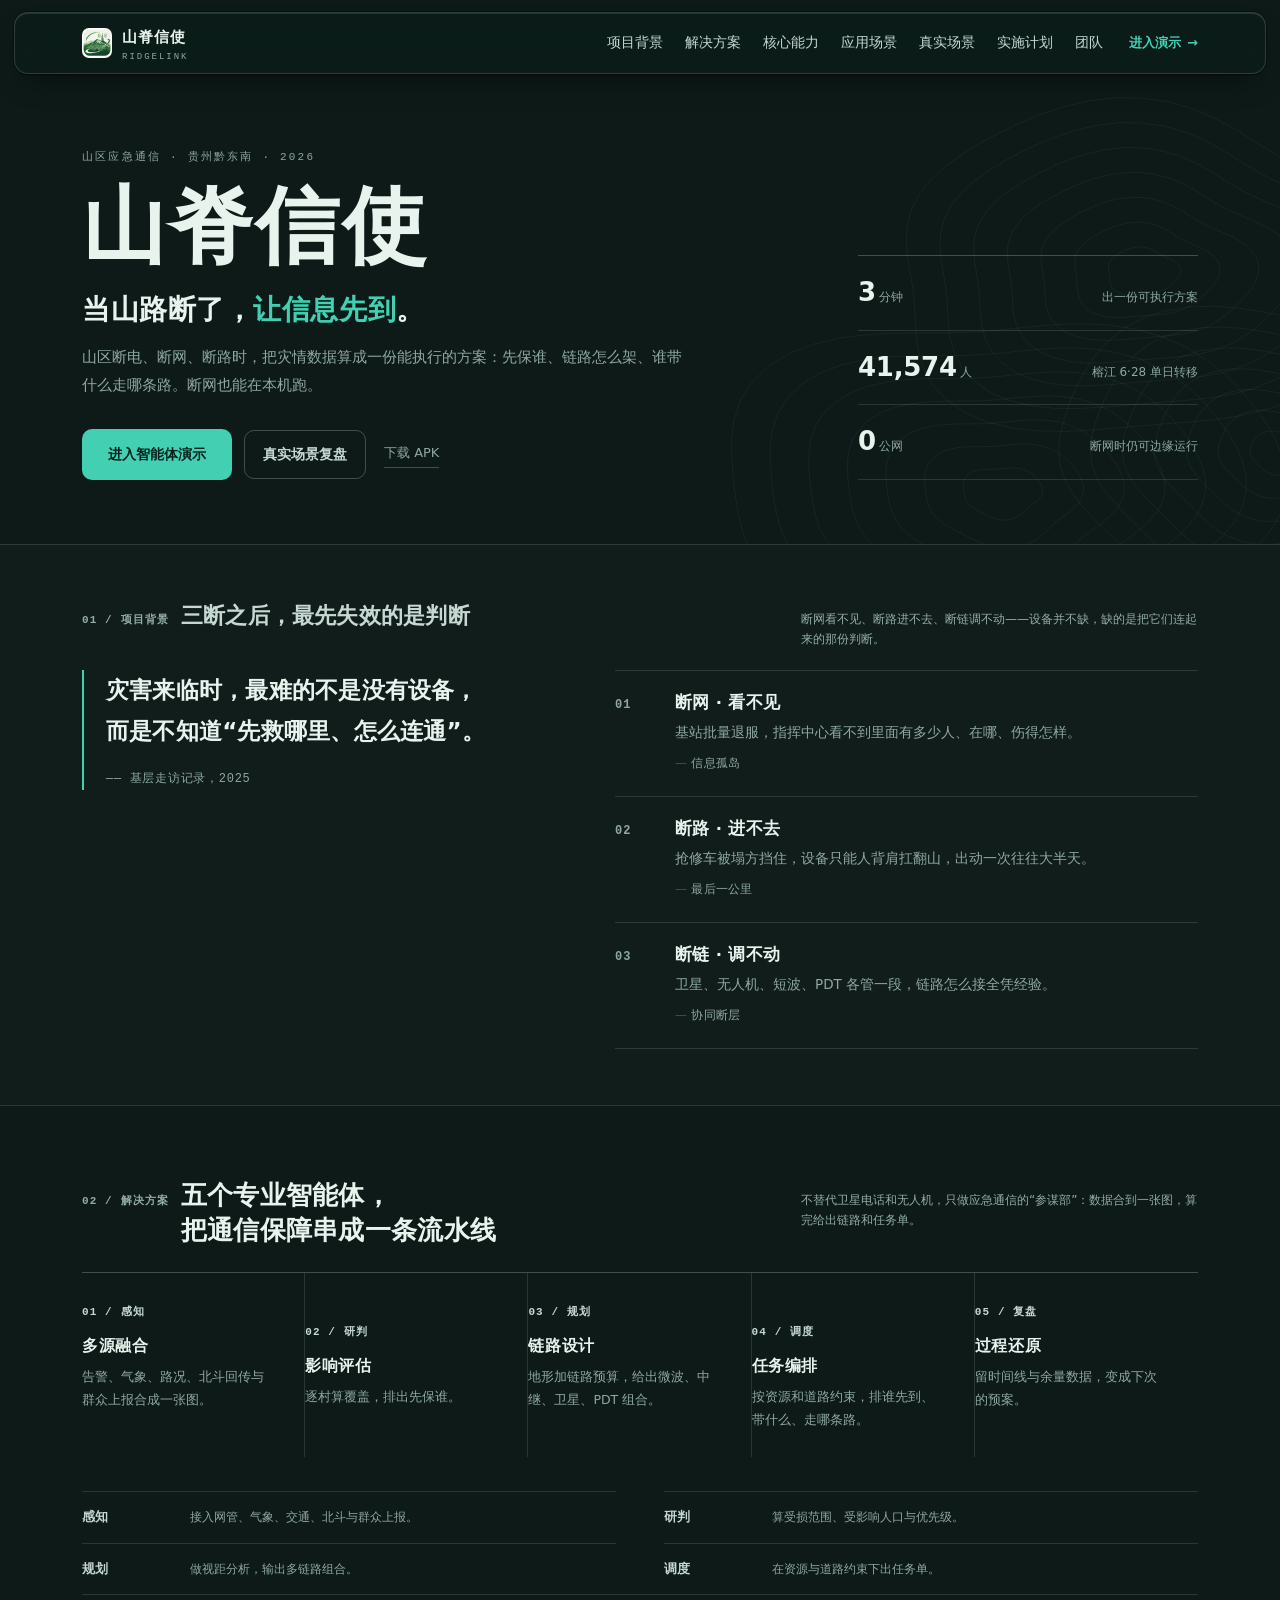
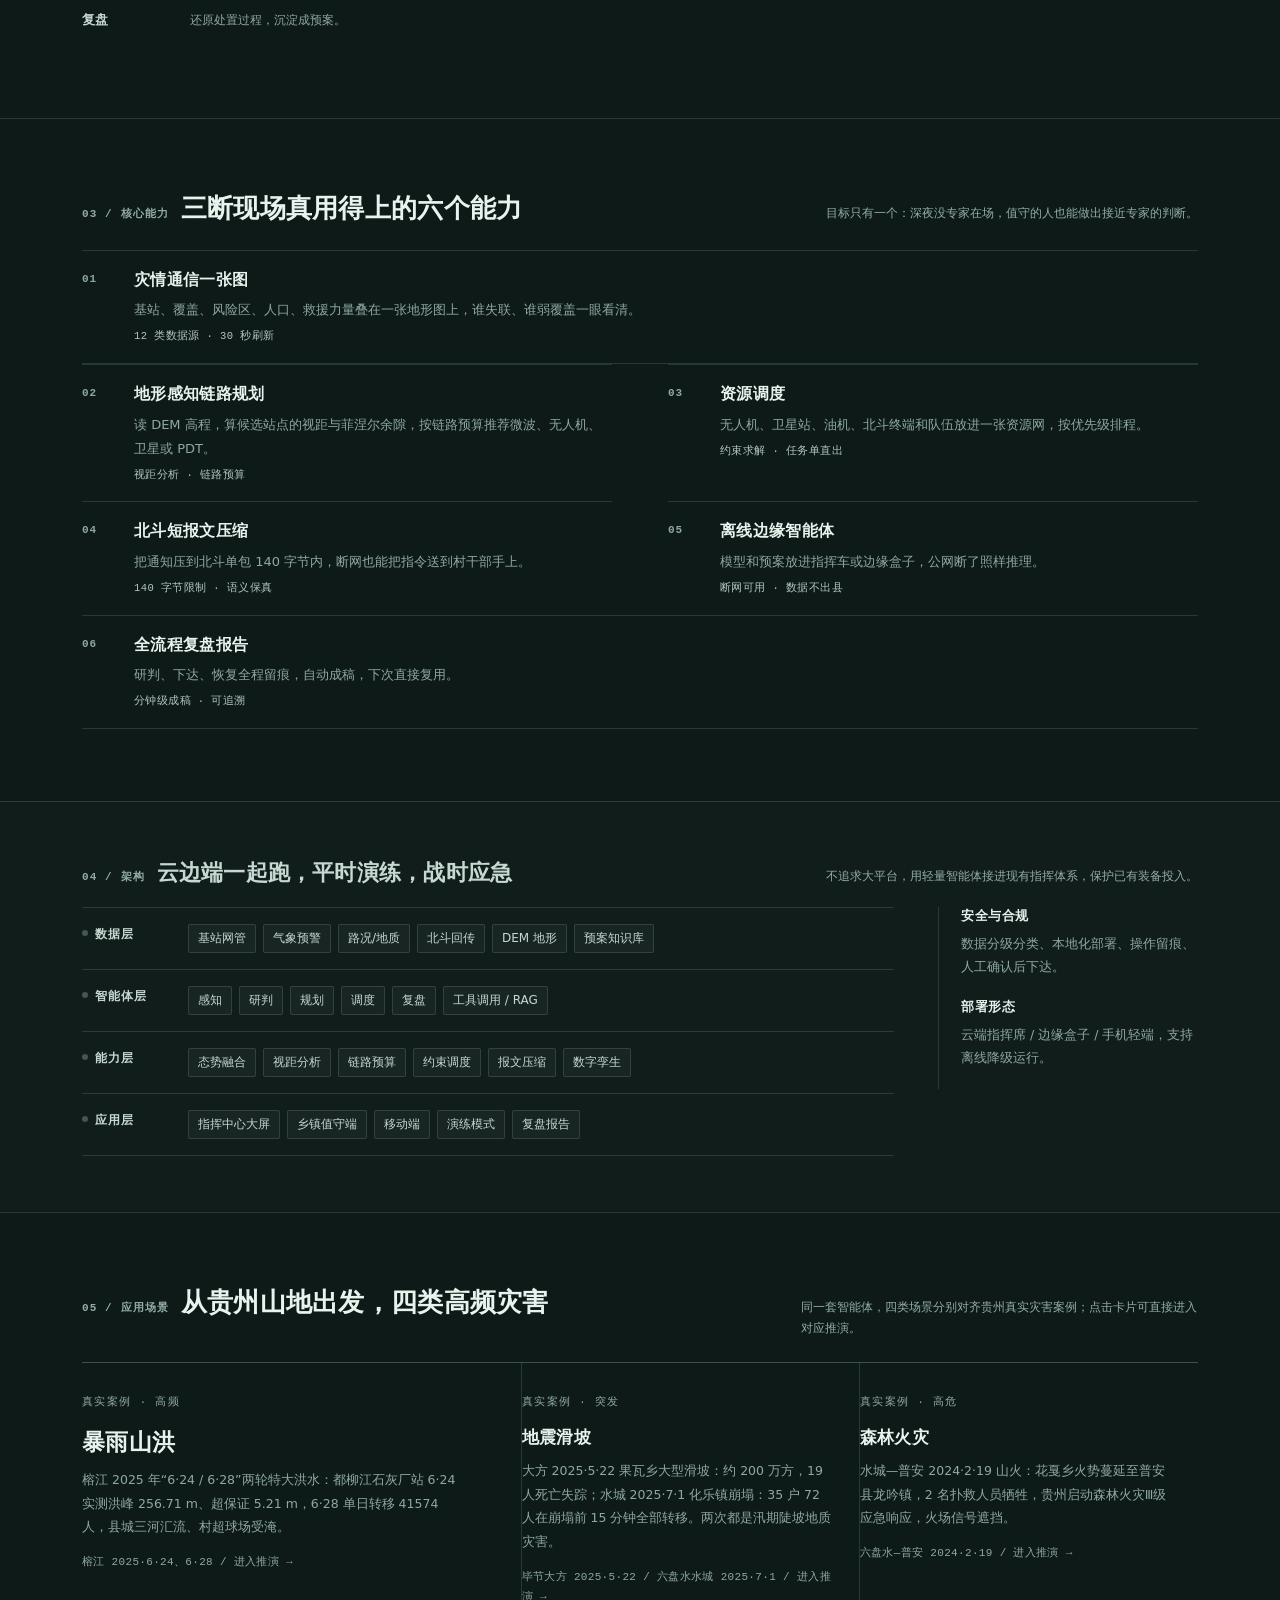
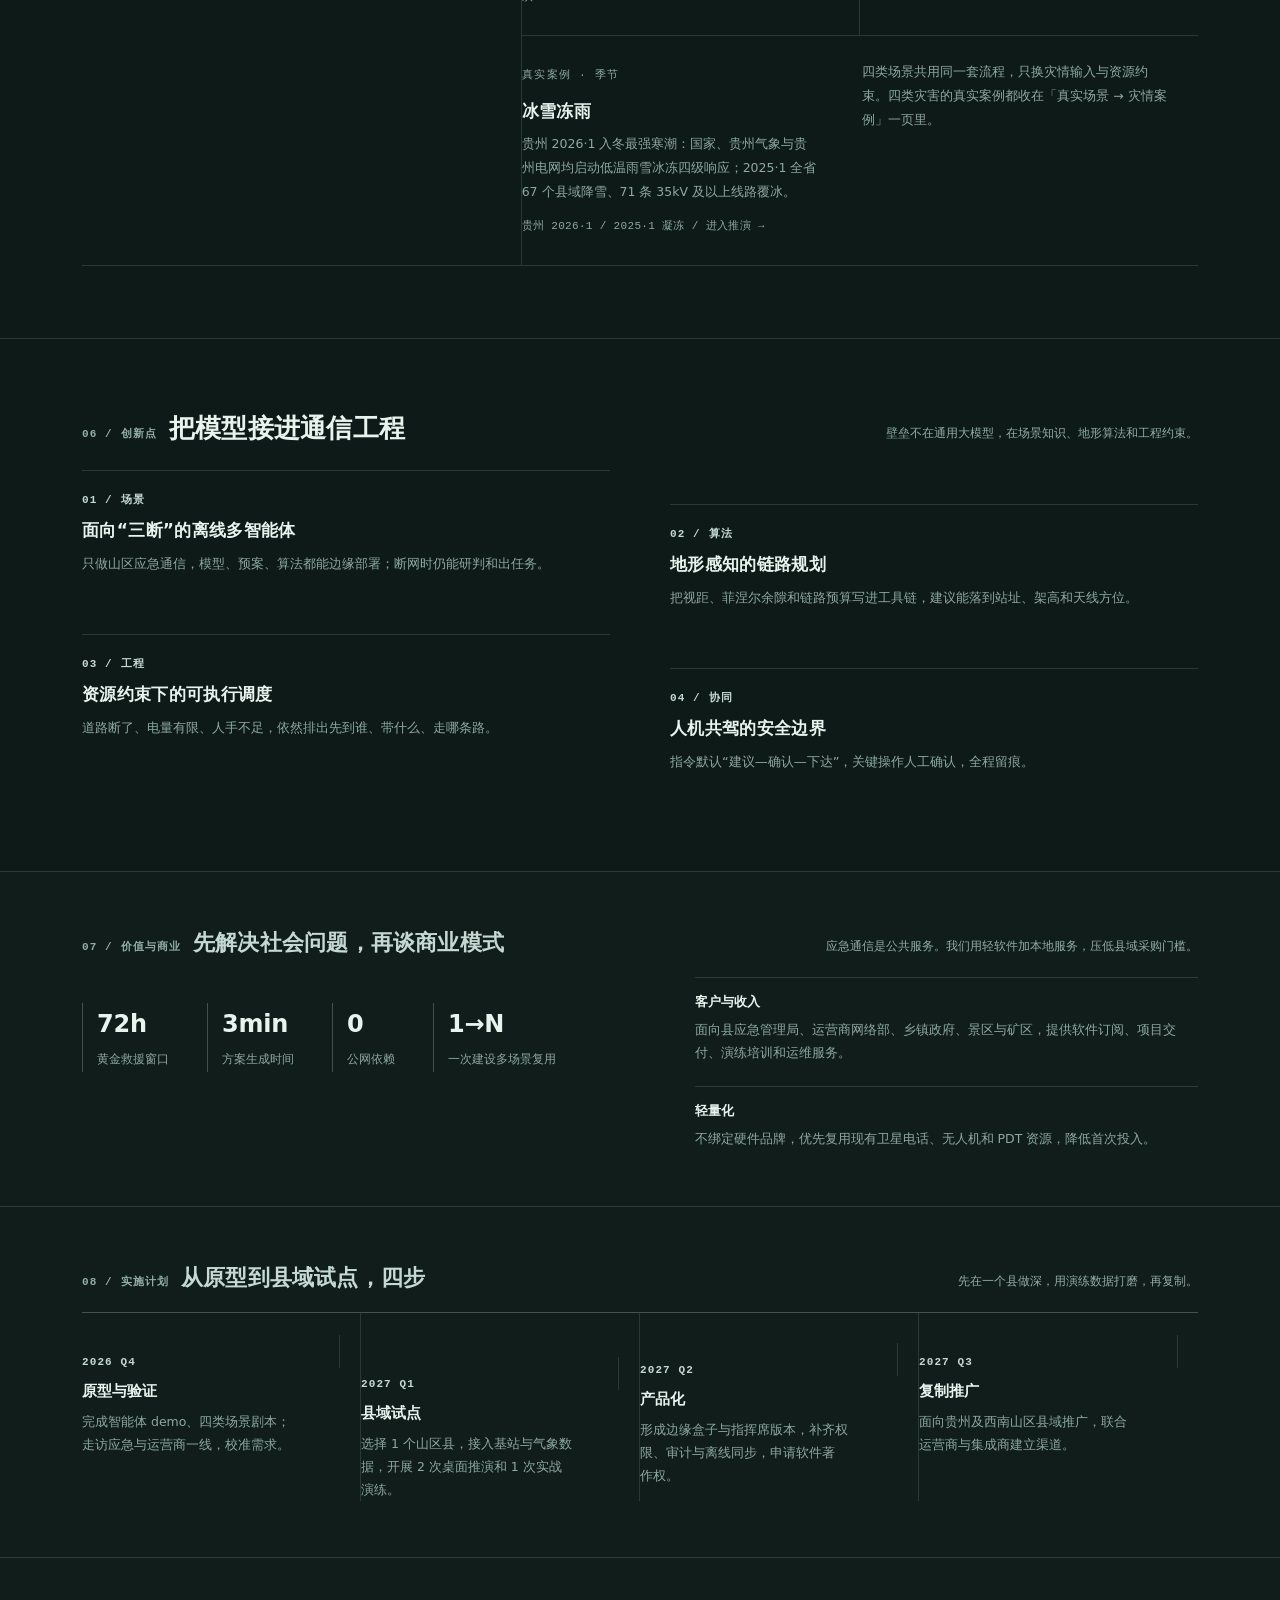
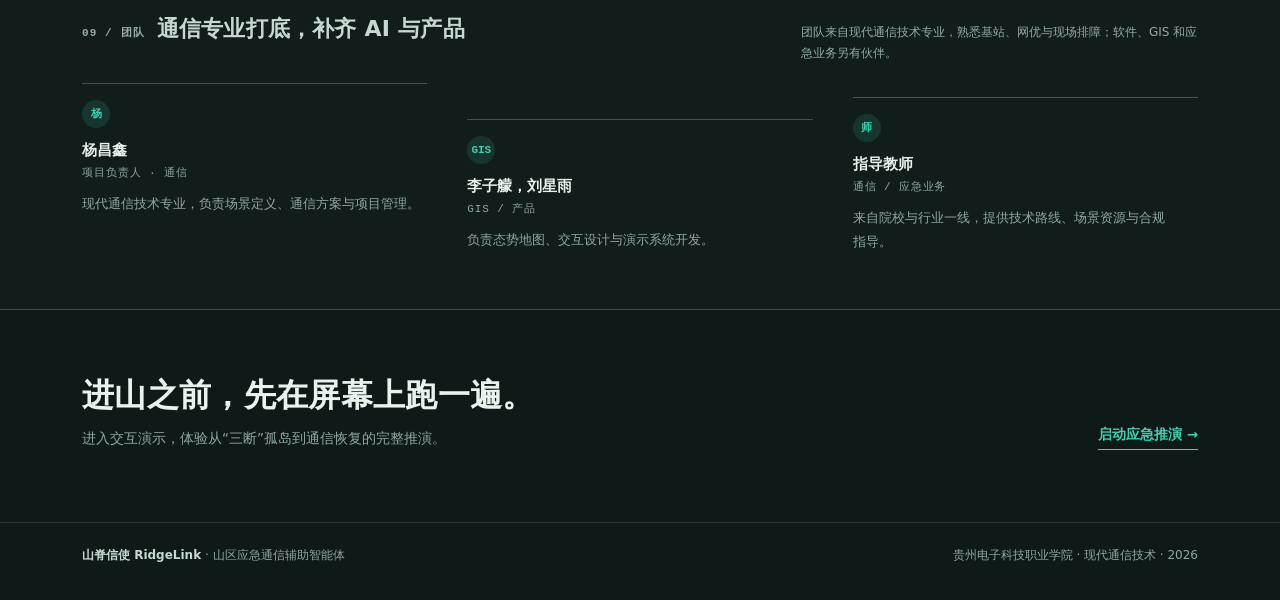
<file: index.html>
<!DOCTYPE html>
<html lang="zh-CN">
<head>
<meta charset="UTF-8">
<meta name="viewport" content="width=device-width, initial-scale=1.0, viewport-fit=cover">
<meta name="theme-color" content="#ffffff">
<meta name="description" content="山脊信使 RidgeLink：面向山区“断电、断网、断路”场景的应急通信辅助智能体，用 DEM 视距、菲涅尔余隙与链路预算，把灾情数据变成可执行的通信保障方案。">
<meta name="apple-mobile-web-app-capable" content="yes">
<meta name="apple-mobile-web-app-status-bar-style" content="black">
<meta name="apple-mobile-web-app-title" content="山脊信使">
<link rel="manifest" href="manifest.webmanifest">
<link rel="apple-touch-icon" href="icon-180.png">
<link rel="icon" type="image/png" href="icon-192.png">
<title>山脊信使 RidgeLink · 山区应急通信辅助智能体</title>
<link rel="stylesheet" href="ui/ridgelink.css">
<script>
/* 手机 App 外壳：只在窄屏 + 触摸设备上加载 ui/app.css、ui/app.js；桌面不受影响 */
(function(){
  var mq = window.matchMedia('(max-width: 900px)');
  if (!mq.matches) return;
  var l = document.createElement('link');
  l.rel = 'stylesheet'; l.href = 'ui/app.css';
  document.head.appendChild(l);
  var s = document.createElement('script');
  s.src = 'ui/app.js'; s.defer = true;
  document.head.appendChild(s);
})();
</script>

<style>
  :root{
    --ink:#e8f3ee;
    --ink-2:#c6d8d2;
    --muted:#8fa8a0;
    --line:rgba(206,236,226,.14);
    --line-2:rgba(206,236,226,.26);
    --accent:#43d0b2;
    --accent-soft:rgba(67,208,178,.14);
    --warn:#d8a06a;
    --bg:#0d1a17;
    --paper:#13211d;
    --mono:ui-monospace,"SFMono-Regular",Consolas,"Liberation Mono",monospace;
  }
  *{box-sizing:border-box}
  html{-webkit-text-size-adjust:100%}
  body{
    margin:0;background:var(--bg);color:var(--ink);
    font-family:"PingFang SC","Microsoft YaHei","Noto Sans SC",system-ui,-apple-system,sans-serif;
    font-size:15px;line-height:1.75;-webkit-font-smoothing:antialiased;
  }
  a{color:inherit;text-decoration:none}
  h1,h2,h3{text-wrap:balance}
  p,blockquote{text-wrap:pretty}
  .wrap{max-width:1180px;margin:0 auto;padding:0 32px}

  /* ---------- nav ---------- */
  .nav{
    position:fixed;top:12px;left:14px;right:14px;z-index:40;
    background:rgba(15,30,26,.55);
    -webkit-backdrop-filter:blur(26px) saturate(180%);
    backdrop-filter:blur(26px) saturate(180%);
    border:1px solid rgba(214,244,236,.16);
    border-radius:14px;
    box-shadow:
      0 0 0 1px rgba(0,0,0,.35),
      0 2px 4px -2px rgba(0,0,0,.4),
      0 14px 30px -14px rgba(0,0,0,.55),
      inset 0 1px 0 rgba(214,244,236,.12);
    transition:background .35s ease,box-shadow .35s ease;
  }
  .nav.is-scrolled{background:rgba(15,30,26,.82);box-shadow:0 0 0 1px rgba(0,0,0,.35), 0 14px 30px -14px rgba(0,0,0,.55), inset 0 1px 0 rgba(214,244,236,.12)}
  .nav-in{
    max-width:1180px;margin:0 auto;padding:0 32px;height:60px;
    display:flex;align-items:center;gap:26px;
  }
  .brand{display:flex;align-items:center;gap:10px;font-weight:700;letter-spacing:.06em;flex:none}
  .brand img{width:30px;height:30px;border-radius:7px;display:block}
  .brand small{display:block;font:500 9px/1 var(--mono);letter-spacing:.22em;color:var(--muted);margin-top:3px}
  .links{display:flex;gap:22px;font-size:13.5px;color:var(--ink-2);margin-left:auto}
  .links a{position:relative;padding:4px 0;transition:color .18s}
  .links a:hover{color:var(--ink)}
  .links a:hover::after{width:100%}
  .links a::after{content:"";position:absolute;left:0;bottom:0;height:1px;width:0;background:var(--ink);transition:width .2s}
  .nav-go{display:inline-flex;align-items:center;gap:6px;font-size:13px;font-weight:600;color:var(--accent);flex:none}
  .nav-go em{font-style:normal;transition:transform .2s}
  .nav-go:hover em{transform:translateX(3px)}

  /* ---------- hero：一个主张 + 一条主行动 ---------- */
  .hero{position:relative;padding:150px 0 64px;overflow:hidden}
  .hero-contours{position:absolute;right:-8%;top:4%;width:760px;max-width:70vw;opacity:.45;pointer-events:none}
  .hero-contours svg{width:100%;height:auto}
  .hero-grid{position:relative;display:grid;grid-template-columns:minmax(0,1fr) minmax(0,340px);gap:64px;align-items:end}
  .eyebrow{font:500 11px/1.4 var(--mono);letter-spacing:.2em;color:var(--muted);margin-bottom:20px}
  h1{
    font-size:clamp(46px,6.6vw,84px);line-height:.98;letter-spacing:.03em;font-weight:800;
    margin:0;color:var(--ink);
  }
  .hero-sub{font-size:clamp(20px,2.4vw,28px);margin:22px 0 0;letter-spacing:.02em;font-weight:700;line-height:1.4}
  .hero-sub em{font-style:normal;color:var(--accent)}
  .hero-desc{max-width:600px;margin:14px 0 0;color:var(--muted);font-size:14.5px;line-height:1.95}
  .hero-actions{display:flex;align-items:center;flex-wrap:wrap;gap:12px;margin-top:30px}
  .btn-solid{
    display:inline-flex;align-items:center;gap:8px;padding:13px 26px;background:var(--accent);color:#06201b;
    font-size:14px;font-weight:700;border-radius:10px;transition:background .2s,transform .2s;
  }
  .btn-solid:hover{transform:translateY(-1px);background:#54dcc0}
  .btn-ghost{
    display:inline-flex;align-items:center;gap:7px;padding:12px 18px;border-radius:10px;
    border:1px solid var(--line-2);color:var(--ink-2);font-size:13.5px;font-weight:600;
    transition:border-color .2s,color .2s;
  }
  .btn-ghost:hover{border-color:var(--accent);color:var(--accent)}
  .link-more{font-size:13px;color:var(--muted);border-bottom:1px solid var(--line-2);padding-bottom:2px;margin-left:6px}
  .link-more:hover{border-color:var(--accent);color:var(--accent)}
  /* 右侧指标：竖排三行，去掉原来第四条重复信息 */
  .hero-facts{border-top:1px solid var(--line-2);align-self:end}
  .fact{display:flex;align-items:baseline;justify-content:space-between;gap:14px;
    padding:14px 0;border-bottom:1px solid var(--line)}
  .fact b{font-size:26px;font-weight:700;letter-spacing:-.01em;font-variant-numeric:tabular-nums}
  .fact b small{font-size:12px;font-weight:500;color:var(--muted);margin-left:3px;letter-spacing:0}
  .fact span{font-size:12px;color:var(--muted);text-align:right;line-height:1.5;max-width:170px}

  /* ---------- section shell：主区 vs 次要区 ---------- */
  .sec{padding:72px 0;border-top:1px solid var(--line)}
  /* 次要区块（背景/架构/价值/计划/团队）压低对比度，让主区更突出 */
  .sec.sec-dim{padding:56px 0;background:rgba(255,255,255,.012)}
  .sec.sec-dim h2{font-size:clamp(18px,2vw,22px);color:var(--ink-2)}
  .sec.sec-dim .ui-sechead{margin-bottom:20px}
  .ui-sechead h2{font-size:var(--ui-fs-h2);max-width:760px}
  .sec.sec-dim .ui-sechead h2{font-size:clamp(18px,2vw,22px)}
  .ui-sechead .ui-h{flex:1 1 auto}
  .h2-note{font-size:13px;color:var(--muted);max-width:560px}

  /* ---------- pain ---------- */
  .pain-grid{display:grid;grid-template-columns:minmax(0,.9fr) minmax(0,1.1fr);gap:56px}
  .pull{
    margin:0;padding:0 0 0 22px;border-left:2px solid var(--accent);
    font-size:clamp(18px,2vw,23px);line-height:1.8;font-weight:600;letter-spacing:.01em;align-self:start;text-wrap:balance;
  }
  .pull cite{display:block;margin-top:18px;font:500 12px/1.6 var(--mono);font-style:normal;color:var(--muted);letter-spacing:.06em}
  .pain-list{list-style:none;margin:0;padding:0}
  .pain-list li{display:grid;grid-template-columns:44px minmax(0,1fr);gap:16px;
    padding:20px 0;border-top:1px solid var(--line)}
  .pain-list li:last-child{border-bottom:1px solid var(--line)}
  .pain-list .no{font:600 12px/1.8 var(--mono);color:var(--muted);letter-spacing:.08em;padding-top:4px}
  .pain-list h3{margin:0 0 5px;font-size:16.5px;letter-spacing:.02em}
  .pain-list p{margin:0;color:var(--muted);font-size:13.5px;line-height:1.85}
  .pain-list .tag{display:inline-block;margin-top:8px;font-size:12px;color:var(--muted);letter-spacing:.02em}
  .pain-list .tag::before{content:"— ";color:var(--line-2)}

  /* ---------- solution ---------- */
  .flow{display:grid;grid-template-columns:repeat(5,minmax(0,1fr));gap:0;margin-top:6px;border-top:1px solid var(--line-2)}
  .step{padding:24px 18px 26px 0;border-right:1px solid var(--line);position:relative}
  .step:last-child{border-right:0}
  .step:nth-child(even){padding-top:44px}
  .step .idx{font:600 11px/1 var(--mono);color:var(--ink-2);letter-spacing:.1em}
  .step h4{margin:12px 0 8px;font-size:15.5px;letter-spacing:.04em}
  .step p{margin:0;font-size:12.5px;line-height:1.8;color:var(--muted);max-width:190px}
  .agents{display:grid;grid-template-columns:repeat(2,minmax(0,1fr));gap:0 48px;margin-top:44px}
  .agent{display:grid;grid-template-columns:96px minmax(0,1fr);gap:12px;padding:14px 0;border-top:1px solid var(--line);align-items:baseline}
  .agent b{font-size:13.5px;font-weight:600}
  .agent span{font-size:12.5px;color:var(--muted);line-height:1.8}

  /* ---------- capability ---------- */
  .cap-list{display:grid;grid-template-columns:repeat(2,minmax(0,1fr));gap:0 56px}
  .cap{display:grid;grid-template-columns:38px minmax(0,1fr);gap:14px;padding:22px 0;border-top:1px solid var(--line)}
  .cap .no{font:600 11px/1.9 var(--mono);color:var(--muted);letter-spacing:.08em}
  .cap h3{margin:0 0 6px;font-size:16px;letter-spacing:.02em}
  .cap p{margin:0;font-size:13px;color:var(--muted);line-height:1.85;max-width:420px}
  .cap .metric{font:500 11px/1.6 var(--mono);color:var(--muted);margin-top:8px;letter-spacing:.04em}
  .cap.double,.cap-list .cap:last-child{grid-column:1 / -1;border-bottom:1px solid var(--line)}
  .cap.double p{max-width:640px}

  /* ---------- architecture ---------- */
  .arch{display:grid;grid-template-columns:minmax(0,1fr) 260px;gap:44px;align-items:start}
  .layer{display:grid;grid-template-columns:88px minmax(0,1fr);gap:18px;padding:16px 0;border-top:1px solid var(--line)}
  .layer:last-child{border-bottom:1px solid var(--line)}
  .layer .lname{font:600 12px/1.9 var(--mono);letter-spacing:.08em;color:var(--ink-2)}
  .layer .lname i{display:inline-block;width:6px;height:6px;border-radius:50%;background:var(--ink-2);opacity:.3;margin-right:7px;vertical-align:2px}
  .chips{display:flex;flex-wrap:wrap;gap:7px}
  .chip{font-size:12px;color:var(--ink-2);border:1px solid var(--line);padding:3px 9px;border-radius:2px;background:rgba(214,244,236,.04)}
  .arch-side{border-left:1px solid var(--line);padding-left:22px}
  .arch-side h4{margin:0 0 6px;font-size:12.5px;letter-spacing:.04em}
  .arch-side p{margin:0 0 20px;font-size:12.5px;color:var(--muted);line-height:1.85}

  /* ---------- scenarios ---------- */
  .scenes{display:grid;grid-template-columns:1.3fr 1fr 1fr;grid-template-areas:"a b c" "a d d";gap:0;border-top:1px solid var(--line-2)}
  .scene{padding:24px 24px 28px 0;border-bottom:1px solid var(--line);border-right:1px solid var(--line);position:relative;display:block;color:inherit;text-decoration:none;transition:background .2s}
  .scene:hover{background:rgba(46,230,197,.03)}
  .scene:hover h3{color:var(--teal)}
  .scene-a{grid-area:a;padding-right:34px;border-right:1px solid var(--line)}
  .scene-b{grid-area:b}
  .scene-c{grid-area:c;border-right:0}
  .scene-d{grid-area:d;border-right:0;display:grid;grid-template-columns:minmax(0,1fr) minmax(0,1.05fr);column-gap:44px;align-items:start}
  .scene-note{margin:26px 0 0;font-size:12.5px;line-height:1.95;color:var(--muted);max-width:360px}
  .scene .tag{font:500 10.5px/1 var(--mono);letter-spacing:.14em;color:var(--muted)}
  .scene h3{margin:12px 0 8px;font-size:19px;letter-spacing:.02em}
  .scene-a h3{font-size:26px}
  .scene p{margin:0;font-size:12.5px;color:var(--muted);line-height:1.9;max-width:340px}
  .scene-a p{max-width:380px}
  .scene .meta{font:500 11px/1.8 var(--mono);color:var(--muted);margin-top:14px;letter-spacing:.03em}

  /* ---------- innovation ---------- */
  .inno{display:grid;grid-template-columns:repeat(2,minmax(0,1fr));gap:0 60px}
  .inno article{padding:24px 0;border-top:1px solid var(--line)}
  .inno article:nth-child(2n){margin-top:34px}
  .inno .n{font:600 11px/1 var(--mono);color:var(--ink-2);letter-spacing:.1em;margin-bottom:12px}
  .inno h3{margin:0 0 8px;font-size:17px;letter-spacing:.02em;line-height:1.5}
  .inno p{margin:0;font-size:13px;color:var(--muted);line-height:1.9}

  /* ---------- value ---------- */
  .value{display:grid;grid-template-columns:minmax(0,1.05fr) minmax(0,.95fr);gap:56px}
  .value-key{display:flex;gap:38px;flex-wrap:wrap;margin:26px 0 0}
  .value-key div{border-left:1px solid var(--line-2);padding-left:14px}
  .value-key b{display:block;font-size:24px;font-weight:700;letter-spacing:-.01em}
  .value-key span{font-size:11.5px;color:var(--muted)}
  .value-side{display:grid;gap:22px;align-content:start}
  .vnote{border-top:1px solid var(--line);padding-top:14px}
  .vnote h4{margin:0 0 6px;font-size:13px}
  .vnote p{margin:0;font-size:12.5px;color:var(--muted);line-height:1.85}

  /* ---------- roadmap ---------- */
  .road{display:grid;grid-template-columns:repeat(4,minmax(0,1fr));gap:0;border-top:1px solid var(--line-2);margin-top:8px}
  .road div{padding:22px 20px 0 0;border-right:1px solid var(--line)}
  .road div:last-child{border-right:0}
  .road .t{font:600 11px/1 var(--mono);color:var(--accent);letter-spacing:.1em}
  .road h4{margin:12px 0 7px;font-size:15px}
  .road p{margin:0;font-size:12.5px;color:var(--muted);line-height:1.85;max-width:220px}
  .road div:nth-child(2){padding-top:44px}
  .road div:nth-child(3){padding-top:30px}

  /* ---------- team ---------- */
  .team{display:grid;grid-template-columns:repeat(3,minmax(0,1fr));gap:40px}
  .person{border-top:1px solid var(--line-2);padding-top:16px}
  .person:nth-child(2){margin-top:36px}
  .person:nth-child(3){margin-top:14px}
  .person .av{width:34px;height:34px;border-radius:50%;background:var(--accent-soft);color:var(--accent);
    display:grid;place-items:center;font:700 12px/1 var(--mono);margin-bottom:12px}
  .person h4{margin:0 0 3px;font-size:15.5px}
  .person .role{font:500 11px/1.6 var(--mono);letter-spacing:.08em;color:var(--muted)}
  .person p{margin:10px 0 0;font-size:12.5px;color:var(--muted);line-height:1.85}

  /* ---------- cta / footer ---------- */
  .cta{border-top:1px solid var(--line-2);padding:64px 0 72px}
  .cta-in{display:flex;align-items:flex-end;justify-content:space-between;gap:40px;flex-wrap:wrap}
  .cta h2{margin:0 0 10px;font-size:clamp(23px,2.6vw,32px)}
  .cta p{margin:0;color:var(--muted);font-size:13.5px}
  .cta .go{font-size:13.5px;font-weight:600;color:var(--accent);border-bottom:1px solid currentColor;padding-bottom:3px;white-space:nowrap}
  footer{border-top:1px solid var(--line);padding:22px 0 34px}
  .foot-in{display:flex;justify-content:space-between;gap:16px;flex-wrap:wrap;color:var(--muted);font-size:12px}
  .foot-in b{color:var(--ink-2);font-weight:600}

  /* ---------- reveal ---------- */
  .reveal{opacity:0;transform:translateY(14px);transition:opacity .7s ease,transform .7s ease}
  .reveal.in{opacity:1;transform:none}
  @media (prefers-reduced-motion:reduce){.reveal{opacity:1;transform:none;transition:none}}

  /* ---------- responsive ---------- */
  @media(max-width:980px){
    .nav-in{padding:0 16px;gap:14px}
    .nav{top:8px;left:8px;right:8px;border-radius:12px}
    .links{display:none}
    .wrap{padding:0 20px}
    .hero{padding:120px 0 56px}
    .hero-grid{grid-template-columns:1fr;gap:34px}
    .hero-contours{display:none}
    .fact span{max-width:none;text-align:left}
    .fact{grid-template-columns:auto 1fr;gap:12px;align-items:baseline}
    .pain-grid,.value,.arch{grid-template-columns:1fr;gap:34px}
    .arch-side{border-left:0;padding-left:0;border-top:1px solid var(--line);padding-top:18px}
    .flow{grid-template-columns:repeat(2,minmax(0,1fr));gap:0}
    .step:nth-child(even){padding-top:24px}
    .step{border-right:0;border-bottom:1px solid var(--line)}
    .agents,.cap-list,.inno{grid-template-columns:1fr;gap:0}
    .inno article:nth-child(2n){margin-top:0}
    .scenes{grid-template-columns:1fr;grid-template-areas:"a" "b" "c" "d"}
    .scene,.scene-c{border-right:0}
    .scenes-note{margin-top:10px}
    .road{grid-template-columns:1fr 1fr}
    .road div{padding-top:22px !important;border-right:0;border-bottom:1px solid var(--line)}
    .team{grid-template-columns:1fr;gap:22px}
    .person:nth-child(2),.person:nth-child(3){margin-top:0}
    .sec{padding:60px 0}
  }
  @media(max-width:560px){
    h1{font-size:44px}
    .hero-actions{gap:14px}
    .btn-solid{width:100%;justify-content:center}
    .fact b{font-size:22px}
  }
  /* ---------- 层级收口：次要区块不再抢视觉重量 ---------- */
  /* 次要区块的条目统一降到"标题 15px + 一行说明"，去掉重复的第三行小字 */
  .sec.sec-dim .inno article{padding:18px 0}
  .sec.sec-dim .inno h3{font-size:15px}
  .sec.sec-dim .inno p,.sec.sec-dim .team p,.sec.sec-dim .road p,.sec.sec-dim .arch-side p,.sec.sec-dim .vnote p{font-size:12.5px;line-height:1.85}
  .sec.sec-dim .road .t{color:var(--ink-2)}
  .sec.sec-dim .person .av{width:28px;height:28px;font-size:11px}
  .sec.sec-dim .person h4{font-size:14.5px}
  /* 能力条目：编号与标题同一行，说明一行，指标做行尾标注 */
  .cap{padding:18px 0}
  .cap h3{font-size:15.5px}
  .cap p{max-width:520px}
  .cap .metric{margin-top:6px;font-size:10.5px;color:var(--ink-2);opacity:.9}
  /* 场景卡片：主卡（暴雨山洪）字号最大，其余次级 */
  .scene h3{font-size:17px}
  .scene-a h3{font-size:23px}
  /* 第二排"感知/研判/规划/调度/复盘"与上方流程重复，降为字典式小字 */
  .agents{margin-top:34px}
  .agent b{font-size:12.5px;color:var(--ink-2)}
  .agent span{font-size:12px}

  /* ---------- 手机端（≤560）：每屏只推一件事 ---------- */
  @media(max-width:560px){
    .wrap{padding:0 18px}
    /* 首屏：主按钮独占一行，两个次级入口并排，文字链收到最后一行 */
    .hero{padding:104px 0 40px}
    .hero-sub{font-size:19px;margin-top:16px}
    .hero-desc{font-size:13.5px;line-height:1.85;margin-top:10px}
    .hero-actions{gap:10px;margin-top:24px}
    .hero-actions .btn-solid{flex:1 1 100%}
    .hero-actions .btn-ghost{flex:1 1 auto;justify-content:center}
    .hero-actions .link-more{margin-left:0;font-size:12px;min-height:44px;display:inline-flex;align-items:center}
    .nav-go{min-height:44px;display:inline-flex;align-items:center}
    /* 指标条：三行改成三列，省一屏高度 */
    .hero-facts{display:block;border-top:1px solid var(--line-2)}
    .fact{display:grid;grid-template-columns:auto 1fr;align-items:baseline;gap:10px;padding:11px 0;border-bottom:1px solid var(--line)}
    .fact b{white-space:nowrap}
    .fact b{font-size:20px}
    .fact span{max-width:none;text-align:left;margin-top:4px;font-size:11.5px}
    /* 区块：编号与标题同行，副标题紧跟，不再各占一行 */
    .ui-sechead{margin-bottom:16px;gap:6px}
    .ui-sechead .ui-h{gap:8px}
    .ui-sechead h2{font-size:19px}
    .ui-sechead .ui-sub{font-size:12px;max-width:none}
    .sec{padding:44px 0}
    .sec.sec-dim{padding:36px 0}
    /* 项目背景：引用语和三条痛点都压缩 */
    .pull{font-size:16px;line-height:1.7;padding-left:16px}
    .pain-list li{padding:16px 0;grid-template-columns:30px minmax(0,1fr);gap:10px}
    .pain-list h3{font-size:15px}
    /* 场景区：四张卡收成"主卡 + 三条一行式" */
    .scene{padding:18px 0;border-right:0}
    .scene-a h3{font-size:20px}
    .scene h3{font-size:15.5px;margin:8px 0 6px}
    .scene .meta{margin-top:10px;font-size:10.5px}
    .scene-d{display:block}
    .scene-note{margin-top:12px}
    /* CTA */
    .cta{padding:44px 0 48px}
    .cta .go{display:block;text-align:center;padding:12px;border:1px solid var(--accent);border-radius:10px;margin-top:8px}
  }

</style>
</head>
<body data-rl-page="index">

<header class="nav">
  <div class="nav-in">
    <a class="brand" href="#top">
      <img src="icon-192.png" alt="山脊信使">
      <span>山脊信使<small>RIDGELINK</small></span>
    </a>
    <nav class="links">
      <a href="#pain">项目背景</a>
      <a href="#solution">解决方案</a>
      <a href="#capability">核心能力</a>
      <a href="#scenario">应用场景</a>
      <a href="scene.html">真实场景</a>
      <a href="#plan">实施计划</a>
      <a href="#team">团队</a>
    </nav>
    <a class="nav-go" href="demo.html">进入演示 <em>→</em></a>
  </div>
</header>

<section class="hero" id="top">
    <div class="hero-contours" aria-hidden="true"><svg viewBox="0 0 760 620"><g id="heroContours"></g></svg></div>
  <div class="wrap">
    <div class="eyebrow">山区应急通信 · 贵州黔东南 · 2026</div>
    <div class="hero-grid">
      <div>
        <h1>山脊信使</h1>
        <p class="hero-sub">当山路断了，<em>让信息先到</em>。</p>
        <p class="hero-desc">山区断电、断网、断路时，把灾情数据算成一份能执行的方案：先保谁、链路怎么架、谁带什么走哪条路。断网也能在本机跑。</p>
        <div class="hero-actions">
          <a class="btn-solid" href="demo.html">进入智能体演示</a>
          <a class="btn-ghost" href="scene.html">真实场景复盘</a>
          <a class="link-more" href="download/RidgeLink-2.2.apk?v=2.2" download title="约 1.3 MB · 安装后无需电脑、无需网络">下载 APK</a>
          <button class="link-more" id="btnInstall" type="button" hidden style="background:none;border:0;border-bottom:1px solid var(--line-2);padding:0 0 2px;cursor:pointer;font-family:inherit;font-size:13px">添加到主屏幕</button>
        </div>
      </div>
      <aside class="hero-facts">
        <div class="fact"><b>3<small>分钟</small></b><span>出一份可执行方案</span></div>
        <div class="fact" title="据 2025-06-28 18 时公开报道"><b>41,574<small>人</small></b><span>榕江 6·28 单日转移</span></div>
        <div class="fact"><b>0<small>公网</small></b><span>断网时仍可边缘运行</span></div>
      </aside>
    </div>
  </div>
</section>

<main>
  <section class="sec sec-dim" id="pain">
    <div class="wrap">
      <div class="ui-sechead"><div class="ui-h"><span class="n">01 / 项目背景</span><h2>三断之后，最先失效的是判断</h2></div><p class="ui-sub">断网看不见、断路进不去、断链调不动——设备并不缺，缺的是把它们连起来的那份判断。</p></div>
      <div class="pain-grid">
        <blockquote class="pull reveal">
          灾害来临时，最难的不是没有设备，而是不知道“先救哪里、怎么连通”。
          <cite>—— 基层走访记录，2025</cite>
        </blockquote>
        <ol class="pain-list">
          <li class="reveal">
            <span class="no">01</span>
            <div>
              <h3>断网 · 看不见</h3>
              <p>基站批量退服，指挥中心看不到里面有多少人、在哪、伤得怎样。</p>
              <span class="tag">信息孤岛</span>
            </div>
          </li>
          <li class="reveal">
            <span class="no">02</span>
            <div>
              <h3>断路 · 进不去</h3>
              <p>抢修车被塌方挡住，设备只能人背肩扛翻山，出动一次往往大半天。</p>
              <span class="tag">最后一公里</span>
            </div>
          </li>
          <li class="reveal">
            <span class="no">03</span>
            <div>
              <h3>断链 · 调不动</h3>
              <p>卫星、无人机、短波、PDT 各管一段，链路怎么接全凭经验。</p>
              <span class="tag">协同断层</span>
            </div>
          </li>
        </ol>
      </div>
    </div>
  </section>

  <section class="sec" id="solution">
    <div class="wrap">
      <div class="ui-sechead"><div class="ui-h"><span class="n">02 / 解决方案</span><h2>五个专业智能体，<br>把通信保障串成一条流水线</h2></div><p class="ui-sub">不替代卫星电话和无人机，只做应急通信的“参谋部”：数据合到一张图，算完给出链路和任务单。</p></div>
      <div class="flow">
        <div class="step reveal"><span class="idx">01 / 感知</span><h4>多源融合</h4><p>告警、气象、路况、北斗回传与群众上报合成一张图。</p></div>
        <div class="step reveal"><span class="idx">02 / 研判</span><h4>影响评估</h4><p>逐村算覆盖，排出先保谁。</p></div>
        <div class="step reveal"><span class="idx">03 / 规划</span><h4>链路设计</h4><p>地形加链路预算，给出微波、中继、卫星、PDT 组合。</p></div>
        <div class="step reveal"><span class="idx">04 / 调度</span><h4>任务编排</h4><p>按资源和道路约束，排谁先到、带什么、走哪条路。</p></div>
        <div class="step reveal"><span class="idx">05 / 复盘</span><h4>过程还原</h4><p>留时间线与余量数据，变成下次的预案。</p></div>
      </div>
      <div class="agents">
        <div class="agent reveal"><b>感知</b><span>接入网管、气象、交通、北斗与群众上报。</span></div>
        <div class="agent reveal"><b>研判</b><span>算受损范围、受影响人口与优先级。</span></div>
        <div class="agent reveal"><b>规划</b><span>做视距分析，输出多链路组合。</span></div>
        <div class="agent reveal"><b>调度</b><span>在资源与道路约束下出任务单。</span></div>
        <div class="agent reveal" style="grid-column:1/-1"><b>复盘</b><span>还原处置过程，沉淀成预案。</span></div>
      </div>
    </div>
  </section>

  <section class="sec" id="capability">
    <div class="wrap">
      <div class="ui-sechead"><div class="ui-h"><span class="n">03 / 核心能力</span><h2>三断现场真用得上的六个能力</h2></div><p class="ui-sub">目标只有一个：深夜没专家在场，值守的人也能做出接近专家的判断。</p></div>
      <div class="cap-list">
        <div class="cap double reveal">
          <span class="no">01</span>
          <div>
            <h3>灾情通信一张图</h3>
            <p>基站、覆盖、风险区、人口、救援力量叠在一张地形图上，谁失联、谁弱覆盖一眼看清。</p>
            <div class="metric">12 类数据源 · 30 秒刷新</div>
          </div>
        </div>
        <div class="cap reveal">
          <span class="no">02</span>
          <div><h3>地形感知链路规划</h3><p>读 DEM 高程，算候选站点的视距与菲涅尔余隙，按链路预算推荐微波、无人机、卫星或 PDT。</p><div class="metric">视距分析 · 链路预算</div></div>
        </div>
        <div class="cap reveal">
          <span class="no">03</span>
          <div><h3>资源调度</h3><p>无人机、卫星站、油机、北斗终端和队伍放进一张资源网，按优先级排程。</p><div class="metric">约束求解 · 任务单直出</div></div>
        </div>
        <div class="cap reveal">
          <span class="no">04</span>
          <div><h3>北斗短报文压缩</h3><p>把通知压到北斗单包 140 字节内，断网也能把指令送到村干部手上。</p><div class="metric">140 字节限制 · 语义保真</div></div>
        </div>
        <div class="cap reveal">
          <span class="no">05</span>
          <div><h3>离线边缘智能体</h3><p>模型和预案放进指挥车或边缘盒子，公网断了照样推理。</p><div class="metric">断网可用 · 数据不出县</div></div>
        </div>
        <div class="cap reveal">
          <span class="no">06</span>
          <div><h3>全流程复盘报告</h3><p>研判、下达、恢复全程留痕，自动成稿，下次直接复用。</p><div class="metric">分钟级成稿 · 可追溯</div></div>
        </div>
      </div>
    </div>
  </section>

  <section class="sec sec-dim" id="architecture">
    <div class="wrap">
      <div class="ui-sechead"><div class="ui-h"><span class="n">04 / 架构</span><h2>云边端一起跑，平时演练，战时应急</h2></div><p class="ui-sub">不追求大平台，用轻量智能体接进现有指挥体系，保护已有装备投入。</p></div>
      <div class="arch">
        <div>
          <div class="layer" style="--c:#1668b8">
            <div class="lname"><i></i>数据层</div>
            <div class="chips"><span class="chip">基站网管</span><span class="chip">气象预警</span><span class="chip">路况/地质</span><span class="chip">北斗回传</span><span class="chip">DEM 地形</span><span class="chip">预案知识库</span></div>
          </div>
          <div class="layer" style="--c:#0b8f84">
            <div class="lname"><i></i>智能体层</div>
            <div class="chips"><span class="chip">感知</span><span class="chip">研判</span><span class="chip">规划</span><span class="chip">调度</span><span class="chip">复盘</span><span class="chip">工具调用 / RAG</span></div>
          </div>
          <div class="layer" style="--c:#bf6a10">
            <div class="lname"><i></i>能力层</div>
            <div class="chips"><span class="chip">态势融合</span><span class="chip">视距分析</span><span class="chip">链路预算</span><span class="chip">约束调度</span><span class="chip">报文压缩</span><span class="chip">数字孪生</span></div>
          </div>
          <div class="layer" style="--c:#6d4fd0">
            <div class="lname"><i></i>应用层</div>
            <div class="chips"><span class="chip">指挥中心大屏</span><span class="chip">乡镇值守端</span><span class="chip">移动端</span><span class="chip">演练模式</span><span class="chip">复盘报告</span></div>
          </div>
        </div>
        <div class="arch-side">
          <h4>安全与合规</h4>
          <p>数据分级分类、本地化部署、操作留痕、人工确认后下达。</p>
          <h4>部署形态</h4>
          <p>云端指挥席 / 边缘盒子 / 手机轻端，支持离线降级运行。</p>
        </div>
      </div>
    </div>
  </section>

  <section class="sec" id="scenario">
    <div class="wrap">
      <div class="ui-sechead"><div class="ui-h"><span class="n">05 / 应用场景</span><h2>从贵州山地出发，四类高频灾害</h2></div><p class="ui-sub">同一套智能体，四类场景分别对齐贵州真实灾害案例；点击卡片可直接进入对应推演。</p></div>
      <div class="scenes">
        <a class="scene scene-a reveal" href="demo.html?scene=flood">
          <span class="tag">真实案例 · 高频</span>
          <h3>暴雨山洪</h3>
          <p>榕江 2025 年“6·24 / 6·28”两轮特大洪水：都柳江石灰厂站 6·24 实测洪峰 256.71 m、超保证 5.21 m，6·28 单日转移 41574 人，县城三河汇流、村超球场受淹。</p>
          <div class="meta">榕江 2025·6·24、6·28 / 进入推演 →</div>
        </a>
        <a class="scene scene-b reveal" href="demo.html?scene=quake">
          <span class="tag">真实案例 · 突发</span>
          <h3>地震滑坡</h3>
          <p>大方 2025·5·22 果瓦乡大型滑坡：约 200 万方，19 人死亡失踪；水城 2025·7·1 化乐镇崩塌：35 户 72 人在崩塌前 15 分钟全部转移。两次都是汛期陡坡地质灾害。</p>
          <div class="meta">毕节大方 2025·5·22 / 六盘水水城 2025·7·1 / 进入推演 →</div>
        </a>
        <a class="scene scene-c reveal" href="demo.html?scene=fire">
          <span class="tag">真实案例 · 高危</span>
          <h3>森林火灾</h3>
          <p>水城—普安 2024·2·19 山火：花戛乡火势蔓延至普安县龙吟镇，2 名扑救人员牺牲，贵州启动森林火灾Ⅲ级应急响应，火场信号遮挡。</p>
          <div class="meta">六盘水—普安 2024·2·19 / 进入推演 →</div>
        </a>
        <a class="scene scene-d reveal" href="demo.html?scene=ice">
          <div>
            <span class="tag">真实案例 · 季节</span>
            <h3>冰雪冻雨</h3>
            <p>贵州 2026·1 入冬最强寒潮：国家、贵州气象与贵州电网均启动低温雨雪冰冻四级响应；2025·1 全省 67 个县域降雪、71 条 35kV 及以上线路覆冰。</p>
            <div class="meta">贵州 2026·1 / 2025·1 凝冻 / 进入推演 →</div>
          </div>
          <p class="scene-note">四类场景共用同一套流程，只换灾情输入与资源约束。四类灾害的真实案例都收在「真实场景 → 灾情案例」一页里。</p>
        </a>
      </div>
    </div>
  </section>

  <section class="sec" id="innovation">
    <div class="wrap">
      <div class="ui-sechead"><div class="ui-h"><span class="n">06 / 创新点</span><h2>把模型接进通信工程</h2></div><p class="ui-sub">壁垒不在通用大模型，在场景知识、地形算法和工程约束。</p></div>
      <div class="inno">
        <article class="reveal"><div class="n">01 / 场景</div><h3>面向“三断”的离线多智能体</h3><p>只做山区应急通信，模型、预案、算法都能边缘部署；断网时仍能研判和出任务。</p></article>
        <article class="reveal"><div class="n">02 / 算法</div><h3>地形感知的链路规划</h3><p>把视距、菲涅尔余隙和链路预算写进工具链，建议能落到站址、架高和天线方位。</p></article>
        <article class="reveal"><div class="n">03 / 工程</div><h3>资源约束下的可执行调度</h3><p>道路断了、电量有限、人手不足，依然排出先到谁、带什么、走哪条路。</p></article>
        <article class="reveal"><div class="n">04 / 协同</div><h3>人机共驾的安全边界</h3><p>指令默认“建议—确认—下达”，关键操作人工确认，全程留痕。</p></article>
      </div>
    </div>
  </section>

  <section class="sec sec-dim" id="value">
    <div class="wrap">
      <div class="ui-sechead"><div class="ui-h"><span class="n">07 / 价值与商业</span><h2>先解决社会问题，再谈商业模式</h2></div><p class="ui-sub">应急通信是公共服务。我们用轻软件加本地服务，压低县域采购门槛。</p></div>
      <div class="value">
        <div>
          <div class="value-key">
            <div><b>72h</b><span>黄金救援窗口</span></div>
            <div><b>3min</b><span>方案生成时间</span></div>
            <div><b>0</b><span>公网依赖</span></div>
            <div><b>1→N</b><span>一次建设多场景复用</span></div>
          </div>
        </div>
        <div class="value-side">
          <div class="vnote"><h4>客户与收入</h4><p>面向县应急管理局、运营商网络部、乡镇政府、景区与矿区，提供软件订阅、项目交付、演练培训和运维服务。</p></div>
          <div class="vnote"><h4>轻量化</h4><p>不绑定硬件品牌，优先复用现有卫星电话、无人机和 PDT 资源，降低首次投入。</p></div>
        </div>
      </div>
    </div>
  </section>

  <section class="sec sec-dim" id="plan">
    <div class="wrap">
      <div class="ui-sechead"><div class="ui-h"><span class="n">08 / 实施计划</span><h2>从原型到县域试点，四步</h2></div><p class="ui-sub">先在一个县做深，用演练数据打磨，再复制。</p></div>
      <div class="road">
        <div class="reveal"><div class="t">2026 Q4</div><h4>原型与验证</h4><p>完成智能体 demo、四类场景剧本；走访应急与运营商一线，校准需求。</p></div>
        <div class="reveal"><div class="t">2027 Q1</div><h4>县域试点</h4><p>选择 1 个山区县，接入基站与气象数据，开展 2 次桌面推演和 1 次实战演练。</p></div>
        <div class="reveal"><div class="t">2027 Q2</div><h4>产品化</h4><p>形成边缘盒子与指挥席版本，补齐权限、审计与离线同步，申请软件著作权。</p></div>
        <div class="reveal"><div class="t">2027 Q3</div><h4>复制推广</h4><p>面向贵州及西南山区县域推广，联合运营商与集成商建立渠道。</p></div>
      </div>
    </div>
  </section>

  <section class="sec sec-dim" id="team">
    <div class="wrap">
      <div class="ui-sechead"><div class="ui-h"><span class="n">09 / 团队</span><h2>通信专业打底，补齐 AI 与产品</h2></div><p class="ui-sub">团队来自现代通信技术专业，熟悉基站、网优与现场排障；软件、GIS 和应急业务另有伙伴。</p></div>
      <div class="team">
        <div class="person reveal"><div class="av">杨</div><h4>杨昌鑫</h4><div class="role">项目负责人 · 通信</div><p>现代通信技术专业，负责场景定义、通信方案与项目管理。</p></div>
        <div class="person reveal"><div class="av">GIS</div><h4>李子艨，刘星雨</h4><div class="role">GIS / 产品</div><p>负责态势地图、交互设计与演示系统开发。</p></div>
        <div class="person reveal"><div class="av">师</div><h4>指导教师</h4><div class="role">通信 / 应急业务</div><p>来自院校与行业一线，提供技术路线、场景资源与合规指导。</p></div>
      </div>
    </div>
  </section>
</main>

<section class="cta">
  <div class="wrap cta-in">
    <div>
      <h2>进山之前，先在屏幕上跑一遍。</h2>
      <p>进入交互演示，体验从“三断”孤岛到通信恢复的完整推演。</p>
    </div>
    <a class="go" href="demo.html">启动应急推演 →</a>
  </div>
</section>

<footer>
  <div class="wrap foot-in">
    <div><b>山脊信使 RidgeLink</b> · 山区应急通信辅助智能体</div>
    <div>贵州电子科技职业学院 · 现代通信技术 · 2026</div>
  </div>
</footer>

<script>
/* 顶栏：滚动后玻璃加深 */
(function(){
  var nav=document.querySelector('.nav');
  if(!nav) return;
  var onScroll=function(){ nav.classList.toggle('is-scrolled',window.scrollY>60); };
  window.addEventListener('scroll',onScroll,{passive:true});
  onScroll();
})();

/* 地形等高线（右侧背景） */
(function(){
  const g = document.getElementById('heroContours');
  if(!g) return;
  const peaks = [
    {x:520,y:250,r:210,s:1.2},{x:660,y:430,r:190,s:2.4},{x:380,y:470,r:230,s:3.1}
  ];
  let html = '';
  peaks.forEach((p)=>{
    for(let k=1;k<=7;k++){
      const pts=[]; const n=64;
      for(let i=0;i<n;i++){
        const a=i/n*Math.PI*2;
        const wob = Math.sin(a*3+p.s)*.5 + Math.sin(a*5+p.s*2.3)*.28;
        const r = p.r*k/7*(1+wob*.14);
        pts.push((p.x+Math.cos(a)*r*1.2).toFixed(1)+','+(p.y+Math.sin(a)*r*.78).toFixed(1));
      }
      html += '<path d="M'+pts.join('L')+'Z" fill="none" stroke="rgba(206,236,226,.12)" stroke-width="1"/>';
    }
  });
  g.innerHTML = html;
})();

/* 滚动显现 */
(function(){
  const items = document.querySelectorAll('.reveal');
  if(!('IntersectionObserver' in window)){ items.forEach(el=>el.classList.add('in')); return; }
  const io = new IntersectionObserver((entries)=>{
    entries.forEach(e=>{ if(e.isIntersecting){ e.target.classList.add('in'); io.unobserve(e.target); } });
  },{threshold:.1,rootMargin:'0px 0px -40px 0px'});
  items.forEach(el=>io.observe(el));
})();
</script>
<script>
/* PWA */
(function(){
  if ('serviceWorker' in navigator && /^https?:$/.test(location.protocol)) {
    window.addEventListener('load', function(){ navigator.serviceWorker.register('sw.js').catch(function(){}); });
  }
  var btn = document.getElementById('btnInstall');
  if (!btn) return;
  var deferred = null;
  window.addEventListener('beforeinstallprompt', function(e){
    e.preventDefault(); deferred = e; btn.hidden = false;
  });
  btn.addEventListener('click', function(){
    if (!deferred) return;
    deferred.prompt();
    deferred.userChoice.finally(function(){ deferred = null; btn.hidden = true; });
  });
  window.addEventListener('appinstalled', function(){ btn.hidden = true; });
})();
</script>
<script src="offline-mode.js"></script>
</body>
</html>
</file>
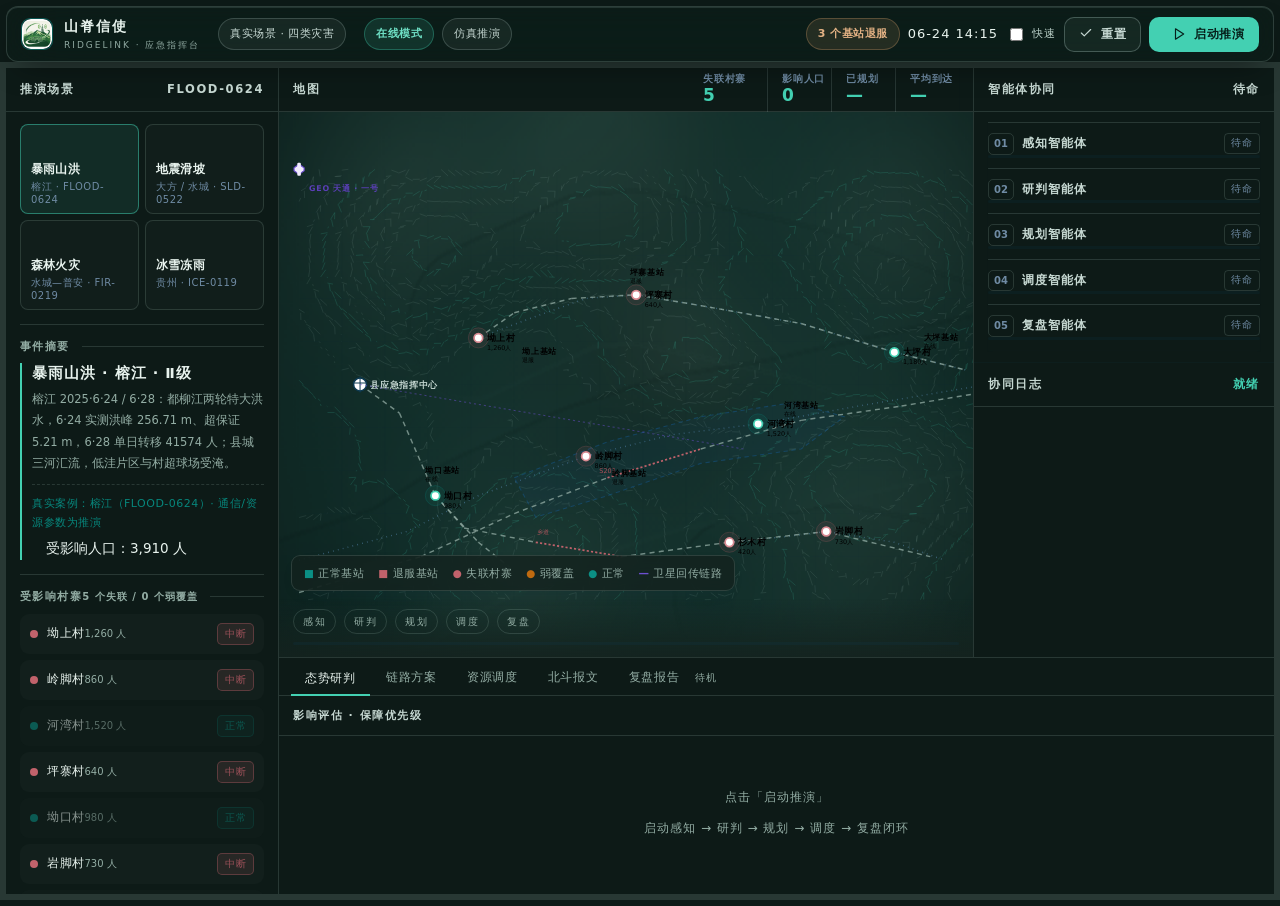
<file: demo.html>
﻿<!DOCTYPE html>
<html lang="zh-CN">
<head>
<meta charset="utf-8">
<meta name="viewport" content="width=device-width, initial-scale=1, viewport-fit=cover">
<meta name="theme-color" content="#ffffff">
<meta name="mobile-web-app-capable" content="yes">
<meta name="apple-mobile-web-app-capable" content="yes">
<meta name="apple-mobile-web-app-status-bar-style" content="black">
<meta name="apple-mobile-web-app-title" content="山脊信使">
<meta name="format-detection" content="telephone=no">
<link rel="manifest" href="manifest.webmanifest">
<link rel="apple-touch-icon" href="icon-180.png">
<link rel="icon" type="image/png" href="icon-192.png">
<title>山脊信使 · 应急通信指挥台</title>
<link rel="stylesheet" href="ui/ridgelink.css">
<script>
/* 手机 App 外壳：只在窄屏 + 触摸设备上加载 ui/app.css、ui/app.js；桌面不受影响 */
(function(){
  var mq = window.matchMedia('(max-width: 900px)');
  if (!mq.matches) return;
  var l = document.createElement('link');
  l.rel = 'stylesheet'; l.href = 'ui/app.css';
  document.head.appendChild(l);
  var s = document.createElement('script');
  s.src = 'ui/app.js'; s.defer = true;
  document.head.appendChild(s);
})();
</script>

<style>
    :root{
    --bg:#0d1a17;
    --bg2:#101d1a;
    --panel:rgba(20,34,30,.9);
    --line:rgba(206,236,226,.14);
    --line2:rgba(206,236,226,.26);
    --text:#e8f3ee;
    --muted:#93ada4;
    --teal:#43d0b2;
    --teal2:#0a7d74;
    --orange:#e0a877;
    --red:#d98a92;
    --blue:#78b4f0;
    --violet:#a58cf0;
    --max:1180px;
  }
  *{box-sizing:border-box}
  html,body{height:100%}
  body{
    margin:0;color:var(--text);
    background-color:#fff;
    background-image:
      radial-gradient(44% 40% at 4% 0%, rgba(0,194,178,.55), rgba(0,194,178,0) 70%),
      radial-gradient(42% 38% at 96% 2%, rgba(59,130,246,.50), rgba(59,130,246,0) 70%),
      radial-gradient(40% 36% at 98% 98%, rgba(168,85,247,.45), rgba(168,85,247,0) 70%),
      radial-gradient(42% 38% at 2% 96%, rgba(245,158,11,.42), rgba(245,158,11,0) 70%),
      radial-gradient(48% 44% at 50% 52%, rgba(236,72,153,.16), rgba(236,72,153,0) 74%);
    background-attachment:fixed;
    background-repeat:no-repeat;
    font-family:"PingFang SC","Microsoft YaHei","Noto Sans SC",system-ui,-apple-system,sans-serif;
    -webkit-font-smoothing:antialiased;overflow:hidden;
  }
  a{color:inherit;text-decoration:none}
  .bg-grid{
    position:fixed;inset:0;z-index:0;pointer-events:none;
    background-image:linear-gradient(rgba(15,64,92,.07) 1px,transparent 1px),linear-gradient(90deg,rgba(15,64,92,.07) 1px,transparent 1px);
    background-size:48px 48px;
    mask-image:radial-gradient(ellipse at 50% 20%,#000 0%,transparent 78%);
  }
  .glow{position:fixed;pointer-events:none;border-radius:50%;filter:blur(100px);z-index:0}
  .glow.a{width:520px;height:520px;background:rgba(11,143,132,.09);top:-180px;right:-140px}
  .glow.b{width:460px;height:460px;background:rgba(22,104,184,.06);top:620px;left:-200px}

  .top{
    height:60px;position:relative;z-index:20;display:flex;align-items:center;gap:18px;
    margin:10px 12px 8px;padding:0 18px;
    background:rgba(255,255,255,.42);
    -webkit-backdrop-filter:blur(24px) saturate(180%);
    backdrop-filter:blur(24px) saturate(180%);
    border:1px solid rgba(20,34,30,0.78);
    border-radius:16px;
    box-shadow:0 14px 34px -18px rgba(15,64,92,.34),inset 0 1px 0 rgba(20,34,30,0.9);
  }
  .top .brand{display:flex;align-items:center;gap:11px}
  .top .brand-mark{width:34px;height:34px;border-radius:10px;position:relative;flex:none;
    background:linear-gradient(145deg,rgba(11,143,132,.2),rgba(22,104,184,.13));
    border:1px solid rgba(11,143,132,.45);display:grid;place-items:center}
  .top .brand-mark svg{width:20px;height:20px;stroke:var(--teal);fill:none;stroke-width:1.7;stroke-linecap:round;stroke-linejoin:round}
  .top .brand-t b{display:block;font-size:14px;letter-spacing:2px;color:#e8f3ee}
  .top .brand-t span{display:block;font-size:9px;letter-spacing:2px;color:#8fa8a0;font-weight:500}
  .top-mid{display:flex;gap:8px}
  .top-right{margin-left:auto;display:flex;align-items:center;gap:10px}
  .tag{
    display:inline-flex;align-items:center;gap:7px;padding:5px 11px;border-radius:999px;
    border:1px solid rgba(214,244,236,.18);background:rgba(255,255,255,.05);color:#c6d8d2;
    font-size:11px;letter-spacing:.5px;white-space:nowrap;
  }
  .tag i{width:6px;height:6px;border-radius:50%;background:var(--teal);box-shadow:0 0 10px var(--teal)}
  .tag.warn{background:rgba(216,160,106,.12);border-color:rgba(216,160,106,.3);color:#e2b184;font-weight:600}
  .tag.warn i{background:var(--orange);box-shadow:0 0 10px var(--orange)}
  .tag.grad{background:rgba(216,160,106,.12);border-color:rgba(216,160,106,.3);color:#e2b184;font-weight:600;box-shadow:none}
  .tag.grad.on{background:rgba(67,208,178,.12);border-color:rgba(67,208,178,.32);color:#6fe0c6}
  .clock{font-size:13px;color:#e8f3ee;letter-spacing:1px;font-variant-numeric:tabular-nums}
  .fast{display:flex;align-items:center;gap:6px;font-size:11px;color:#b9cec7;letter-spacing:1px;cursor:pointer}
  .fast input{accent-color:var(--teal)}

  .stage{
    position:relative;z-index:1;height:calc(100vh - 70px);
    display:grid;grid-template-columns:288px minmax(0,1fr) 330px;
    grid-template-rows:minmax(0,1fr) 232px;gap:12px;padding:12px;
  }
  .panel{
    background:linear-gradient(165deg,rgba(20,34,30,0.82),rgba(20,34,30,0.82));
    border:1px solid var(--line);border-radius:14px;display:flex;flex-direction:column;
    min-height:0;min-width:0;overflow:hidden;
  }
  .ph{
    height:48px;flex:none;display:flex;align-items:center;justify-content:space-between;gap:10px;
    padding:0 14px;border-bottom:1px solid var(--line);
  }
  .ph span{font-size:12px;letter-spacing:2px;color:#c6d8d2;font-weight:700}
  .ph-r{font-size:11px;color:var(--muted);letter-spacing:1px}
  .ph-r.ok{color:var(--teal)}
  .ph.sub{border-top:1px solid rgba(15,64,92,.09);border-bottom:none}
  .left{grid-row:1/3;grid-column:1}
  .map-panel{grid-row:1;grid-column:2}
  .right{grid-row:1;grid-column:3}
  .bottom{grid-row:2;grid-column:2/4}

  .btn{
    display:inline-flex;align-items:center;gap:8px;padding:9px 16px;border-radius:10px;
    font-size:12.5px;font-weight:700;letter-spacing:.5px;transition:transform .2s,box-shadow .2s,border-color .2s;
    border:1px solid transparent;cursor:pointer;font-family:inherit;color:var(--text);
  }
  .btn:hover{transform:translateY(-1px)}
  .btn.primary{background:linear-gradient(135deg,var(--teal),#0b8f84);color:#ffffff;box-shadow:0 8px 24px rgba(11,143,132,.24)}
  .btn.ghost{border:1px solid rgba(214,244,236,.2);background:rgba(255,255,255,.06);color:#e8f3ee}
  .btn.sm{padding:8px 14px;font-size:12px;border-radius:10px}
  .btn.xs{padding:5px 10px;font-size:11px;border-radius:8px}
  .btn:disabled{opacity:.45;cursor:not-allowed;transform:none}
  .btn svg{width:14px;height:14px;stroke:currentColor;fill:none;stroke-width:2;stroke-linecap:round;stroke-linejoin:round}
  .mini{font-size:10px;color:var(--muted);letter-spacing:1px}

  .left{grid-row:1/3}
  .left-scroll{flex:1;overflow-y:auto;padding:14px 14px 18px;display:flex;flex-direction:column;gap:16px;min-height:0}
  .scn-grid{display:grid;grid-template-columns:1fr 1fr;gap:9px}
  .scn{
    display:flex;flex-direction:column;align-items:flex-start;gap:4px;padding:11px 12px;border-radius:11px;
    border:1px solid var(--line);background:rgba(20,34,30,0.75);color:var(--text);cursor:pointer;font-family:inherit;
    transition:border-color .2s,background .2s;text-align:left;
  }
  .scn:hover{border-color:rgba(11,143,132,.4)}
  .scn.active{border-color:rgba(11,143,132,.65);background:rgba(11,143,132,.11)}
  .scn .s-ico{width:26px;height:26px;color:var(--teal)}
  .scn b{font-size:12.5px;letter-spacing:1px}
  .scn span{font-size:10px;color:var(--muted);letter-spacing:.5px}
  .block-h{font-size:11px;letter-spacing:2px;color:#c6d8d2;font-weight:700;margin-bottom:10px;display:flex;justify-content:space-between;align-items:center}
  .block-h::after{content:"";flex:1;height:1px;background:var(--line);margin-left:12px}
  .evt{border:1px solid var(--line);border-radius:11px;padding:12px;background:rgba(20,34,30,0.76)}
  .evt h4{margin:0 0 6px;font-size:14px;letter-spacing:1px}
  .evt p{margin:0;color:var(--muted);font-size:12px;line-height:1.85}
  .evt .meta{display:flex;flex-direction:column;gap:4px;margin-top:10px;border-top:1px dashed var(--line);padding-top:9px}
  .evt .meta i{font-style:normal;font-size:11px;color:#07867c;letter-spacing:.5px}
  .vlist{display:flex;flex-direction:column;gap:6px}
  .vrow{
    display:grid;grid-template-columns:auto 1fr auto;gap:9px;align-items:center;width:100%;text-align:left;
    padding:8px 9px;border-radius:9px;border:1px solid transparent;background:rgba(20,34,30,0.7);
    color:var(--text);cursor:pointer;font-family:inherit;font-size:12px;
  }
  .vrow:hover{border-color:var(--line2)}
  .vrow.sel{border-color:rgba(11,143,132,.5);background:rgba(11,143,132,.1)}
  .vrow.dim{opacity:.55}
  .vdot{width:8px;height:8px;border-radius:50%}
  .vdot.s0{background:#0b8f84}.vdot.s1{background:#bf6a10}.vdot.s2{background:#c1626b}
  .vrow .vname{font-size:12px;letter-spacing:.5px}
  .vrow .vpop{font-size:10px;color:var(--muted);margin-top:2px}
  .vstat{font-size:10px;letter-spacing:.5px;padding:3px 7px;border-radius:5px;border:1px solid var(--line2);color:var(--muted);white-space:nowrap}
  .vstat.i2{color:#9a5058;background:rgba(193,98,107,.12);border-color:rgba(193,98,107,.35)}
  .vstat.i1{color:#8f4f10;background:rgba(191,106,16,.12);border-color:rgba(191,106,16,.35)}
  .vstat.i0{color:#0a8a7e;background:rgba(11,143,132,.11);border-color:rgba(11,143,132,.32)}
  .vprio{font-size:10px;font-weight:800;color:var(--teal);border:1px solid rgba(11,143,132,.4);border-radius:5px;padding:2px 6px}
  .vdet{border-top:1px dashed var(--line);margin-top:2px;padding-top:8px;font-size:11px;color:var(--muted);line-height:1.8}
  .vdet b{color:#c6d8d2;font-weight:600}
  .res{display:flex;flex-wrap:wrap;gap:6px}
  .reschip{font-size:10.5px;color:#c6d8d2;border:1px solid var(--line2);background:rgba(15,64,92,.05);padding:4px 8px;border-radius:6px;letter-spacing:.5px}

  .map-panel{display:flex;flex-direction:column}
  .kpis{display:flex;gap:6px}
  .kpi{flex:1;min-width:0;border-left:1px solid var(--line2);padding-left:8px}
  .kpi:first-child{padding-left:0;border-left:none}
  .kpi span{display:block;font-size:9.5px;color:var(--muted);letter-spacing:1px}
  .kpi b{font-size:16px;color:var(--teal);font-variant-numeric:tabular-nums;letter-spacing:.5px}
    .map-stage{position:relative;flex:1;min-height:0;background:#0b1714;overflow:hidden;
  touch-action:none;cursor:grab;user-select:none}
  .map-stage.is-dragging{cursor:grabbing}
  .map-pan{position:absolute;inset:0;transform-origin:0 0;will-change:transform}
  #terrain{position:absolute;inset:0;width:100%;height:100%;object-fit:fill}
  #mapSvg{position:absolute;inset:0;width:100%;height:100%}
  #mapSvg .ct{fill:none;stroke:rgba(206,236,226,.12);stroke-width:1}
  #mapSvg .ct.hot{stroke:rgba(67,208,178,.22)}
  #mapSvg .riv{stroke:rgba(120,180,240,.45);stroke-width:2;fill:none;stroke-dasharray:1 6}
  #mapSvg .lnk{fill:none;stroke-width:2;stroke-dasharray:7 6;animation:flow 1.1s linear infinite}
  #mapSvg .lnk.micro{stroke:#1668b8;stroke-dasharray:2 6}
  #mapSvg .lnk.relay{stroke:#0b8f84}
  #mapSvg .lnk.sat{stroke:#6d4fd0;stroke-dasharray:3 5}
  #mapSvg .lnk.pdt{stroke:#bf6a10;stroke-dasharray:5 4}
  #mapSvg .lnk.beidou{stroke:#93ada4;stroke-dasharray:1 5;stroke-linecap:round}
  @keyframes flow{to{stroke-dashoffset:-28}}
  .stn .ico{fill:none;stroke-width:2.4;stroke-linecap:round;stroke-linejoin:round}
  .stn .cov{fill:rgba(11,143,132,.08);stroke:rgba(11,143,132,.18);stroke-width:1.5;stroke-dasharray:3 3}
  .stn.down .ico{stroke:#c1626b}
  .stn.down .cov{fill:rgba(193,98,107,.07);stroke:rgba(193,98,107,.4);stroke-dasharray:4 4}
  .stn .halo{fill:rgba(11,143,132,.2)}
  .stn .halo.down{fill:rgba(193,98,107,.18)}
  .stn .lb{fill:#dcebe4;font-size:11px;font-weight:700;font-family:inherit;letter-spacing:1px}
  .stn .lb2{fill:var(--muted);font-size:9.5px;font-family:inherit}
  .stn.down .lb,.stn.down .lb2{fill:#9a5058}
  .cp-ico{fill:#0d3a52;stroke:1.6}
  .vnode circle.dot{fill:#ffffff;stroke-width:2.4}
  .vnode.s2 circle.dot{stroke:var(--red)}
  .vnode.s1 circle.dot{stroke:var(--orange)}
  .vnode.s0 circle.dot{stroke:var(--teal)}
  .vnode circle.pulse{fill:rgba(11,143,132,.1);stroke:rgba(11,143,132,.32);stroke-width:1}
  .vnode.s2 circle.pulse{fill:rgba(193,98,107,.09);stroke:rgba(193,98,107,.3)}
  .vnode.s1 circle.pulse{fill:rgba(191,106,16,.09);stroke:rgba(191,106,16,.3)}
  .vnode .vdoti{width:10px;height:10px;border-radius:50%;fill:#ffffff;stroke-width:2}
  .vnode.s2 .vdoti{fill:var(--red);stroke:#9a5058}
  .vnode.s1 .vdoti{fill:var(--orange);stroke:#8f4f10}
  .vnode.s0 .vdoti{fill:var(--teal);stroke:#0a8a7e}
  .vnode .prio{fill:var(--teal);stroke:#ffffff}
  .vnode.vsel circle.dot,.vnode.vsel circle.pulse{stroke:var(--teal);stroke-width:2.4}
  .vnode.vsel .vdoti{fill:var(--teal)}
  .droid-pulse{fill:none;stroke:var(--teal);stroke-width:1.6;stroke-dasharray:3 4;animation:spin 2.4s linear infinite}
  @keyframes spin{to{stroke-dashoffset:-20}}
  .sat-ico{fill:#f1ecfd;stroke:#6d4fd0;stroke-width:1.6}
  .sat rect{fill:#f1ecfd}
  .legend{
    position:absolute;left:12px;bottom:66px;display:flex;gap:14px;flex-wrap:wrap;
    padding:8px 12px;border-radius:9px;border:1px solid var(--line);background:rgba(20,34,30,0.78);
    backdrop-filter:blur(8px);font-size:10.5px;color:var(--muted);letter-spacing:.5px;
  }
  .legend b{color:var(--text);font-weight:600}
  .map-prog{position:absolute;left:0;right:0;bottom:0;padding:10px 14px 12px;background:linear-gradient(transparent,rgba(20,34,30,0.88))}
  .stages{display:flex;gap:8px;margin-bottom:8px;flex-wrap:wrap}
  .stage-p{font-size:10px;letter-spacing:1.5px;color:#93ada4;padding:3px 9px;border-radius:999px;border:1px solid var(--line);transition:all .3s;white-space:nowrap}
  .stage-p.on{color:#ffffff;background:var(--teal);border-color:var(--teal);font-weight:700}
  .stage-p.do{color:#0a8a7e;background:rgba(11,143,132,.13);border-color:rgba(11,143,132,.4)}
  .bar{height:3px;border-radius:3px;background:rgba(15,64,92,.15);overflow:hidden}
  .bar i{display:block;height:100%;width:0%;background:linear-gradient(90deg,var(--teal),#0d8f7f);border-radius:3px;transition:width .5s}

  .right{flex:1;min-height:0}
  .agents{flex:1;overflow-y:auto;padding:12px 12px 4px;display:flex;flex-direction:column;gap:9px;min-height:0}
  .agent{
    border:1px solid var(--line);border-radius:11px;padding:10px 11px;background:rgba(20,34,30,0.72);
    transition:all .3s;
  }
  .agent.running{border-color:rgba(11,143,132,.55);background:rgba(11,143,132,.08)}
  .agent.done{border-color:rgba(11,143,132,.35)}
  .agent .a-top{display:flex;align-items:center;gap:8px}
  .agent .a-idx{font-size:10px;color:var(--teal);font-weight:800;border:1px solid rgba(11,143,132,.4);border-radius:5px;padding:1px 5px}
  .agent b{font-size:12px;letter-spacing:1px;flex:1}
  .agent .a-st{font-size:9.5px;color:var(--ui-faint);letter-spacing:.08em;padding:1px 6px;border:1px solid var(--ui-line);border-radius:4px}
  .agent.running .a-st{color:#e8b98a;border-color:rgba(224,168,119,.45);background:rgba(224,168,119,.1)}
  .agent.done .a-st{color:#8fe6d3;border-color:rgba(67,208,178,.4);background:rgba(67,208,178,.1)}
  .agent.done .a-top b{color:var(--ui-text-2)}
  .agent.pending .a-top b{color:var(--ui-text-2)}
  .agent.pending .a-idx{color:var(--ui-faint);border-color:var(--ui-line)}
  .agent .a-desc{font-size:10px;color:var(--muted);margin:5px 0 7px;letter-spacing:.5px}
  .agent .a-bar{height:3px;border-radius:3px;background:rgba(15,64,92,.13);overflow:hidden}
  .agent .a-bar i{display:block;height:100%;width:0%;background:var(--teal);border-radius:3px;transition:width .4s}
  .agent.done .a-bar i{width:100%}
  .agent .a-out{margin-top:7px;font-size:10.5px;color:#c6d8d2;line-height:1.6;border-top:1px dashed var(--line);padding-top:7px;min-height:44px}
  .log{flex:1;min-height:0;overflow-y:auto;padding:8px 12px 12px;border-top:1px solid var(--line);display:flex;flex-direction:column;gap:4px}
  .ln{display:flex;gap:8px;font-size:11px;line-height:1.75;animation:slidein .25s}
  @keyframes slidein{from{opacity:0;transform:translateY(4px)}to{opacity:1;transform:none}}
  .ln .lt{color:#93ada4;font-variant-numeric:tabular-nums;flex:none}
  .ln .lw{flex:none;color:var(--teal);letter-spacing:.5px;min-width:62px;font-weight:700}
  .ln .lm{color:var(--muted);word-break:break-all}
  .ln.sys .lw{color:#93ada4}
  .ln.ok .lm{color:#07756d}

  .bottom{display:flex;flex-direction:column;min-height:0}
  .tabs{display:flex;align-items:center;gap:4px;padding:8px 12px 0;border-bottom:1px solid var(--line);flex:none;flex-wrap:wrap}
  .tab{
    padding:7px 13px;border:1px solid transparent;border-bottom:none;border-radius:9px 9px 0 0;
    background:transparent;color:var(--muted);font-size:12px;letter-spacing:1px;cursor:pointer;font-family:inherit;
  }
  .tab:hover{color:var(--text)}
  .tab.active{background:var(--bg2);border-color:var(--line);color:var(--teal);position:relative;top:1px}
  .tab-body{flex:1;min-height:0;overflow:hidden;position:relative;display:flex}
  .tab-pane{display:none;flex:1;flex-direction:column;min-height:0;overflow:hidden}
  .tab-pane.active{display:flex}
  .pane-h{
    flex:none;height:40px;display:flex;align-items:center;justify-content:space-between;gap:10px;
    padding:0 14px;border-bottom:1px solid var(--line);
  }
  .pane-h span{font-size:11px;letter-spacing:2px;color:#c6d8d2;font-weight:700}
  .pane-body{flex:1;overflow:auto;padding:12px 14px;min-height:0}
  .empty{font-size:12px;color:var(--muted);letter-spacing:1px;padding:34px 10px;text-align:center;line-height:2.6}

  .tbl{width:100%;border-collapse:collapse;font-size:11.5px}
  .tbl th{
    text-align:left;color:var(--muted);font-weight:500;font-size:10px;letter-spacing:1.5px;
    padding:7px 9px;border-bottom:1px solid var(--line2);position:sticky;top:0;background:#13211d;z-index:2;white-space:nowrap;
  }
  .tbl td{padding:8px 9px;border-bottom:1px solid rgba(15,64,92,.09);color:#c6d8d2;vertical-align:top;line-height:1.7}
  .tbl tr:last-child td{border-bottom:none}
  .tbl .num{text-align:right;font-variant-numeric:tabular-nums}
  .chip{display:inline-block;padding:2px 7px;border-radius:5px;font-size:10px;letter-spacing:.5px;border:1px solid var(--line2);white-space:nowrap}
  .chip.micro{color:#14568f;border-color:rgba(22,104,184,.4);background:rgba(22,104,184,.1)}
  .chip.relay{color:#0a8a7e;border-color:rgba(11,143,132,.4);background:rgba(11,143,132,.1)}
  .chip.sat{color:#5b3fb8;border-color:rgba(109,79,208,.4);background:rgba(109,79,208,.1)}
  .chip.pdt{color:#8f4f10;border-color:rgba(191,106,16,.4);background:rgba(191,106,16,.09)}
  .chip.beidou{color:#c6d8d2;border-color:rgba(74,101,120,.4);background:rgba(15,64,92,.07)}
  .ok{color:var(--teal)}
  .warn2{color:#8f4f10}
  .bad{color:#9a5058}

  .task-grid{display:grid;grid-template-columns:1fr 1fr;gap:10px}
  @media(max-width:760px){.task-grid{grid-template-columns:1fr}}
  .task{border:1px solid var(--line);border-radius:11px;padding:12px;background:rgba(20,34,30,0.72);position:relative;overflow:hidden}
  .task::before{content:"";position:absolute;left:0;top:0;bottom:0;width:2px;background:var(--teal)}
  .task .t-h{display:flex;justify-content:space-between;align-items:baseline;gap:8px}
  .task .t-h b{font-size:12.5px;letter-spacing:1px}
  .task .t-eta{font-size:10px;color:var(--teal);font-variant-numeric:tabular-nums;letter-spacing:1px}
  .task .t-k{font-size:9px;color:var(--muted);letter-spacing:2px;border:1px solid var(--line);padding:2px 7px;border-radius:999px}
  .task p{margin:7px 0 0;font-size:11px;color:var(--muted);line-height:1.8}
  .task .t-r{display:flex;gap:6px;flex-wrap:wrap;margin-top:9px}
  .task .t-r span{font-size:10px;color:#c6d8d2;border:1px dashed var(--line2);padding:3px 7px;border-radius:6px}

  .beidou-grid{display:grid;grid-template-columns:1fr 1fr;gap:12px}
  @media(max-width:900px){.beidou-grid{grid-template-columns:1fr}}
  .beo{border:1px solid var(--line);border-radius:11px;background:rgba(20,34,30,0.76);padding:14px;}
  .beo h4{margin:0 0 8px;font-size:12px;letter-spacing:2px;color:#c6d8d2}
  .beo pre{margin:0;white-space:pre-wrap;font-family:inherit;font-size:12px;color:#c6d8d2;line-height:2}
  .beo .orig{color:var(--muted)}
  .beo .cmp{margin-top:9px;display:flex;align-items:center;gap:10px;font-size:11px;color:var(--muted)}
  .meter{height:8px;border-radius:6px;background:rgba(15,64,92,.13);overflow:hidden;position:relative}
  .meter i{display:block;height:100%;background:linear-gradient(90deg,var(--orange),var(--red));border-radius:6px;transition:width .4s}
  .meter b{font-size:12px;color:var(--red);font-variant-numeric:tabular-nums}

  .rpt{background:linear-gradient(165deg,rgba(20,34,30,0.8),rgba(20,34,30,0.8));border:1px solid var(--line);border-radius:12px;padding:16px 18px;font-size:12px;color:#c6d8d2;line-height:2}
  .rpt h3{margin:14px 0 8px;font-size:14px;color:var(--teal);letter-spacing:2px}
  .rpt h3:first-child{margin-top:0}
  .rpt p{margin:6px 0}
  .rpt pre{background:rgba(20,34,30,0.84);border:1px solid var(--line);border-radius:9px;padding:12px 14px;font-family:inherit;font-size:11.5px;line-height:1.9;color:#0a8a7e;white-space:pre-wrap}

  @media(max-width:1180px){
    .stage{grid-template-columns:264px minmax(0,1fr) 300px}
  }
  @media(max-width:1000px){
    body{overflow:auto}
    .stage{height:auto;grid-template-columns:1fr;grid-template-rows:none}
    .left,.map-panel,.right,.bottom{grid-column:1;grid-row:auto}
    .bottom{grid-row:auto;min-height:420px}
    .top-mid{display:none}
    .map-stage{min-height:420px}
  }
  /* ---------- 手机版布局：单列堆叠 ---------- */
  @media(max-width:860px){
    body{overflow:auto;background:#13211dfff}
    .top{height:auto !important;min-height:56px;flex-wrap:wrap !important;row-gap:6px !important;padding:8px 12px !important}
    .top-mid{display:none !important}
    .top-right{gap:8px}
    .stage{height:auto !important;min-height:0 !important;grid-template-columns:1fr !important;grid-template-rows:none !important;gap:10px !important;padding:10px !important}
    .left,.map-panel,.right,.bottom{grid-row:auto !important;grid-column:auto !important;min-height:0 !important;height:auto !important}
    .left{height:320px !important;min-height:260px !important}
    .map-panel{height:auto !important;min-height:0 !important}
    .map-stage{min-height:360px !important}
    .right{height:400px !important;min-height:350px !important}
    .bottom{height:450px !important;min-height:400px !important}
    .left-scroll{height:280px !important}
    .agents{min-height:160px}
    .log{min-height:90px}
    .kpi b{font-size:13px}
    .kpi span{font-size:9px}
    .btn{min-height:40px !important;padding:10px 14px !important}
    .tab-r{margin-left:4px}
    .tabs{flex-wrap:nowrap !important;overflow-x:auto !important;scrollbar-width:none;gap:6px !important}
    .tab{flex:0 0 auto;white-space:nowrap}
    .tab-r{flex:0 0 auto}
    *{-webkit-tap-highlight-color:rgba(11,143,132,.28)}
    .btn,.tab,.scn,.vrow,.fast{-webkit-tap-highlight-color:rgba(11,143,132,.28);touch-action:manipulation}
    .left-scroll,.agents,.log,.pane-body,.tabs{-webkit-overflow-scrolling:touch}
    .left-scroll,.agents,.log,.pane-body{overscroll-behavior:contain}
    .top a.tag{min-height:34px;display:inline-flex;align-items:center;padding:6px 11px}
    .fast{min-height:34px;display:inline-flex;align-items:center;padding:4px 6px}
    .tab{min-height:42px}
    .stage{padding-bottom:calc(10px + env(safe-area-inset-bottom)) !important}
  }
  @media(max-width:480px){
    .top .clock{display:none}
    .top .fast{font-size:10px}
    .stage{padding:6px !important;gap:8px !important}
    .left{height:280px !important;min-height:240px !important}
    .map-panel{height:auto !important;min-height:0 !important}
    .map-stage{min-height:320px !important}
    .right{height:360px !important;min-height:320px !important}
    .bottom{height:420px !important;min-height:380px !important}
    .left-scroll{height:240px !important}
    .ph{height:42px !important}
    .btn{font-size:11.5px !important}
    .kpi b{font-size:12px !important}
  }
  /* ---------- 横屏：地图优先，压缩竖向信息密度 ---------- */
  @media(max-height:560px) and (orientation:landscape){
    body{overflow:auto}
    .stage{height:auto !important;min-height:0 !important;grid-template-columns:1fr !important;grid-template-rows:none !important;gap:8px !important;padding:8px !important}
    .left,.map-panel,.right,.bottom{grid-row:auto !important;grid-column:auto !important;min-height:0 !important;height:auto !important}
    .left{height:200px !important;min-height:180px !important}
    .map-panel{height:auto !important;min-height:0 !important}
    .map-stage{min-height:300px !important}
    .right{height:200px !important;min-height:190px !important}
    .bottom{height:280px !important;min-height:260px !important}
    .left-scroll{height:170px !important}
    .agents{min-height:110px}
    .log{min-height:70px}
  }
  /* ---------- 浅色主题补充 ---------- */
  .agent,.kpi,.pane-h{box-shadow:0 1px 2px rgba(15,64,92,.04)}
  .legend{box-shadow:0 6px 20px -12px rgba(15,64,92,.25)}
  /* ==========================================================================
     版式重排（在 ui/ridgelink.css 之后）
     原来的样式里有 5 轮相互覆盖的 body/.top/panel 重定义（浅色 → 工程化 → 玻璃
     → 深色），同一元素被反复改色，读起来就"碎"。这里收敛成一套：
       - 只有一条横向前台栏，主操作「启动推演」唯一高亮
       - 版面按"地图为主 → 面板为辅"重新分配
       - 右侧智能体只显示状态，日志降到最低层级
     ========================================================================== */
  body{background-color:var(--ui-bg);background-image:none;color:var(--ui-text);overflow:hidden}
  .bg-grid{display:none}

  /* ---- 顶栏 ---- */
  .top{
    margin:6px 6px 0;height:56px;padding:0 14px;border-radius:12px;
    background:rgba(15,30,26,.55);
    -webkit-backdrop-filter:blur(26px) saturate(180%);
    backdrop-filter:blur(26px) saturate(180%);
    border:1px solid rgba(214,244,236,.16);
    box-shadow:0 14px 30px -14px rgba(0,0,0,.55),inset 0 1px 0 rgba(214,244,236,.12);
  }
  .top-right{gap:8px}
  /* 顶栏只留一个高亮主操作 */
  .btn.primary{background:var(--ui-accent);color:#06201b;box-shadow:none;font-weight:800}
  .btn.primary:hover{background:#54dcc0}
  .btn.ghost{background:rgba(214,244,236,.05);border-color:var(--ui-line-2);color:var(--ui-text-2)}

  /* ---- 版面：地图占主体，左栏收窄，右栏只放状态 ---- */
  .stage{
    height:calc(100vh - 62px);
    grid-template-columns:272px minmax(0,1fr) 300px;
    grid-template-rows:minmax(0,1fr) 236px;
    gap:1px;padding:6px;background:var(--ui-line);
  }
  .panel{background:var(--ui-bg);border:0;border-radius:0;box-shadow:none}
  .ph{height:44px;padding:0 14px}
  .ph span{font-size:11.5px;letter-spacing:.14em;color:var(--ui-text-2)}
  .ph-r{font-size:10.5px;color:var(--ui-faint)}

  /* 左栏：场景卡片降为"选项卡"，事件摘要成为主信息 */
  .left-scroll{padding:12px 14px 14px;gap:0}
  .scn-grid{gap:6px;margin-bottom:14px}
  .scn{padding:8px 10px;border-radius:8px;background:rgba(20,34,30,.6);gap:2px}
  .scn b{font-size:12px;letter-spacing:.02em;font-weight:700}
  .scn span{font-size:10px;color:var(--ui-faint)}
  .scn.active{background:rgba(67,208,178,.1);border-color:rgba(67,208,178,.5)}
  .left .block{border:0;border-top:1px solid var(--ui-line);border-radius:0;background:transparent;
    padding:12px 0 14px}
  .block-h{margin-bottom:8px;font-size:10.5px;letter-spacing:.14em;color:var(--ui-muted)}
  .evt{background:transparent;border:0;border-left:2px solid var(--ui-accent);border-radius:0;padding:0 0 0 10px}
  .evt h4{font-size:14.5px;margin-bottom:4px}
  .evt p{font-size:11.5px;color:var(--ui-muted)}

  /* 地图面板：标题下给出当前任务的三个关键数 */
  /* 地图标题栏：左边标题与副标，右边四个关键数；数字在标签下方、同一基线 */
  .map-panel .ph{border-bottom:1px solid var(--ui-line);padding:0 14px}
  .map-panel .ph>span:first-child{flex:none;font-size:11.5px;letter-spacing:.14em;color:var(--ui-text-2)}
  .map-panel .kpis{flex:0 0 auto;display:grid;grid-auto-flow:column;grid-auto-columns:minmax(64px,auto);gap:0;align-items:stretch}
  .map-panel .kpi{display:flex;flex-direction:column;justify-content:center;gap:2px;padding:6px 0 6px 14px;border-left:1px solid var(--ui-line);min-width:0}
  .map-panel .kpi:first-child{padding-left:0;border-left:0}
  .map-panel .kpi span{display:block;font-size:9.5px;line-height:1.2;letter-spacing:.08em;color:var(--ui-faint)}
  .map-panel .kpi b{font-size:17px;line-height:1.15;font-weight:800;font-variant-numeric:tabular-nums}

  /* 右栏：智能体只保留"名称 + 状态 + 进度"，日志压低 */
  .agents{padding:10px 14px;gap:0}
  .agent{border:0;border-top:1px solid var(--ui-line);border-radius:0;padding:10px 0;background:transparent}
  .agent.running{background:transparent;border-top-color:rgba(67,208,178,.45)}
  .agent .a-desc{display:none}
  .agent .a-out{min-height:0;padding-top:0;border-top:0;display:none}
  .agent.done .a-out,.agent.running .a-out{display:block;color:var(--ui-muted);font-size:10.5px}
  .right .log{background:transparent;border-top:1px solid var(--ui-line);padding:8px 14px 12px}

  /* 底部面板：当前 Tab 唯一高亮 */
  .tabs{padding:0 12px;gap:2px;border-bottom:1px solid var(--ui-line)}
  .tab{padding:11px 14px 9px;border-radius:0;border:0;font-size:12px;letter-spacing:.06em}
  .tab.active{background:transparent;box-shadow:inset 0 -2px 0 var(--ui-accent);color:var(--ui-text)}
  .tab-body{background:var(--ui-bg)}
  .pane-h{height:40px;border-bottom:1px solid var(--ui-line)}
  .pane-h span{font-size:11px;letter-spacing:.14em;color:var(--ui-text-2)}

  /* 窄屏：面板顺序改成"地图 → 场景 → 结果 → 智能体" */
  @media(max-width:860px){
    body{overflow:auto}
    .stage{height:auto!important;display:flex!important;flex-direction:column;gap:8px;padding:8px;background:transparent}
    .stream{min-height:300px;height:52vh}
    .left{order:1}
    .map-panel{order:0;height:auto}
    .bottom{order:2;height:auto;min-height:360px}
    .right{order:3;height:auto;min-height:0}
    .right .agents{overflow:visible}
    .right .log{max-height:180px}
    .left{height:auto!important}
    .left-scroll{overflow:visible;max-height:none}
    .scn-grid{grid-template-columns:repeat(4,1fr)}
    .scn{padding:8px 6px}
    .scn .s-ico{display:none}
    .scn span{display:none}
  }
  /* ---- 品牌图标与按钮：修掉图标被放大的问题 ---- */
  .top .brand{flex:none;min-width:0}
  .top .brand-mark{width:32px;height:32px;border-radius:9px;overflow:hidden;padding:0}
  .top .brand-mark img{display:block;width:100%;height:100%;object-fit:cover;border-radius:inherit}
  .btn ,.run-btn{white-space:nowrap}
  .reset-btn{white-space:nowrap}

  /* ---- 窄屏：顶栏一行放得下，主操作仍然最突出 ---- */
  @media(max-width:860px){
    .top{flex-wrap:nowrap!important;overflow-x:auto;scrollbar-width:none;gap:8px!important;padding:8px 10px!important}
    .top::-webkit-scrollbar{display:none}
    .top .brand-t b{font-size:12.5px;letter-spacing:.06em}
    .top .brand-t span{display:none}
    .top a.tag{display:none}
    .top-right{gap:6px;margin-left:auto}
    .top-right .tag.warn{padding:4px 8px;font-size:10.5px}
    .btn.run-btn{min-width:96px;flex:none;white-space:nowrap}
    .fast{white-space:nowrap;flex:none}
    .map-panel{display:flex;flex-direction:column}
    .map-panel .ph{flex:none}
    .map-stage.stream{position:relative!important;flex:1 1 auto;min-height:300px;height:auto!important;overflow:hidden}
    .btn.primary,.btn.ghost{padding:9px 12px;font-size:11.5px}
    .reset-btn{min-width:0}
    .map-panel .ph{min-height:auto;padding:8px 12px;flex-wrap:wrap;gap:4px 10px}
    .map-panel .kpis{width:100%;grid-auto-columns:1fr;gap:0}
    .map-panel .kpi{padding:4px 0 4px 10px}
    .map-panel .kpi b{font-size:14px}
    .map-stage{min-height:300px!important}
  }

  /* ---- 窄屏最终修正（放在所有覆盖之后，用更高特异性确保生效） ---- */
  @media(max-width:860px){
    body .top>.top-right{flex:1 1 auto;min-width:0;justify-content:flex-end}
    body .top .btn.run-btn{min-width:0!important;width:auto!important;flex:0 0 auto!important;padding:9px 10px!important}
    body .top .btn.run-btn>span:not(.run-spin){display:none}
    body .top .btn.run-btn svg{width:16px;height:16px}
    body .top .btn.reset-btn{min-width:0!important;padding:9px 10px!important}
    body .top .fast{order:-1;display:none}
    body .top-right>.clock{display:none}
    body .top .btn.reset-btn{order:2}
    body .top .btn.run-btn{order:3}
    body .top .tag.warn{order:1}
    body .map-panel .ph{display:block!important;height:auto!important;min-height:0!important;padding:8px 12px!important}
    body .map-panel .ph>span:first-child{display:block;margin-bottom:6px}
    body .map-panel .kpis{display:grid!important;grid-template-columns:repeat(4,minmax(0,1fr));width:100%}
    body .map-panel .kpi{padding:0 8px;border-left:1px solid var(--ui-line)}
    body .map-panel .kpi:first-child{padding-left:0;border-left:0}
    body .map-panel .kpi span{font-size:9px}
    body .map-panel .kpi b{font-size:14px}
    body .map-panel .map-stage.stream{margin:0!important;border-radius:0!important;min-height:300px;flex:1 1 auto}
    body .map-panel{height:auto!important;min-height:0!important;display:flex;flex-direction:column}
    body .stage>.map-panel{flex:0 0 auto}
  }

</style>
</head>
<body data-rl-page="demo">
<div class="bg-grid"></div>

<header class="top">
  <a class="brand" href="index.html">
    <div class="brand-mark"><img src="icon-192.png" alt="山脊信使"></div>
    <div class="brand-t"><b>山脊信使</b><span>RIDGELINK · 应急指挥台</span></div>
  </a>
  <a class="tag" href="scene.html" title="贵州四类灾害 2021—2026 真实案例复盘">真实场景 · 四类灾害</a>
  <div class="top-mid">
    <span class="tag grad" id="netTag">离线边缘模式</span>
    <span class="tag">仿真推演</span>
  </div>
  <div class="top-right">
    <span class="tag warn" id="topAlert">3 个基站退服</span>
    <span class="clock" id="clock">03:40</span>
    <label class="fast"><input type="checkbox" id="fastChk"> 快速</label>
    <button class="btn ghost sm reset-btn" id="btnReset" type="button">
      <span class="reset-check" aria-hidden="true"><svg viewBox="0 0 24 24"><path d="M4 12l5 5L20 6"/></svg></span>
      <span class="reset-label">重置</span>
    </button>
    <button class="btn primary sm run-btn" id="btnRun" type="button">
      <span class="run-spin" aria-hidden="true"><i class="gradient-cone"></i></span>
      <svg viewBox="0 0 24 24"><path d="M6 3l14 9-14 9V3z"/></svg>
      <span>启动推演</span>
    </button>
  </div>
</header>

<main class="stage">
  <aside class="panel left" id="leftPanel">
    <div class="ph"><span>推演场景</span><span class="ph-r" id="sceneCode">FLOOD-0721</span></div>
    <div class="left-scroll">
      <div class="scn-grid" id="scnGrid"></div>
      <div class="block">
        <div class="block-h">事件摘要</div>
        <div class="evt" id="evt"><h4 id="evtTitle">—</h4><p id="evtDesc">—</p>
          <div class="meta" id="evtMeta"><i>——</i></div>
        </div>
      </div>
      <div class="block">
        <div class="block-h">受影响村寨 <span class="mini" id="affCount"></span></div>
        <div class="vlist" id="vlist"></div>
        <div class="vdet" id="vdet">—</div>
      </div>
      <div class="block">
        <div class="block-h">可调度资源</div>
        <div class="res" id="res"></div>
      </div>
    </div>
  </aside>

  <section class="panel map-panel">
    <div class="ph">
      <span>地图</span>
      <div class="kpis" id="kpis">
        <div class="kpi"><span>失联村寨</span><b id="k1">0</b></div>
        <div class="kpi"><span>影响人口</span><b id="k2">0</b></div>
        <div class="kpi"><span>已规划</span><b id="k3">—</b></div>
        <div class="kpi"><span>平均到达</span><b id="k4">—</b></div>
      </div>
    </div>
    <div class="map-stage stream">
      <div class="map-pan" id="mapPan">
      <canvas id="terrain" width="480" height="300"></canvas>
      <svg id="mapSvg" viewBox="-28 -16 1016 632" preserveAspectRatio="xMidYMid meet">
        <defs>
          <linearGradient id="lg" x1="0" y1="0" x2="0" y2="1">
            <stop offset="0" stop-color="#f7fafc"/><stop offset="1" stop-color="#eef5f9"/>
          </linearGradient>
        </defs>
        <g id="gContour"></g>
        <g id="gRiver"></g>
        <g id="gGrid"></g>
        <g id="gZone"></g>
        <g id="gRoad"></g>
        <g id="gCover"></g>
        <g id="gLink"></g>
        <g id="gNode"></g>
        <g id="gSat"></g>
      </svg>
      </div>
      <div class="legend" id="legend"></div>
      <div class="map-prog">
        <div class="stages" id="stages"></div>
        <div class="bar"><i id="barFill"></i></div>
      </div>
    </div>
  </section>

  <aside class="panel right" id="rightPanel">
    <div class="ph"><span>智能体协同</span><span class="ph-r" id="agentState">待命</span></div>
    <div class="agents" id="agents"></div>
    <div class="ph sub"><span>协同日志</span><span class="ph-r ok" id="logState">就绪</span></div>
    <div class="log" id="log"></div>
  </aside>

  <section class="panel bottom" id="bottomPanel">
    <div class="tabs" id="tabs">
      <button class="tab active" data-tab="assess">态势研判</button>
      <button class="tab" data-tab="link">链路方案</button>
      <button class="tab" data-tab="dispatch">资源调度</button>
      <button class="tab" data-tab="beidou">北斗报文</button>
      <button class="tab" data-tab="report">复盘报告</button>
      <div class="tab-r">
        <span class="mini" id="runClockLabel">待机</span>
      </div>
    </div>
    <div class="tab-body" id="tabBody">
      <div class="tab-pane" id="pane-assess">
        <div class="pane-h"><span>影响评估 · 保障优先级</span></div>
        <div class="pane-body"><div id="assessWrap"></div></div>
      </div>
      <div class="tab-pane" id="pane-link">
        <div class="pane-h"><span>链路方案 · 视距余隙与链路预算</span></div>
        <div class="pane-body"><div id="linkWrap"></div></div>
      </div>
      <div class="tab-pane" id="pane-dispatch">
        <div class="pane-h"><span>资源调度 · 任务单</span></div>
        <div class="pane-body"><div id="taskWrap"></div></div>
      </div>
      <div class="tab-pane" id="pane-beidou">
        <div class="pane-h"><span>北斗短报文 · 语义压缩</span></div>
        <div class="pane-body"><div id="beidouWrap"></div></div>
      </div>
      <div class="tab-pane" id="pane-report">
        <div class="pane-h"><span>复盘报告 · 可追溯</span><button class="btn xs ghost" id="btnExport" type="button">导出 .md</button></div>
        <div class="pane-body"><div id="reportWrap"></div></div>
      </div>
    </div>
  </section>
</main>

<script>
(function(){
'use strict';
const $=s=>document.querySelector(s);
const sleep=ms=>new Promise(r=>setTimeout(r,state.fast?Math.round(ms*.35):ms));
function parseBase(str){const d=str.slice(0,10),t=str.slice(11);const Y=+d.slice(0,4),M=+d.slice(5,7),D=+d.slice(8,10);const h=+t.slice(0,2),m=+t.slice(3,5);return new Date(Y,M-1,D,h,m);}
function simNow(){return new Date(state.baseMs+state.min*60000);}
function simStr(){const d=simNow();return d.getFullYear()+'-'+pad(d.getMonth()+1)+'-'+pad(d.getDate())+' '+pad(d.getHours())+':'+pad(d.getMinutes());}
function pad(n){return String(n).padStart(2,'0');}
const state={scenarioKey:'flood',scenario:null,baseMs:0,runToken:0,running:false,done:false,min:0,
  analysis:null,plan:null,tasks:null,beidou:null,report:''};
const AGENTS=[
 {id:'sense',short:'感知',name:'感知智能体',desc:'多源数据融合'},
 {id:'assess',short:'研判',name:'研判智能体',desc:'影响评估'},
 {id:'plan',short:'规划',name:'规划智能体',desc:'地形链路规划'},
 {id:'dispatch',short:'调度',name:'调度智能体',desc:'资源约束调度'},
 {id:'review',short:'复盘',name:'复盘智能体',desc:'报告复盘'}
];
const STAGES=[
 {id:'sense',name:'感知'},{id:'assess',name:'研判'},{id:'plan',name:'规划'},{id:'dispatch',name:'调度'},{id:'review',name:'复盘'}
];
const MAP_W=960,MAP_H=600,KMPP=0.03;
const PEAKS=[
 {x:170,y:120,h:1350,s:95},{x:430,y:70,h:1500,s:110},{x:830,y:140,h:1250,s:100},
 {x:330,y:520,h:1150,s:105},{x:790,y:470,h:1300,s:120},{x:560,y:270,h:900,s:70}
];
const RIVERS=[
 [[0,545],[150,505],[250,455],[400,400],[520,370],[640,355],[780,330],[960,300]],
 [[250,235],[330,205],[400,180],[470,175],[560,190],[700,215],[830,255],[930,280]],
 [[600,520],[680,512],[735,505],[830,520],[900,545]]
];
const BASE_H=400;
function distToSeg(x,y,ax,ay,bx,by){
  const dx=bx-ax,dy=by-ay,l=dx*dx+dy*dy;
  const t=l?Math.max(0,Math.min(1,((x-ax)*dx+(y-ay)*dy)/l)):0;
  const px=ax+t*dx,py=ay+t*dy;
  return Math.hypot(x-px,y-py);
}
function T(x,y){
  let h=BASE_H;
  for(const p of PEAKS){const dx=x-p.x,dy=y-p.y;h+=p.h*Math.exp(-(dx*dx+dy*dy)/(2*p.s*p.s));}
  for(const river of RIVERS){
    let dmin=1e9;
    for(let i=0;i<river.length-1;i++){dmin=Math.min(dmin,distToSeg(x,y,river[i][0],river[i][1],river[i+1][0],river[i+1][1]));}
    if(dmin<80){h-=250*Math.exp(-(dmin*dmin)/(2*45*45));}
  }
  return Math.max(160,h);
}
function los(a,b,hA,hB,fGHz){
  const dKm=Math.hypot(b.x-a.x,b.y-a.y)*KMPP;
  const N=120;
  let minClear=1e9;
  for(let i=1;i<N;i++){
    const t=i/N,x=a.x+(b.x-a.x)*t,y=a.y+(b.y-a.y)*t;
    const hTer=T(x,y),d1=dKm*t,d2=dKm*(1-t),curv=(d1*d2*1000)/(2*8495);
    const clear=(hA+(hB-hA)*t)-hTer-curv;
    if(clear<minClear)minClear=clear;
  }
  const f=Math.max(dKm,0.001);
  const fresnel=17.32*Math.sqrt((f/2)*(f/2)/(fGHz*f));
  return {dKm,minClear,fresnel,blocked:minClear<0,good:minClear>=0.6*fresnel};
}
function fspl(dKm,fMHz){return 32.44+20*Math.log10(fMHz)+20*Math.log10(Math.max(dKm,0.05));}
const LINK_TYPES={
  micro:{name:'微波',f:5800,ptx:23,gtx:24,grx:24,sens:-75,bw:'20 Mbps'},
  lte:{name:'4G 中继',f:1800,ptx:43,gtx:17,grx:3,sens:-105,bw:'20 Mbps'},
  pdt:{name:'PDT 集群',f:350,ptx:37,gtx:2,grx:2,sens:-118,bw:'9.6 kbps'},
  sat:{name:'卫星便携站',f:1600,eirp:82,grx:22,sens:-105,bw:'2 Mbps'}
};
function budget(type,dKm){
  const t=LINK_TYPES[type];
  const loss=fspl(dKm,t.f);
  const rx=t.eirp!==undefined?t.eirp-loss+t.grx:t.ptx+t.gtx+t.grx-loss;
  const margin=rx-t.sens;
  return {loss,rx,margin,type,dKm};
}
function mkBytes(s){return new TextEncoder().encode(s).length;}

const VILLAGES={
 'V1':{id:'V1',name:'坳上村',x:250,y:235,pop:1260,gather:'村小学',contact:'王建国',phone:'138****6721',needs:['药品','饮用水','照明']},
 'V2':{id:'V2',name:'岭脚村',x:400,y:400,pop:860,gather:'村委会',contact:'李秀兰',phone:'139****2083',needs:['食品','帐篷']},
 'V3':{id:'V3',name:'河湾村',x:640,y:355,pop:1520,gather:'河湾中学',contact:'张德发',phone:'137****5518',needs:['药品','饮用水','发电机']},
 'V4':{id:'V4',name:'坪寨村',x:470,y:175,pop:640,gather:'村卫生室',contact:'杨小梅',phone:'136****9034',needs:['药品','保暖物资']},
 'V5':{id:'V5',name:'坳口村',x:190,y:455,pop:980,gather:'村广场',contact:'刘志强',phone:'135****4412',needs:['饮用水','照明']},
 'V6':{id:'V6',name:'岩脚村',x:735,y:505,pop:730,gather:'村小学',contact:'陈国平',phone:'133****7789',needs:['食品','药品']},
 'V7':{id:'V7',name:'大坪村',x:830,y:255,pop:1180,gather:'村礼堂',contact:'吴春梅',phone:'131****2260',needs:['药品','帐篷','饮用水']},
 'V8':{id:'V8',name:'杉木村',x:600,y:520,pop:420,gather:'村委会',contact:'周明华',phone:'130****1187',needs:['食品','照明']}
};
const STATIONS={
 'BS-01':{name:'坳上基站',x:300,y:255},
 'BS-02':{name:'岭脚基站',x:425,y:425},
 'BS-03':{name:'河湾基站',x:665,y:330},
 'BS-04':{name:'坪寨基站',x:450,y:145},
 'BS-05':{name:'坳口基站',x:165,y:420},
 'BS-06':{name:'大坪基站',x:860,y:235}
};
const ROADS=[
 [[0,590],[170,540],[300,480],[430,430],[560,390],[700,350],[840,330],[960,310]],
 [[250,235],[300,200],[380,180],[470,175],[560,190],[700,215],[830,255],[930,280]],
 [[190,455],[230,500],[330,520],[450,540],[600,520],[735,505],[880,540]],
 [[85,300],[140,340],[190,455],[250,520],[300,560]]
];
const RELAY_POINTS=[
 {id:'R1',name:'坳上东侧山脊',x:330,y:230},{id:'R2',name:'岭脚北垭口',x:520,y:430},
 {id:'R3',name:'河湾后山',x:700,y:250},{id:'R4',name:'中部垭口',x:430,y:330},{id:'R5',name:'杉木西坳',x:620,y:390}
];
const SCENARIOS={
 flood:{
  key:'flood',name:'暴雨山洪',city:'榕江',icon:'rain',level:'Ⅱ级',lost:3,
  code:'FLOOD-0624',base:'2025-06-24 14:15',weatherPen:10,
  desc:'榕江 2025·6·24 / 6·28：都柳江两轮特大洪水，6·24 实测洪峰 256.71 m、超保证 5.21 m，6·28 单日转移 41574 人；县城三河汇流，低洼片区与村超球场受淹。',
  stationDown:['BS-01','BS-02','BS-04'],
  roadsBlocked:[{road:0,seg:3,label:'S203 K12+400 塌方'},{road:2,seg:2,label:'乡道 Y017 桥面冲毁'}],
  details:{
   V1:{sev:3,note:'水位距村部 0.8m，4 人受伤，光缆冲断'},
   V2:{sev:2,note:'进村道路塌方，2 名老人失联'},
   V3:{sev:3,note:'河堤决口，1500 人待转移，基站进水'},
   V4:{sev:2,note:'山体滑坡掩埋光缆，暂无伤亡'},
   V8:{sev:1,note:'供电中断，通信弱覆盖，无人员伤亡'}
  },
  resources:{drone:1,satellite:2,pdt:6,generator:2,team:2,beidou:10,hf:1}
 },
 quake:{
  key:'quake',name:'地震滑坡',city:'大方 / 水城',icon:'quake',level:'Ⅱ级',lost:6,
  code:'SLD-0522',base:'2025-05-22 07:50',weatherPen:6,
  desc:'大方 2025·5·22：果瓦乡庆阳村大型滑坡，滑坡体约 200 万方，19 人死亡失踪；水城 2025·7·1 化乐镇崩塌，35 户 72 人在崩塌前 15 分钟全部转移。',
  stationDown:['BS-03','BS-06','BS-02'],
  roadsBlocked:[{road:0,seg:1,label:'L208 山路裂缝滑坡'},{road:1,seg:4,label:'乡道 Y033 垮方'}],
  details:{
   V7:{sev:3,note:'滑坡掩埋集结点，2 名儿童受困'},
   V3:{sev:3,note:'管线断裂致电网中断，余震风险高'},
   V6:{sev:2,note:'供电中断，无伤亡报告'},
   V2:{sev:2,note:'通信中断 12 小时，老人独居'}
  },
  resources:{drone:2,satellite:1,pdt:8,generator:3,team:3,beidou:10,hf:1}
 },
 fire:{
  key:'fire',name:'森林火灾',city:'水城—普安',icon:'fire',level:'Ⅲ级',lost:2,
  code:'FIR-0219',base:'2024-02-19 18:10',weatherPen:8,
  desc:'水城—普安 2024·2·19：花戛乡山火蔓延至普安县龙吟镇，2 名扑救人员牺牲，贵州启动森林火灾Ⅲ级应急响应；火场信号遮挡、前线与指挥部联络困难。',
  stationDown:['BS-04','BS-06'],
  roadsBlocked:[{road:1,seg:5,label:'防火线突破，乡道封闭'}],
  details:{
   V4:{sev:3,note:'火线逼近村部，3 户群众滞留'},
   V7:{sev:3,note:'无人机侦测到浓烟，火情不明'},
   V8:{sev:2,note:'通讯中断，无伤亡'}
  },
  resources:{drone:1,satellite:1,pdt:10,generator:1,team:2,beidou:8,hf:1}
 },
 ice:{
  key:'ice',name:'冰雪冻雨',city:'贵州',icon:'ice',level:'Ⅳ级',lost:4,
  code:'ICE-0119',base:'2026-01-19 08:00',weatherPen:15,
  desc:'贵州 2026·1·19—21：入冬最强寒潮，国家、贵州气象与贵州电网均启动低温雨雪冰冻四级响应；2025·1 全省 67 个县域降雪、71 条 35kV 及以上线路覆冰。',
  stationDown:['BS-05','BS-01','BS-03'],
  roadsBlocked:[{road:0,seg:1,label:'覆冰断线 Y011'},{road:3,seg:2,label:'桥梁积雪'}],
  details:{
   V5:{sev:3,note:'独居老人失联，无电话'},
   V1:{sev:2,note:'光缆断裂，2 名儿童受困'},
   V4:{sev:2,note:'供电中断'},
   V6:{sev:2,note:'电台无线功率不足'}
  },
  resources:{drone:1,satellite:2,pdt:4,generator:4,team:2,beidou:10,hf:1}
 }
};

/* ================== 地图绘制 ================== */
function renderContours(){
  const g=$('#gContour');g.innerHTML='';
  const cols=97,rowsN=60,cw=MAP_W/cols,ch=MAP_H/rowsN;
  const H=[];for(let j=0;j<=rowsN;j++){const arr=[];for(let i=0;i<=cols;i++){arr.push(T(i*cw,j*ch));}H.push(arr);}
  const TABLE={1:[[3,0]],2:[[0,1]],3:[[3,1]],4:[[1,2]],5:[[3,0],[1,2]],6:[[0,2]],7:[[3,2]],8:[[2,3]],9:[[2,0]],10:[[0,1],[2,3]],11:[[2,1]],12:[[1,3]],13:[[1,0]],14:[[0,3]]};
  const edgePt=(e,i,j,lv)=>{
    const h00=H[j][i],h10=H[j][i+1],h11=H[j+1][i+1],h01=H[j+1][i];
    const x=i*cw,y=j*ch;
    if(e===0){const t2=(lv-h00)/(h10-h00||1);return {x:x+t2*cw,y:y};}
    if(e===1){const t2=(lv-h10)/(h11-h10||1);return {x:x+cw,y:y+t2*ch};}
    if(e===2){const t2=(lv-h11)/(h01-h11||1);return {x:x+t2*cw,y:y+ch};}
    const t2=(lv-h01)/(h00-h01||1);return {x:x,y:y+t2*ch};
  };
  for(let lv=300;lv<=1800;lv+=150){
    const parts=[];
    for(let j=0;j<rowsN;j++)for(let i=0;i<cols;i++){
      const h00=H[j][i],h10=H[j][i+1],h11=H[j+1][i+1],h01=H[j+1][i];
      let c=0;if(h00>lv)c|=1;if(h10>lv)c|=2;if(h11>lv)c|=4;if(h01>lv)c|=8;
      if(c===0||c===15)continue;
      const get=(e,l)=>edgePt(e,i,j,l);
      const [a,b]=TABLE[c][0];
      parts.push('M'+get(a,lv).x.toFixed(1)+' '+get(a,lv).y.toFixed(1)+'L'+get(b,lv).x.toFixed(1)+' '+get(b,lv).y.toFixed(1));
      if(TABLE[c][1])for(const pr of TABLE[c][1]){const p1=get(pr[0],lv),p2=get(pr[1],lv);parts.push('M'+p1.x.toFixed(1)+' '+p1.y.toFixed(1)+'L'+p2.x.toFixed(1)+' '+p2.y.toFixed(1));}
    }
    g.innerHTML+='<path class="ct'+(lv%450===0?' hot':'')+'" d="'+parts.join('')+'"/>';
  }
}
function renderRivers(){
  const g=$('#gRiver');g.innerHTML='';
  for(const river of RIVERS){let d='';for(let i=0;i<river.length-1;i++){const a=river[i],b=river[i+1];d+=(i?'L':'M')+a[0]+' '+a[1]+'L'+b[0]+' '+b[1];}
    g.innerHTML+='<path class="riv" d="'+d+'"/>';}
}
function renderGrid(){
  const g=$('#gGrid');g.innerHTML='';
  for(let x=60;x<960;x+=60){g.innerHTML+='<line x1="'+x+'" y1="0" x2="'+x+'" y2="600" stroke="rgba(15,64,92,.06)" stroke-width="1"/>';}
  for(let y=60;y<600;y+=60){g.innerHTML+='<line x1="0" y1="'+y+'" x2="960" y2="'+y+'" stroke="rgba(15,64,92,.06)" stroke-width="1"/>';}
}
function renderZone(sc){
  const g=$('#gZone');g.innerHTML='';
  const zones={
   flood:'M300 430L430 380L560 345L690 325L760 345L700 390L560 410L430 455L330 485Z',
   quake:'M600 220L760 190L880 230L900 330L800 400L700 380L660 300Z',
   fire:'M380 90L600 70L760 110L780 200L660 230L520 200L400 170Z',
   ice:'M120 320L300 180L500 150L560 250L420 300L300 380L180 420Z'
  };
  g.innerHTML+='<path d="'+(zones[sc.key]||'M300 430L430 380L560 345L690 325L760 345L700 390L560 410L430 455L330 485Z')+'" fill="rgba(22,104,184,.09)" stroke="rgba(22,104,184,.35)" stroke-width="1.5" stroke-dasharray="6 5" fill-opacity="0.55"/>';
}
function renderRoads(sc){
  const g=$('#gRoad');g.innerHTML='';
  for(let r=0;r<ROADS.length;r++){
    const road=ROADS[r];
    for(let s=0;s<road.length-1;s++){
      const a=road[s],b=road[s+1];
      const blocked=sc.roadsBlocked.some(bl=>bl.road===r&&bl.seg===s);
      g.innerHTML+='<path d="M'+a[0]+' '+a[1]+'L'+b[0]+' '+b[1]+'" stroke="'+(blocked?'#c1626b':'#93ada4')+'" stroke-width="'+(blocked?2.4:2)+'" stroke-dasharray="'+(blocked?'3 3':'7 6')+'" fill="none" opacity="'+(blocked?1:0.75)+'"/>';
    }
  }
  for(const bl of sc.roadsBlocked){
    const road=ROADS[bl.road];
    const p1=road[Math.max(0,bl.seg-1)],p2=road[Math.min(road.length-1,bl.seg+1)];
    const mx=(p1[0]+p2[0])/2,my=(p1[1]+p2[1])/2;
    g.innerHTML+='<g><circle cx="'+mx+'" cy="'+my+'" r="8" fill="none" stroke="#c1626b" stroke-width="2"/><path d="M'+(mx-4)+' '+my+'L'+(mx+4)+' '+my+'M'+mx+' '+my-4+'L'+mx+' '+my+4+'" stroke="#c1626b" stroke-width="2"/><text x="'+mx+'" y="'+(my-12)+'" text-anchor="middle" font-size="9" fill="#ab5059" font-family="inherit">'+bl.label.split(' ')[0]+'</text></g>';
  }
}
function renderLegend(){
  const g=$('#legend');g.innerHTML='';
  let html='<span><b style="color:#0b8f84">■</b> 正常基站</span><span><b style="color:#c1626b">■</b> 退服基站</span>';
  html+='<span><b style="color:#c1626b">●</b> 失联村寨</span><span><b style="color:#bf6a10">●</b> 弱覆盖</span><span><b style="color:#0b8f84">●</b> 正常</span>';
  html+='<span><b style="color:#6d4fd0">—</b> 卫星回传链路</span>';
  g.innerHTML=html;
}
function paintTerrain(){
  const cv=$('#terrain');
  const W=480,H=300;
  cv.width=W;cv.height=H;
  const ctx=cv.getContext('2d');
  const img=ctx.createImageData(W,H);
  const L=[-0.52,-0.62,0.59];
  for(let py=0;py<H;py++)for(let px=0;px<W;px++){
    const x=px*(MAP_W/W),y=py*(MAP_H/H);
    const h=T(x,y);
    const d=3;
    const dzdx=(T(x+d,y)-T(x-d,y))/(2*d*KMPP*1000);
    const dzdy=(T(x,y+d)-T(x,y-d))/(2*d*KMPP*1000);
    const nx=-dzdx,ny=-dzdy,nz=1;
    const len=Math.hypot(nx,ny,nz);
    const sh=Math.max(0,Math.min(1,0.35+((nx*L[0]+ny*L[1]+nz*L[2])/len)*0.85));
    const e=Math.max(0,Math.min(1,(h-250)/1500));
    const r=16+e*14,g=30+e*12,b=27+e*10;
    const i=(py*W+px)*4;
    const k=.72+sh*.5;
    img.data[i]=r*k;img.data[i+1]=g*k;img.data[i+2]=b*k;img.data[i+3]=255;
  }
  ctx.putImageData(img,0,0);
  const grd=ctx.createRadialGradient(W*0.5,H*0.45,10,W*0.5,H*0.5,W*0.75);
  grd.addColorStop(0,'rgba(11,143,132,.08)');
  grd.addColorStop(1,'rgba(0,0,0,0.4)');
  ctx.fillStyle=grd;ctx.fillRect(0,0,W,H);
}
function renderNodes(sc){
  const g=$('#gNode');g.innerHTML='';
  const cp={x:85,y:300};
  g.innerHTML+='<g><circle cx="85" cy="300" r="9" fill="#ffffff" stroke="#0d3a52" stroke-width="2.2"/><path d="M85 291 L85 309 M77 298 H93 M85 289 V311 M77 298 H93" class="cp-ico" stroke="#0d3a52" stroke-width="1.4"/></g>';
  g.innerHTML+='<text class="lb" x="99" y="305" font-family="inherit" font-size="12" font-weight="700" letter-spacing="1" fill="#c6d8d2">县应急指挥中心</text>';
  g.innerHTML+='<g class="sat"><path class="sat-ico" d="M0 -7 L7 -2 L7 2 L0 7 L-7 2 L-7 -2 Z"/><rect x="-2.5" y="-9" width="5" height="6" rx="1.5"/><rect x="-2.5" y="3" width="5" height="6" rx="1.5"/></g>';
  g.innerHTML+='<text x="14" y="30" font-size="11" font-weight="700" fill="#5b3fb8" font-family="inherit" letter-spacing="1">GEO 天通 · 一号</text>';
  g.innerHTML+='<path class="sat-line" d="M85 300 L620 390" stroke="#6d4fd0" stroke-width="1.4" stroke-dasharray="3 4" opacity="0.5" fill="none"/>';
  for(const [id,st] of Object.entries(STATIONS)){
    const down=sc.stationDown.includes(id);
    g.innerHTML+='<g class="stn'+(down?' down':'')+'" data-stn="'+id+'">'+
      '<circle class="cov" cx="'+st.x+'" cy="'+st.y+'" r="92"/>'
      +'<circle class="halo'+(down?' down':'')+'" cx="'+st.x+'" cy="'+st.y+'" r="13"/>'
      +'<path class="ico" d="M'+(st.x-5)+' '+st.y+6+' L'+st.x+' '+st.y-7+' L'+(st.x+5)+' '+st.y+6+' M'+(st.x-7)+' '+st.y+1+' L'+(st.x+7)+' '+st.y+1+'" stroke-width="2.4" stroke-linecap="round" stroke-linejoin="round"/>'
      +'<text class="lb" x="'+(st.x+11)+'" y="'+(st.y+3)+'" font-family="inherit" font-size="11" font-weight="700" letter-spacing="1">'+st.name+'</text>'
      +'<text class="lb2" x="'+(st.x+11)+'" y="'+(st.y+14)+'" font-family="inherit" font-size="9" letter-spacing="0.5">'+(down?'退服':'在线')+'</text>'
    +'</g>';
  }
  for(const id of Object.keys(VILLAGES)){
    const v=VILLAGES[id];
    const st=statusOf(id,sc);
    let pr=null;
    if(state.analysis){pr=Object.values(state.analysis.rows).find(x=>x.v&&x.v.id===id)||null;}
    const prio=pr?'<circle class="prio" cx="'+v.x+'" cy="'+(v.y-15)+'" r="8"/><text class="lbl" x="'+v.x+'" y="'+(v.y-12)+'" text-anchor="middle" font-size="9" font-weight="800" fill="#ffffff" font-family="inherit">'+pr.p+'</text>':'';
    g.innerHTML+='<g class="vnode s'+st+'" data-v="'+id+'">'+
      '<circle class="pulse" cx="'+v.x+'" cy="'+v.y+'" r="14"/>'
      +'<circle class="dot" cx="'+v.x+'" cy="'+v.y+'" r="6"/>'
      +prio+
      '<text class="lbl" x="'+(v.x+12)+'" y="'+(v.y+4)+'" font-family="inherit" font-size="12" font-weight="700" letter-spacing=".5">'+v.name+'</text>'
      +'<text class="sub" x="'+(v.x+12)+'" y="'+(v.y+17)+'" font-family="inherit" font-size="9">'+v.pop.toLocaleString('zh-CN')+'人</text>'
    +'</g>';
  }
}
const STATUS_CACHE={};
function computeStatus(sc){
  if(STATUS_CACHE[sc.key]) return STATUS_CACHE[sc.key];
  const out={};
  const link=(st,v)=>los(st,{x:v.x,y:v.y},T(st.x,st.y)+25,T(v.x,v.y)+10,1.8);
  for(const id of Object.keys(VILLAGES)){
    const v=VILLAGES[id];
    let home=null;
    for(const sid of Object.keys(STATIONS)){
      const st=STATIONS[sid];
      const d=Math.hypot(st.x-v.x,st.y-v.y)*KMPP;
      if(!home||d<home.d) home={sid:sid,st:st,d:d};
    }
    const l0=link(home.st,v);
    const homeUp=sc.stationDown.indexOf(home.sid)<0;
    if(homeUp&&l0.good&&home.d<=5.5){
      out[id]={st:0,sid:home.sid,d:home.d,clear:l0.minClear,fres:l0.fresnel,src:"home"};
      continue;
    }
    let backup=null;
    for(const sid of Object.keys(STATIONS)){
      if(sid===home.sid||sc.stationDown.indexOf(sid)>=0) continue;
      const st=STATIONS[sid];
      const d=Math.hypot(st.x-v.x,st.y-v.y)*KMPP;
      if(d>9) continue;
      const l=link(st,v);
      if(l.blocked) continue;
      const score=(l.good?2:1)*100-d;
      if(!backup||score>backup.score) backup={sid:sid,d:d,l:l,score:score};
    }
    if(!backup){
      out[id]={st:2,sid:null,d:home.d,clear:l0.minClear,fres:l0.fresnel,src:"none",homeSid:home.sid};
    }else{
      out[id]={st:1,sid:backup.sid,d:backup.d,clear:backup.l.minClear,fres:backup.l.fresnel,src:"backup",homeSid:home.sid};
    }
  }
  STATUS_CACHE[sc.key]=out;
  return out;
}
function affectedIds(sc){
  const s=computeStatus(sc);
  const down=[],weak=[];
  for(const id of Object.keys(s)){
    if(s[id].st===2) down.push(id);
    else if(s[id].st===1) weak.push(id);
  }
  return {down:down,weak:weak,all:down.concat(weak)};
}
function statusOf(id,sc){ const s=computeStatus(sc); return s[id]?s[id].st:0; }

/* ================== 智能体 / 阶段 / 日志 ================== */
function setAgent(id,status,out){
  const card=document.querySelector('.agent[data-a="'+id+'"]');
  if(card){
    card.classList.remove('running','done','pending');
    if(status!=='待命')card.classList.add(status==='运行中'?'running':'done');
    const bar=card.querySelector('.a-bar i');
    if(bar)bar.style.width=status==='待命'?0:status==='运行中'?'40%':'100%';
    /* 状态文字原来永远是"待命"，跑完也不变，读起来像没跑 */
    const stEl=card.querySelector('.a-st');
    if(stEl&&status){stEl.textContent=status==='运行中'?'运行中':status;}
    const outEl=card.querySelector('.a-out');
    if(outEl&&out!==undefined)outEl.textContent=out;
  }
  const a=AGENTS.find(x=>x.id===id);
  return a? (a? a.name : '') : '';
}
function setStage(i){
  const pills=document.querySelectorAll('.stage-p');
  pills.forEach((p,k)=>{p.classList.toggle('on',k===i);p.classList.toggle('do',k<i);});
  const bar=$('#barFill');if(bar)bar.style.width=(i<0?0:(i+1)/STAGES.length*100)+'%';
}
function switchTab(name){
  document.querySelectorAll('.tab').forEach(t=>t.classList.toggle('active',t.dataset.tab===name));
  document.querySelectorAll('.tab-pane').forEach(p=>p.classList.toggle('active',p.id==='pane-'+name));
}
function logf(id,text,type){
  const lg=$('#log');
  const a=AGENTS.find(x=>x.id===id);
  const el=document.createElement('div');
  el.className='ln '+type;
  const t=simNow();
  el.innerHTML='<span class="lt">'+pad(t.getHours())+':'+pad(t.getMinutes())+'</span><span class="lw">'+(a?a.short:'系统')+'</span><span class="lm">'+text+'</span>';
  lg.appendChild(el);lg.scrollTop=lg.scrollHeight;
}
function renderClock(){const d=simNow();$('#clock').textContent=pad(d.getHours())+':'+pad(d.getMinutes());$('#runClockLabel').textContent='T-'+(4-state.min);}
function simTimeShort(){const d=simNow();return pad(d.getHours())+':'+pad(d.getMinutes());}

/* ================== 渲染面板内容 ================== */
function renderScenarioCards(){
  const g=$('#scnGrid');g.innerHTML='';
  for(const k of Object.keys(SCENARIOS)){
    const sc=SCENARIOS[k];
    const b=document.createElement('button');
    b.type='button';
    b.className='scn'+(k===state.scenarioKey?' active':'');
    b.innerHTML='<svg class="s-ico" viewBox="0 0 24 24" fill="none" stroke-width="1.8" stroke-linecap="round"><path d="M7 14a4 4 0 0 1 .6-7.9A5.5 5.5 0 0 1 18 8a3.2 3.2 0 0 1-.4 6z"/><path d="M8 18l-1 3M12 18l-1 3M16 18l-1 3"/></svg><b>'+sc.name+'</b><span>'+sc.city+' · '+sc.code+'</span>';
    b.addEventListener('click',()=>{loadScenario(k);});
    g.appendChild(b);
  }
}
function renderScenarioInfo(sc){
  $('#evtTitle').textContent=sc.name+' · '+(sc.city?sc.city+' · ':'')+sc.level;
  $('#evtDesc').textContent=sc.desc;
  const aff=affectedIds(sc);
  const popAff=aff.all.reduce((s,id)=>s+VILLAGES[id].pop,0);
  $('#evtMeta').innerHTML='<i>真实案例：'+sc.city+'（'+sc.code+'）· 通信/资源参数为推演</i>　受影响人口：'+popAff.toLocaleString('zh-CN')+' 人';
  $('#affCount').textContent=aff.down.length+' 个失联 / '+aff.weak.length+' 个弱覆盖';
}
function renderVillageList(rows){
  const sc=state.scenario;
  const wrap=$('#vlist');wrap.innerHTML='';
  const aff=new Set(affectedIds(sc).all);
  for(const id of Object.keys(VILLAGES)){
    const v=VILLAGES[id];
    const st=statusOf(id,sc);
    const r=rows?.[id]||null;
    const row=document.createElement('button');
    row.type='button';
    row.className='vrow'+(aff.has(id)?'':' dim');
    if(r&&r.sel)row.className='vrow sel';
    row.innerHTML='<span class="vdot s'+st+'"></span>'+
      '<span><span class="vname">'+v.name+'</span><span class="vpop">'+v.pop.toLocaleString('zh-CN')+' 人</span></span>'+
      '<span style="display:flex;gap:6px;align-items:center">'+(r&&r.p?'<span class="vprio">P'+r.p+'</span>':'')+'<span class="vstat i'+st+'">'+['正常','弱覆盖','中断'][st]+'</span></span>';
    row.addEventListener('click',()=>{renderVillageList(rows);selectVillage(id);});
    wrap.appendChild(row);
  }
}
function selectVillage(id){
  const sc=state.scenario;
  const v=VILLAGES[id];
  const rows=state.analysis?Object.values(state.analysis.rows):[];
  const r=rows.find(x=>x.v&&x.v.id===id)||null;
  let out='状态：'+['正常','弱覆盖','中断'][statusOf(id,sc)]+'\n';
  if(r){out+='优先级：P'+r.p+'　　建议手段：'+METHOD_NAME[r.method]+'\n';}
  const det=sc.details[id]||{};
  if(det.note)out+='研判要点：'+det.note+'\n';
  out+='联系人：'+v.contact+'（'+v.phone+'）　　集结点：'+v.gather+'\n';
  out+='紧急需求：'+v.needs.join('、');
  $('#vdet').innerHTML='<b>'+v.name+'</b>　'+['正常','弱覆盖','中断'][statusOf(id,sc)]+'<br>'+out;
}
function renderResources(){
  const r=state.scenario.resources;
  $('#res').innerHTML=
    '<span class="reschip">系留无人机 ×'+r.drone+'</span><span class="reschip">卫星便携站 ×'+r.satellite+'</span><span class="reschip">PDT 台 ×'+r.pdt+'</span>'+
    '<span class="reschip">油机 ×'+r.generator+'</span><span class="reschip">抢修队 ×'+r.team+'</span><span class="reschip">北斗终端 ×'+r.beidou+'</span><span class="reschip">短波电台 ×'+r.hf+'</span>';
}
const METHOD_NAME={micro:'微波直连',relay:'无人机中继',sat:'卫星便携站',pdt:'PDT 集群',beidou:'北斗短报文'};

/* ================== 推理核心 ================== */
function analyze(sc){
  const cp={x:85,y:300};
  const cpAlt=T(cp.x,cp.y)+35;
  const ids=affectedIds(sc).all;
  const cov=computeStatus(sc);
  const rows=[];
  for(const id of ids){
    const v=VILLAGES[id];
    const det=sc.details[id]||{};
    const vAlt=T(v.x,v.y)+10;
    const l=los(cp,{x:v.x,y:v.y},cpAlt,vAlt,5.8);
    const down=cov[id].st===2;
    const sev=down?(v.pop>=1000?3:2):1;
    const prio=v.pop*(sev===3?1.5:sev===2?1.15:0.8);
    rows.push({v:v,id:id,status:down?'中断':'弱覆盖',det:det,sev:sev,prio:prio,direct:l,vAlt:vAlt,cover:cov[id]});
  }
  rows.sort((a,b)=>b.prio-a.prio);
  rows.forEach((r,i)=>{r.rank=i+1;r.p=r.rank<=1?'P1':r.rank<=2?'P2':r.rank<=4?'P3':'P4';});
  const relays=RELAY_POINTS.map(rp=>{
    const alt=T(rp.x,rp.y)+120;
    const covered=[];let pop=0;
    for(const r of rows){
      if(r.status==='中断'){
        const dKm=Math.hypot(rp.x-r.v.x,rp.y-r.v.y)*KMPP;
        if(dKm<=6.5){const l=los(rp,{x:r.v.x,y:r.v.y},alt,r.vAlt,1.8);if(l.good){covered.push(r.v.id);pop+=r.v.pop;}}
      }
    }
    return {id:rp.id,name:rp.name,x:rp.x,y:rp.y,alt,covered,pop,n:covered.length};
  }).sort((a,b)=>b.pop-a.pop);
  return {cp,cpAlt,rows,relays};
}

function buildLink(r){
  let L={};
  if(r.method==='micro'){
    const b=budget('micro',r.direct.dKm);
    L={type:'micro',freq:'5.8 GHz',bw:'20 Mbps',margin:b.margin,rx:b.rx,dKm:r.direct.dKm,direct:r.direct,clear:r.direct.minClear,fresnel:r.direct.fresnel};
  }else if(r.method==='relay'){
    const b=budget('lte',r.relayD);
    L={type:'relay',freq:'1.8 GHz',bw:'20 Mbps',margin:b.margin,rx:b.rx,dKm:r.relayD,direct:null,clear:r.relayClear==null?null:r.relayClear,fresnel:r.relayFres==null?null:r.relayFres,note:'卫星回传 21 dB'};
  }else if(r.method==='sat'){
    const b=budget('sat',36000);
    L={type:'sat',freq:'1.6 GHz',bw:'2 Mbps',margin:b.margin,rx:b.rx,dKm:36000,direct:null};
  }else if(r.method==='pdt'){
    const b=budget('pdt',2.5);
    L={type:'pdt',freq:'350 MHz',bw:'9.6 kbps',margin:b.margin,rx:b.rx,dKm:2.5,direct:null};
  }else{
    L={type:'beidou',freq:'北斗短包',bw:'140 B',margin:null,dKm:null,direct:null};
  }
  return L;
}
function buildPlan(sc,a){
  const plan={relayUsed:false,rows:[],relay:null};
  let satLeft=sc.resources.satellite,pdtLeft=sc.resources.pdt;
  const best=(a&&a.relays&&a.relays.length)?a.relays[0]:null;
  let covered=new Set();
  if(best&&best.covered.length){covered=new Set(best.covered);plan.relayUsed=true;plan.relay=best;}
  for(const r of a.rows){
    r.method=null;r.link=null;r.relayD=null;
    if(r.status==='弱覆盖'){
      if(pdtLeft>=2){r.method='pdt';pdtLeft-=2;}else{r.method='beidou';}
    }else if(r.direct&&r.direct.good&&r.direct.dKm<=22){r.method='micro';}
    else if(covered.has(r.id)){
      r.method='relay';r.relayD=Math.hypot(best.x-r.v.x,best.y-r.v.y)*KMPP;
      const lr=los({x:best.x,y:best.y},{x:r.v.x,y:r.v.y},T(best.x,best.y)+60,T(r.v.x,r.v.y)+10,1.8);
      r.relayClear=lr.minClear;r.relayFres=lr.fresnel;
    }
    else if(satLeft>0){r.method='sat';satLeft--;}
    else{r.method='beidou';}
    r.link=buildLink(r);
  }
  plan.rows=a.rows;
  return plan;
}
function buildTasks(sc,plan){
  const tasks=[];
  const baseEta=d=>Math.round(16+d*2.7+(sc.weatherPen||0)+(sc.roadsBlocked.length?14:0));
  if(plan.relayUsed){
    const best=plan.relay;
    tasks.push({t:'drone',k:'中继',title:'系留无人机中继升空',target:best.name,t0:best.covered.map(id=>VILLAGES[id].name).join('、'),eta:baseEta(Math.max(Math.hypot(85-best.x,300-best.y)*KMPP,12)),res:'系留无人机 ×1',note:'4G 微基站搭载卫星回传，覆盖失联村寨。'});
  }
  for(const r of plan.rows.filter(r=>r.method==='sat')){
    tasks.push({t:'sat',k:'卫星',title:'卫星便携站开通通信',target:r.v.name,t0:r.v.name+'（'+r.v.pop+'人）',eta:baseEta(r.direct?r.direct.dKm:20),res:'卫星便携站 ×1',note:'经北斗/天通二代直通建立保障链路。'});
  }
  const pdtRows=plan.rows.filter(r=>r.method==='pdt');
  if(pdtRows.length){tasks.push({t:'pdt',k:'PDT',title:'PDT 集群搭接配发',target:pdtRows.length+' 个村寨',t0:pdtRows.map(r=>r.v.name).join('、'),eta:baseEta(6),res:'PDT 车载/手持台 ×'+sc.resources.pdt,note:'点对点 350MHz 短链路集群组网，小口径保障。'});}
  const beoRows=plan.rows.filter(r=>r.method==='beidou');
  if(beoRows.length){tasks.push({t:'beidou',k:'北斗',title:'北斗短报文下发救援指令',target:beoRows.map(r=>r.v.name).join('、'),t0:beoRows.map(r=>r.v.name).join(' / '),eta:baseEta(2),res:'北斗终端 ×'+sc.resources.beidou,note:'单包 140 字节语义压缩下发，含救援集结点与回执。'});}
  const gens=[];
  const gN=Math.min(sc.resources.generator||2, sc.stationDown.length);
  for(const id of sc.stationDown){
    const st=STATIONS[id];const d=Math.hypot(85-st.x,300-st.y)*KMPP;
    if(gens.length>=gN)break;
    gens.push({t:'gen',k:'抢修',title:'基站抢修 / 油机保电',target:st.name,t0:'',eta:baseEta(d),res:'油机 ×2 + 抢修队 ×2',note:'恢复基站供电，解除覆盖缺口。'});
  }
  tasks.push(...gens);
  return tasks.sort((a,b)=>a.eta-b.eta);
}
function buildBeidou(sc,a){
  const top=(a&&a.rows&&a.rows[0])||null;
  const v=top?top.v:null;
  const lost=sc.lost||3;
  const inj=Math.max(1,Math.round((v?v.pop:600)*((top&&top.sev===3)?0.006:0.003)));
  const needs=v?(v.needs||[]):[];
  const nd=needs.map(n=>({'药品':'药','饮用水':'水','照明':'灯','食品':'食','帐篷':'棚','发电机':'电','保暖物资':'衣','医疗物资':'药'}[n]||n)).join('');
  const equip=top?(top.method==='sat'?'卫星站':top.method==='relay'?'中继':top.method==='micro'?'微波':'北斗'):'北斗';
  const d=simNow();
  const head=d.getFullYear()+'-'+pad(d.getMonth()+1)+'-'+pad(d.getDate())+' '+pad(d.getHours())+':'+pad(d.getMinutes());
  const fields=[
    {k:'head',v:head,keep:true},
    {k:'body',v:v?`${v.name}${v.pop}人失联${lost}h`:'—',keep:true},
    {k:'inj',v:v?`伤${inj}`:'',keep:true},
    {k:'need',v:v?`缺${nd}`:'',keep:true},
    {k:'gather',v:v?`集结点${v.gather}`:'',keep:true},
    {k:'contact',v:v?`联络${v.contact}`:'',keep:true},
    {k:'equip',v:`需${equip}`,keep:true},
    {k:'ack',v:'回执01',keep:true}
  ];
  let compressed=fields.filter(f=>f.keep).map(f=>f.v).join(' ');
  const dropped=[];
  while(new TextEncoder().encode(compressed).length>140){
    const idx=fields.findIndex(f=>f.keep&&(f.k==='contact'||f.k==='ack'||f.k==='gather'));
    if(idx<0)break;
    fields[idx].keep=false;dropped.push(fields[idx].k);
    compressed=fields.filter(f=>f.keep).map(f=>f.v).join(' ');
  }
  const raw='县应急管理局值班室：接'+(v?v.name+'村干部':'值班')+'报告，受'+sc.name+'影响，该村通信已完全中断约'+lost+'小时，村内共有'+(v?v.pop:'—')+'名群众受困，其中'+inj+'人受伤，急需'+(v?v.needs.join('、'):'药品')+'等物资。群众集结点设在'+(v?v.gather:'村集结点')+'，现场联络人'+(v?v.contact:'待确认')+'。请立即组织相关人员携带卫星通信设备前往支援，并尽快回复确认。特此通知。';
  const rawBytes=new TextEncoder().encode(raw).length;
  const bytes=new TextEncoder().encode(compressed).length;
  return {v,raw,compressed,dropped,bytes,limit:140,margin:140-bytes,rawBytes,droppedFields:dropped};
}
function buildReport(sc,plan,a,b,tasks){
  const lines=['# 山区应急通信保障推演报告','', '生成时间：'+simStr(),'事件：'+sc.name+'（'+sc.code+'）　级别：'+sc.level,'', '## 一、事件概况','', sc.desc,'',
    '## 二、态势研判','', '| 村寨 | 人口 | 状态 | 优先级 | 建议手段 |','| --- | --- | --- | --- | --- |',
    ...(plan?plan.rows.map(r=>'| '+r.v.name+' | '+r.v.pop+' | '+r.status+' | '+r.p+' | '+(METHOD_NAME[r.method]||r.method)+' |'):[]),
    '','','## 三、链路方案','', '候选中继点：'+(a&&a.relays?a.relays.slice(0,3).map(r=>r.name).join('、'):'—'),'',
    '## 四、资源调度','', '任务数：'+(tasks?tasks.length:0)+(tasks&&tasks.length?'（最早 T+'+tasks[0].eta+' 分钟）':''),'',
    '## 五、北斗短报文','', b?b.compressed:'—','',
    '## 六、结论与建议','', '通信恢复每提前 10 分钟，都意味着更多生命被看见。'];
  return lines.join('\n');
}

/* ================== 渲染：各标签页 ================== */
function renderAssess(a){
  const w=$('#assessWrap');
  if(!a){
    w.innerHTML='<div class="empty">点击「启动推演」<br>启动感知 → 研判 → 规划 → 调度 → 复盘闭环</div>';
    return;
  }
  const sc=state.scenario;
  const popV=a.rows.reduce((s,r)=>s+r.v.pop,0);
  const minClear=Math.min(...a.rows.map(r=>r.direct.minClear));
  w.innerHTML=
    '<div style="display:grid;grid-template-columns:repeat(4,1fr);gap:10px;margin-bottom:12px">'+
    '<div class="kpi" style="border-left:1px solid var(--line2);padding-left:8px"><span>失联村寨</span><b style="color:var(--red);font-size:18px">'+a.rows.filter(r=>r.status==='中断').length+'</b></div>'+
    '<div class="kpi" style="border-left:1px solid var(--line2);padding-left:8px"><span>影响人口</span><b style="color:var(--orange);font-size:18px">'+popV.toLocaleString('zh-CN')+'</b></div>'+
    '<div class="kpi" style="border-left:1px solid var(--line2);padding-left:8px"><span>保障对象</span><b style="color:var(--teal);font-size:18px">'+a.rows.length+'</b></div>'+
    '<div class="kpi" style="border-left:1px solid var(--line2);padding-left:8px"><span>最弱余隙</span><b style="color:var(--red);font-size:18px">'+minClear.toFixed(0)+' m</b></div>'+
    '</div>'+
    '<table class="tbl"><thead><tr><th>村寨</th><th>状态</th><th class="num">距离(公里)</th><th class="num">余隙/菲涅尔</th><th>优先级</th><th>建议手段</th></tr></thead><tbody>'+
    a.rows.map(r=>'<tr><td><b style="color:#e8f3ee">'+r.v.name+'</b><span style="color:var(--muted);font-size:10px"> '+r.v.pop.toLocaleString('zh-CN')+'人</span></td><td><span class="chip '+r.status+'">'+r.status+'</span></td><td class="num">'+r.direct.dKm.toFixed(1)+'</td><td class="num">'+r.direct.minClear.toFixed(0)+' / '+r.direct.fresnel.toFixed(1)+'m</td><td><span class="vprio">'+r.p+'</span></td><td>'+(METHOD_NAME[r.method]||r.method||'—')+'</td></tr>').join('')+'</tbody></table>';
}
function renderLink(p){
  const w=$('#linkWrap');
  if(!p){
    w.innerHTML='<div class="empty">点击「启动推演」<br>生成可执行通信保障链路方案</div>';
    return;
  }
  let w2='';
  for(const r of p.rows){
    const L=r.link;
    w2+='<tr><td><b style="color:#e8f3ee">'+r.v.name+'</b><span style="color:var(--muted);font-size:10px"> '+r.v.pop.toLocaleString('zh-CN')+'人 · '+r.v.contact+'</span></td>'+
      '<td><span class="chip '+r.method+'">'+METHOD_NAME[r.method]+'</span></td>'+
      '<td>'+L.freq+'</td><td class="num">'+(L.dKm==null?'—':L.dKm.toFixed(2))+' 公里</td>'+
      '<td class="num">'+(L.clear==null?'—':L.clear.toFixed(0)+' m')+'</td>'+
      '<td class="num">'+(L.rx==null?'—':L.rx.toFixed(1)+' dBm')+'</td>'+
      '<td class="num" style="color:'+(L.margin!==null&&L.margin>-10?'var(--teal)':'var(--red)')+'">'+(L.margin===null?'—':L.margin.toFixed(1)+' dB')+'</td>'+
      '<td>'+L.bw+'</td></tr>';
  }
  w.innerHTML=
    '<div style="display:flex;gap:8px;flex-wrap:wrap;margin-bottom:12px">'+p.rows.map(r=>'<span class="chip '+r.method+'">'+METHOD_NAME[r.method]+'</span>').join('')+'</div>'+
    '<table class="tbl"><thead><tr><th>村寨</th><th>手段</th><th>频段</th><th class="num">距离</th><th class="num">余隙</th><th class="num">接收电平</th><th class="num">余量</th><th>带宽</th></tr></thead><tbody>'+w2+'</tbody></table>'+
    '<div style="margin-top:12px;font-size:11.5px;color:var(--muted);line-height:1.9">方案摘要：'+(p.relayUsed?'已接入系留无人机中继点 '+p.relay.name+'，':'')+'生成 '+p.rows.length+' 条保障链路，覆盖 '+p.rows.filter(r=>r.method!=='beidou').length+' 个村寨。';
}
function renderTasks(t){
  const w=$('#taskWrap');
  if(!t){w.innerHTML='<div class="empty">点击「启动推演」<br>生成优先级驱动的任务调度</div>';return;}
  w.innerHTML='<div class="task-grid">'+t.map(task=>
    '<div class="task"><div class="t-h"><b>'+task.title+'</b><span class="t-eta">'+simTimeShort()+' +'+task.eta+'</span></div><div style="margin-top:6px"><span class="t-k">'+task.k+'</span></div><p>'+task.note+'</p><div class="t-r"><span>目标：'+task.target+'</span><span>资源：'+task.res+'</span></div></div>'
  ).join('')+'</div>';
}
function renderBeidou(b){
  const w=$('#beidouWrap');
  if(!b){
    w.innerHTML='<div class="empty">点击「启动推演」<br>将冗长通知压缩为单包北斗短报文</div>';
    return;
  }
  const w2=''; // placeholder
  const used=140-b.bytes;
  w.innerHTML=
    '<div class="beidou-grid">'+
    '<div class="beo"><h4>原始通知（县应急值班长口播）</h4><pre class="orig">'+b.raw+'</pre></div>'+
    '<div class="beo"><h4>压缩后北斗短报文</h4><pre>'+b.compressed+'</pre>'+
    '<div class="cmp"><div class="meter" style="flex:1"><i style="width:'+Math.min(100,(b.bytes/140)*100)+'%"></i></div><b>'+b.bytes+'/'+b.limit+' B</b><span>压缩率 '+Math.round(100*(1-b.bytes/b.rawBytes))+'%</span></div></div>'+
    '</div>'+
    '<div style="margin-top:12px;font-size:11.5px;color:var(--muted);line-height:1.9">压缩策略：字典替换冗余主语、删除敬语与重复表述；按「时间、人数、失联时长、伤害、需求、集结点、联络、回执」字段有序压缩至北斗二代单包 '+b.limit+' 字节上限；'+(b.droppedFields.length?'超限自动精简，删除字段：'+b.droppedFields.join('、')+'。':'已全部字段纳入单包。')+'</div>';
}
function renderReport(rep){
  const w=$('#reportWrap');
  if(!rep){w.innerHTML='<div class="empty">点击「启动推演」<br>生成可追溯应急通信复盘报告</div>';return;}
  w.innerHTML='<div class="rpt">'+rep+'</div>';
  state.report=rep;
}
function updateKpis(){
  const sc=state.scenario;
  const popV=state.analysis?state.analysis.rows.reduce((s,r)=>s+r.v.pop,0):0;
  $('#k1').textContent=affectedIds(sc).down.length;
  $('#k2').textContent=popV.toLocaleString('zh-CN');
  $('#k3').textContent=state.plan?state.plan.rows.filter(r=>r.method!=='beidou').length:'—';
  $('#k4').textContent=state.tasks&&state.tasks.length?Math.round(state.tasks.reduce((s,t)=>s+t.eta,0)/state.tasks.length):'—';
}

/* ================== 地图链路绘制 ================== */
function drawLinks(plan){
  const g=$('#gLink');g.innerHTML='';
  const CP={x:85,y:300};
  for(const r of (plan&&plan.rows)||[]){
    if(!r.v||!r.v.x)continue;
    const d=r.method==='relay'?'M85 300 Q 380 130 '+r.v.x+' '+r.v.y:'M85 300 L'+r.v.x+' '+r.v.y;
    const el=document.createElementNS('http://www.w3.org/2000/svg','path');
    el.setAttribute('class','lnk '+r.method);
    el.setAttribute('d',d);
    const mx=(85+r.v.x)/2,my=(300+r.v.y)/2;
    const t=document.createElementNS('http://www.w3.org/2000/svg','text');
    t.setAttribute('x',mx);t.setAttribute('y',my-8);
    t.setAttribute('font-size','10');t.setAttribute('fill','#e8f3ee');t.setAttribute('font-family','inherit');t.setAttribute('text-anchor','middle');
    t.textContent=METHOD_NAME[r.method]+(r.link&&r.link.margin!==null?' 余量'+r.link.margin.toFixed(1)+'dB':'');
    g.appendChild(el);g.appendChild(t);
    if(r.method==='sat'||r.method==='relay'){
      const sat=document.createElementNS('http://www.w3.org/2000/svg','path');
      sat.setAttribute('d','M '+r.v.x+' '+r.v.y+' L 890 90');
      sat.setAttribute('fill','none');sat.setAttribute('stroke','#6d4fd0');sat.setAttribute('stroke-width','1.4');sat.setAttribute('stroke-dasharray','3 4');sat.setAttribute('opacity','0.7');
      g.appendChild(sat);
    }
  }
}

/* ================== 场景装载 ================== */
function loadScenario(key){
  state.runToken++;
  state.running=false;state.done=false;state.min=0;state.analysis=null;state.plan=null;state.tasks=null;state.beidou=null;state.report='';
  const sc=SCENARIOS[key];
  state.scenario=sc;state.scenarioKey=key;
  state.baseMs=parseBase(sc.base);
  const btnRun=$('#btnRun');btnRun.disabled=false;
  $('#btnExport').disabled=true;
  $('#log').innerHTML='';
  document.querySelectorAll('.agent').forEach(function(c){
    c.classList.remove('running','done');c.classList.add('pending');
    var b=c.querySelector('.a-bar i');if(b)b.style.width=0;
    var o=c.querySelector('.a-out');if(o)o.textContent='等待接管任务队列…';
  });
  $('#logState').textContent='就绪';$('#agentState').textContent='待命';
  $('#runClockLabel').textContent='待机';
  $('#topAlert').textContent=sc.stationDown.length+' 个基站退服';
  $('#sceneCode').textContent=sc.code;
  $('#clock').textContent=simStr().slice(5,16);
  renderScenarioCards();
  renderScenarioInfo(sc);
  renderVillageList(null);
  renderResources();
  renderGrid();renderRivers();renderContours();renderZone(sc);renderRoads(sc);renderNodes(sc);renderLegend();
  setStage(-1);
  switchTab('assess');
  renderAssess(null);renderLink(null);renderTasks(null);renderBeidou(null);renderReport(null);
  updateKpis();
}

/* ================== 推演流水线 ================== */
async function startRun(){
  if(state.running)return;
  const token=++state.runToken;
  state.running=true;state.done=false;state.min=0;
  const sc=state.scenario;
  state.baseMs=parseBase(sc.base);
  const btnRun=$('#btnRun');btnRun.disabled=true;
  setStage(0);
  logf('sense','接入基站网管、气象、路况、北斗与 DEM 四类源数据');
  await sleep(400);if(token!==state.runToken)return;
  logf('sense',sc.stationDown.length+' 个基站退服，触发失联识别');
  await sleep(450);if(token!==state.runToken)return;
  setAgent('sense','完成','6 类数据源接入 · 融合完成');
  setStage(1);state.min=1;renderClock();
  logf('assess','开始逐村计算到指挥中心视距余隙与菲涅尔区');
  await sleep(420);if(token!==state.runToken)return;
  const a=analyze(sc);state.analysis=a;
  const rowMap={};(a.rows||[]).forEach(r=>{rowMap[r.v.id]=r;});
  const popV=a.rows.reduce((s,r)=>s+r.v.pop,0);
  const p1=a.rows[0];
  logf('assess','识别失联 '+a.rows.filter(r=>r.status==='中断').length+' 个村寨，影响人口 '+popV.toLocaleString('zh-CN')+' 人');
  logf('assess','保障对象 '+p1.v.name+' 为最高优先级 P1');
  await sleep(450);if(token!==state.runToken)return;
  setAgent('assess','完成','失联 '+a.rows.filter(r=>r.status==='中断').length+' 个 · 影响 '+popV.toLocaleString('zh-CN')+' 人');
  renderVillageList(rowMap);
  renderAssess(a);
  setStage(2);state.min=2;renderClock();
  const tPlan0=performance.now();
  const plan=buildPlan(sc,a);state.plan=plan;
  const planMs=Math.round(performance.now()-tPlan0);
  const best=plan.relay;
  logf('plan',best
    ?'中继点评估完成，候选 '+a.relays.length+' 个，最优 '+best.name+'，覆盖 '+best.covered.length+' 个失联村寨'
    :'中继点评估完成，候选 '+a.relays.length+' 个均无法在 12 km 内形成可用视距，直接转卫星/短报文');
  logf('plan','生成 '+plan.rows.length+' 条通信保障链路，链路求解耗时 '+(planMs<1?'<1':planMs)+' ms');
  await sleep(500);if(token!==state.runToken)return;
  setAgent('plan','完成',(function(){
    var ms=plan.rows.filter(r=>r.method!=='beidou'&&r.link&&r.link.margin!==null).map(r=>r.link.margin);
    return '链路 '+plan.rows.length+' 条 · '+(ms.length?'余量最弱 '+Math.min.apply(null,ms).toFixed(1)+' dB':'全部为北斗短报文');
  })());
  drawLinks(plan);
  renderLink(plan);
  renderAssess(a);
  setStage(3);state.min=3;renderClock();
  const tasks=buildTasks(sc,plan);state.tasks=tasks;
  renderTasks(tasks);
  logf('dispatch','按优先级生成 '+tasks.length+' 项调度任务，最早任务开始执行');
  await sleep(450);if(token!==state.runToken)return;
  setAgent('dispatch','完成','任务 '+tasks.length+' 项 · 卫星 '+sc.resources.satellite+' 套');
  const b=buildBeidou(sc,a);state.beidou=b;
  renderBeidou(b);
  logf('review','北斗短报文压缩 '+b.rawBytes+' B → '+b.bytes+' B，压缩率 '+Math.round(100*(1-b.bytes/b.rawBytes))+'%');
  setStage(4);state.min=4;renderClock();
  logf('review','生成复盘报告与恢复时间线');
  await sleep(400);if(token!==state.runToken)return;
  setAgent('review','完成','报告已生成 · 可追溯');
  setStage(5);state.min=4;renderClock();
  state.done=true;state.running=false;
  $('#btnRun').disabled=false;$('#btnExport').disabled=false;
  $('#logState').textContent='完成';$('#agentState').textContent='完成';
  const rep=buildReport(sc,plan,a,b,tasks);
  renderReport(rep);
  updateKpis();
  switchTab('link');
  await sleep(300);if(token!==state.runToken)return;
  logf('system','推演完成：通信保障方案已生成，等待人工确认后下达任务。','ok');
}

/* ================== 初始化 ================== */
document.addEventListener('DOMContentLoaded',()=>{
  paintTerrain();
  renderGrid();renderRivers();renderContours();
  const sc0=SCENARIOS.flood;
  renderZone(sc0);renderRoads(sc0);renderNodes(sc0);renderLegend();
  const ag=$('#agents');
  AGENTS.forEach((a,i)=>{
    const d=document.createElement('div');
    d.className='agent pending';
    d.dataset.a=a.id;
    d.innerHTML='<div class="a-top"><span class="a-idx">'+String(i+1).padStart(2,'0')+'</span><b>'+a.name+'</b><span class="a-st">待命</span></div><div class="a-desc">'+a.desc+'</div><div class="a-bar"><i></i></div><div class="a-out">等待接管任务队列…</div>';
    ag.appendChild(d);
  });
  $('#stages').innerHTML='';
  STAGES.forEach(s=>{const p=document.createElement('span');p.className='stage-p';p.id='st-'+s.id;p.textContent=s.name;$('#stages').appendChild(p);});
  document.getElementById('tabs').addEventListener('click',e=>{const t=e.target.closest('.tab');if(t)switchTab(t.dataset.tab);});
  document.getElementById('btnRun').addEventListener('click',()=>{setStage(0);startRun();});
  document.getElementById('btnReset').addEventListener('click',()=>{
    state.runToken++;state.running=false;state.done=false;state.min=0;state.analysis=null;state.plan=null;state.tasks=null;state.beidou=null;state.report='';
    const sc=SCENARIOS[state.scenarioKey];state.scenario=sc;state.baseMs=parseBase(sc.base);
    renderScenarioInfo(sc);renderVillageList(null);renderNodes(sc);
    $('#btnRun').disabled=false;$('#btnExport').disabled=true;$('#logState').textContent='就绪';$('#agentState').textContent='待命';
    setStage(-1);switchTab('assess');renderAssess(null);renderLink(null);renderTasks(null);renderBeidou(null);renderReport(null);
    updateKpis();
  });
  document.getElementById('btnExport').addEventListener('click',()=>{
    const blob=new Blob(['\ufeff'+state.report],{type:'text/markdown'});
    const a=document.createElement('a');
    a.href=URL.createObjectURL(blob);
    a.download='RidgeLink-'+state.scenario.code+'.md';
    a.click();
    URL.revokeObjectURL(a.href);
  });
  document.getElementById('fastChk').addEventListener('change',()=>{state.fast=document.getElementById('fastChk').checked;});
  const qs=new URLSearchParams(location.search);
  const qk=qs.get('scene')||location.hash.replace('#','');
  loadScenario(SCENARIOS[qk]?qk:'flood');
});
})();
</script>
<script>
/* PWA：离线缓存 */
if ('serviceWorker' in navigator && /^https?:$/.test(location.protocol)) {
  window.addEventListener('load', function(){ navigator.serviceWorker.register('sw.js').catch(function(){}); });
}
</script>
<script>
/* 地图拖动 / 滚轮缩放 / 双指缩放 / 双击复位 */
(function(){
  var stage=document.querySelector(".map-stage");
  var pan=document.getElementById("mapPan");
  if(!stage||!pan) return;
  var MIN=1,MAX=3.5,BASE=1.05;
  var s=BASE,tx=0,ty=0;
  var pointers=new Map(),dragging=false,moved=0,sx=0,sy=0,stx=0,sty=0,pinch=null;
  function box(){return {w:stage.clientWidth,h:stage.clientHeight};}
  function clamp(){
    var b=box(),minX=b.w-b.w*s,minY=b.h-b.h*s;
    tx=Math.min(0,Math.max(minX,tx));
    ty=Math.min(0,Math.max(minY,ty));
  }
  function apply(){
    clamp();
    pan.style.transform="translate("+tx.toFixed(2)+"px,"+ty.toFixed(2)+"px) scale("+s.toFixed(4)+")";
  }
  function zoomAt(ns,cx,cy){
    ns=Math.max(MIN,Math.min(MAX,ns));
    var k=ns/s;
    tx=cx-(cx-tx)*k;ty=cy-(cy-ty)*k;s=ns;apply();
  }
  stage.addEventListener("wheel",function(e){
    e.preventDefault();
    var r=stage.getBoundingClientRect();
    zoomAt(s*Math.exp(-e.deltaY*0.0016),e.clientX-r.left,e.clientY-r.top);
  },{passive:false});
  stage.addEventListener("pointerdown",function(e){
    if(e.target.closest(".legend,.map-prog")) return;
    pointers.set(e.pointerId,{x:e.clientX,y:e.clientY});
    if(pointers.size===1){
      dragging=false;moved=0;sx=e.clientX;sy=e.clientY;stx=tx;sty=ty;
    }else if(pointers.size===2){
      var q=[];pointers.forEach(function(v){q.push(v);});
      pinch={d:Math.hypot(q[0].x-q[1].x,q[0].y-q[1].y),s:s,
             mx:(q[0].x+q[1].x)/2,my:(q[0].y+q[1].y)/2};
    }
  });
  stage.addEventListener("pointermove",function(e){
    if(!pointers.has(e.pointerId)) return;
    pointers.set(e.pointerId,{x:e.clientX,y:e.clientY});
    if(pointers.size===1){
      var dx=e.clientX-sx,dy=e.clientY-sy;
      moved=Math.max(moved,Math.hypot(dx,dy));
      if(!dragging&&moved>3){
        dragging=true;stage.classList.add("is-dragging");
        try{stage.setPointerCapture(e.pointerId);}catch(_e){}
      }
      if(dragging){tx=stx+dx;ty=sty+dy;apply();}
    }else if(pointers.size===2&&pinch){
      var q=[];pointers.forEach(function(v){q.push(v);});
      var d=Math.hypot(q[0].x-q[1].x,q[0].y-q[1].y);
      var r=stage.getBoundingClientRect();
      if(pinch.d>0) zoomAt(pinch.s*(d/pinch.d),pinch.mx-r.left,pinch.my-r.top);
      moved=99;
    }
  });
  function end(e){
    pointers.delete(e.pointerId);
    if(pointers.size<2) pinch=null;
    if(pointers.size===0){
      dragging=false;stage.classList.remove("is-dragging");
      try{stage.releasePointerCapture(e.pointerId);}catch(_e){}
    }
  }
  stage.addEventListener("pointerup",end);
  stage.addEventListener("pointercancel",end);
  stage.addEventListener("click",function(e){
    if(moved>4){e.stopPropagation();e.preventDefault();}
  },true);
  stage.addEventListener("dblclick",function(e){
    if(e.target.closest(".legend,.map-prog,.vnode,.stn")) return;
    s=BASE;var b=box();
    tx=(b.w-b.w*s)/2;ty=(b.h-b.h*s)/2;apply();
  });
  window.addEventListener("resize",apply);
  var b0=box();
  tx=(b0.w-b0.w*s)/2;ty=(b0.h-b0.h*s)/2;apply();
})();
</script>

<script>
/* 顶栏状态胶囊：离线＝黄色，在线＝绿色 */
(function(){
  var el=document.getElementById("netTag");
  if(!el) return;
  function offline(){ return location.protocol==="file:" || !navigator.onLine; }
  function apply(){
    var off=offline();
    el.classList.toggle("on",!off);
    el.textContent=off?"离线边缘模式":"在线模式";
    el.title=off?"当前断网：全部计算在本机完成，数据不出设备":"当前联网：可同步云端，断网后自动切回离线边缘模式";
  }
  window.addEventListener("online",apply);
  window.addEventListener("offline",apply);
  apply();
})();
</script>

<script>
/* 启动推演：0.5s 收到圆形 → 转圈 → 完成后 0.5s 展开 */
(function(){
  var btn=document.getElementById("btnRun");
  if(!btn) return;
  var busy=false;
  function collapse(){
    if(busy||btn.classList.contains("is-loading")) return;
    busy=true;
    var w=btn.offsetWidth,h=btn.offsetHeight;
    /* 先落成具体像素宽度，否则 auto 无法过渡 */
    btn.style.height=h+"px";
    btn.style.width=w+"px";
    void btn.offsetWidth;
    btn.classList.add("is-loading");
    btn.style.width=h+"px";
  }
  function expand(){
    if(!btn.classList.contains("is-loading")){busy=false;return;}
    var from=btn.style.width;
    btn.classList.remove("is-loading");
    btn.style.width="auto";
    var target=btn.offsetWidth;
    btn.style.width=from;
    void btn.offsetWidth;
    btn.style.width=target+"px";
    btn.style.height="";
    btn.addEventListener("transitionend",function te(e){
      if(e.propertyName!=="width") return;
      btn.style.width="";
      btn.removeEventListener("transitionend",te);
      busy=false;
    });
  }
  btn.addEventListener("click",function(){ collapse(); },true);
  new MutationObserver(function(){
    if(!btn.disabled) expand();
  }).observe(btn,{attributes:true,attributeFilter:["disabled"]});
})();
</script>

<script>
/* 重置：文字隐去 → 打勾动画 → 停 0.3s → 文字渐显 */
(function(){
  var btn=document.getElementById("btnReset");
  if(!btn) return;
  var busy=false;
  var check=btn.querySelector(".reset-check svg");
  btn.addEventListener("click",function(){
    if(busy) return;
    busy=true;
    check.style.animation="none";
    void check.offsetWidth;
    btn.classList.add("is-resetting");
    setTimeout(function(){
      check.style.animation="";
      btn.classList.add("is-checking");
      check.addEventListener("animationend",function onend(){
        check.removeEventListener("animationend",onend);
        setTimeout(function(){
          btn.classList.remove("is-checking");
          btn.classList.remove("is-resetting");
          setTimeout(function(){ busy=false; },260);
        },300);
      });
    },140);
  });
})();
</script>

<script src="offline-mode.js"></script>
</body>
</html>
</file>
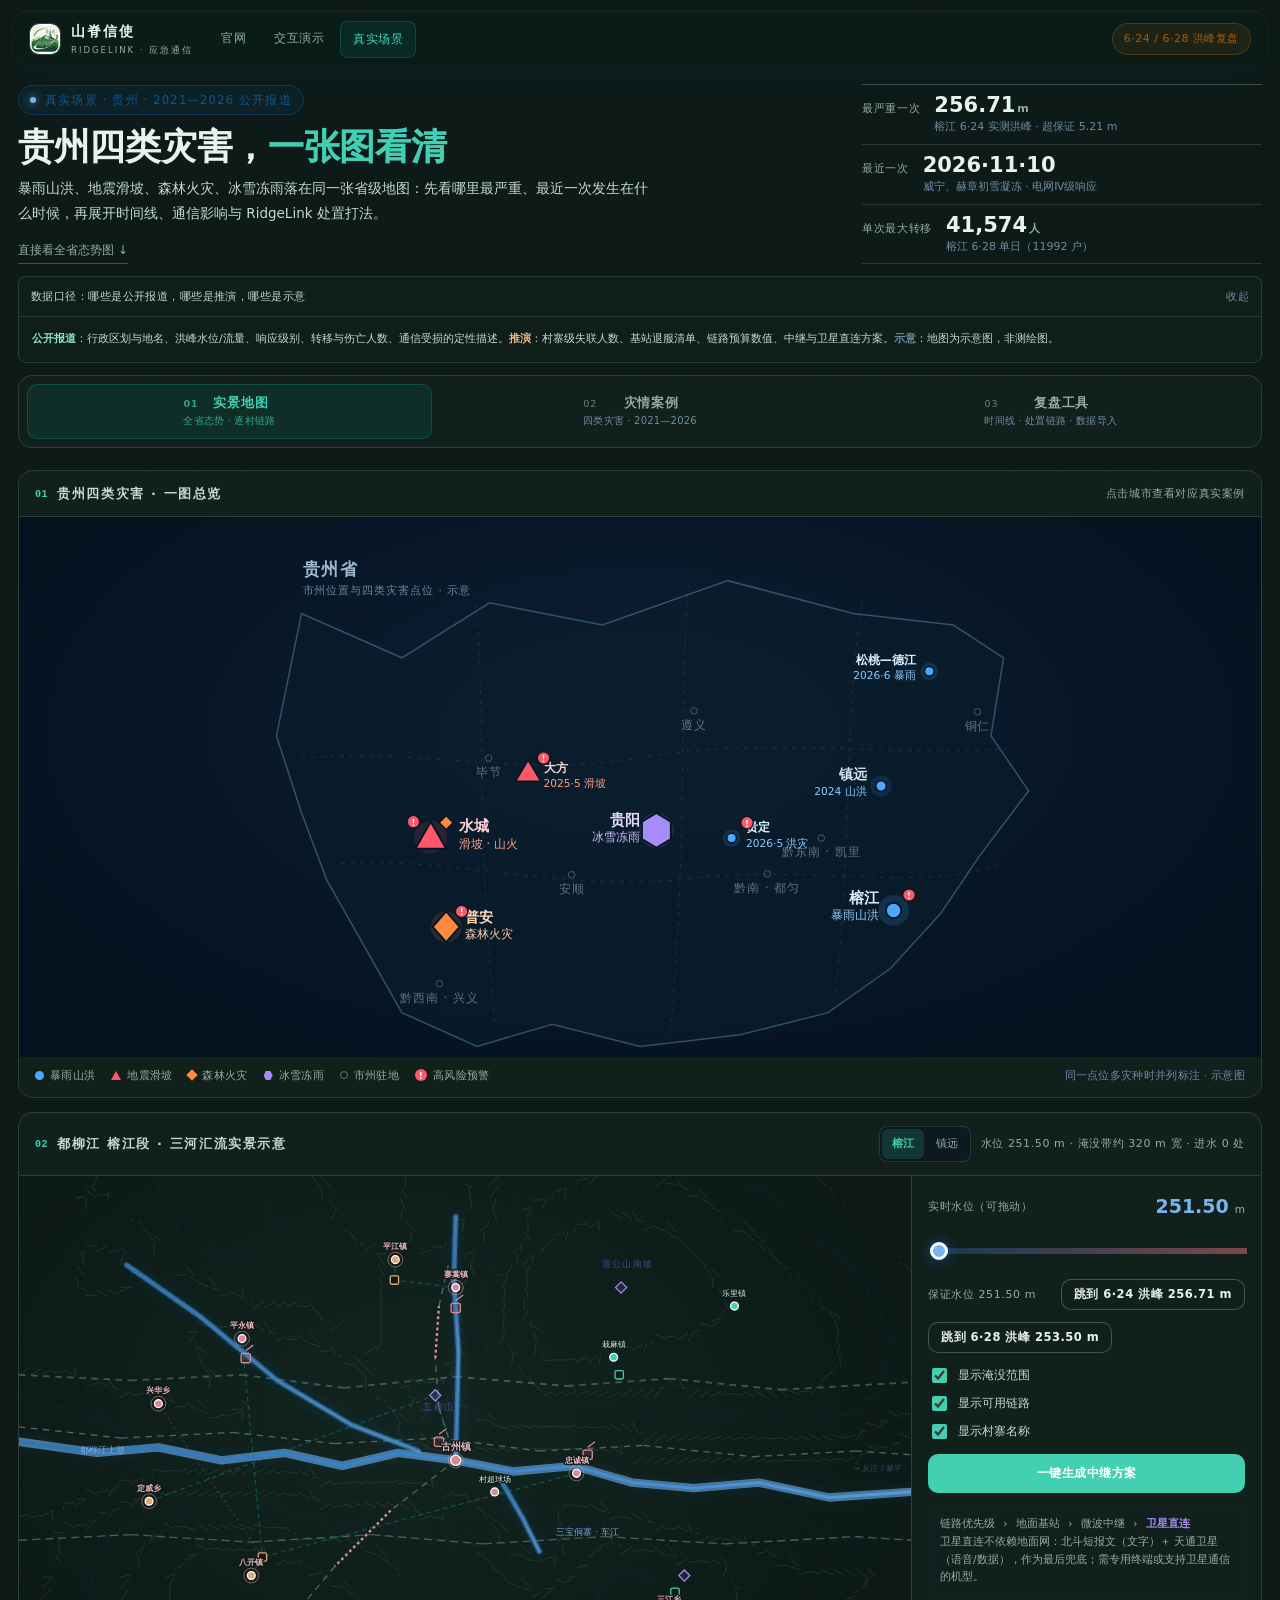
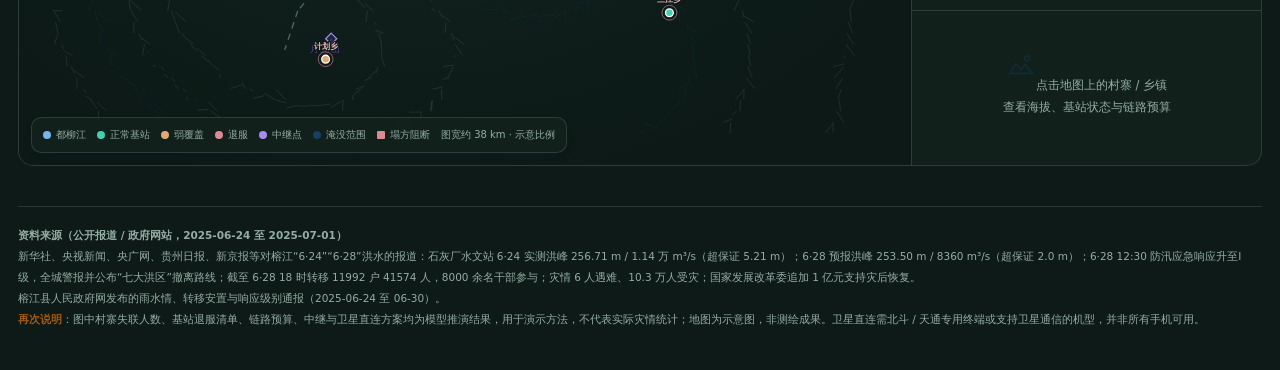
<file: scene.html>
<!DOCTYPE html>
<html lang="zh-CN">
<head>
<meta charset="utf-8">
<meta name="viewport" content="width=device-width, initial-scale=1, viewport-fit=cover">
<meta name="theme-color" content="#ffffff">
<meta name="mobile-web-app-capable" content="yes">
<meta name="apple-mobile-web-app-capable" content="yes">
<meta name="apple-mobile-web-app-status-bar-style" content="black">
<meta name="apple-mobile-web-app-title" content="山脊信使">
<meta name="format-detection" content="telephone=no">
<link rel="manifest" href="manifest.webmanifest">
<link rel="apple-touch-icon" href="icon-180.png">
<link rel="icon" type="image/png" href="icon-192.png">
<title>真实场景 · 贵州四类灾害 2021—2026 复盘 | 山脊信使</title>
<link rel="stylesheet" href="ui/ridgelink.css">
<script>
/* 手机 App 外壳：只在窄屏 + 触摸设备上加载 ui/app.css、ui/app.js；桌面不受影响 */
(function(){
  var mq = window.matchMedia('(max-width: 900px)');
  if (!mq.matches) return;
  var l = document.createElement('link');
  l.rel = 'stylesheet'; l.href = 'ui/app.css';
  document.head.appendChild(l);
  var s = document.createElement('script');
  s.src = 'ui/app.js'; s.defer = true;
  document.head.appendChild(s);
})();
</script>

<style>
    :root{
    --bg:#ffffff;
    --bg2:#f5f9fb;
    --panel:rgba(20,34,30,.9);
    --line:rgba(206,236,226,.14);
    --line2:rgba(206,236,226,.26);
    --text:#e8f3ee;
    --muted:#93ada4;
    --teal:#43d0b2;
    --teal2:#3cc4a8;
    --orange:#e0a877;
    --red:#d98a92;
    --blue:#78b4f0;
    --violet:#a58cf0;
    --max:1180px;
  }
  *{box-sizing:border-box}
  html{scroll-behavior:smooth}
  body{
    margin:0;color:var(--text);
    background-color:#0d1a17;
    background-image:
      none;
    background-attachment:initial;
    background-repeat:no-repeat;
    font-family:"PingFang SC","Microsoft YaHei","Noto Sans SC",system-ui,-apple-system,sans-serif;
    -webkit-font-smoothing:antialiased;
  }
  a{color:inherit;text-decoration:none}
  button{font-family:inherit}
  .bg-grid{
    position:fixed;inset:0;z-index:0;pointer-events:none;
    background-image:linear-gradient(rgba(15,64,92,.07) 1px,transparent 1px),linear-gradient(90deg,rgba(15,64,92,.07) 1px,transparent 1px);
    background-size:48px 48px;
    mask-image:radial-gradient(ellipse at 50% 0%,#000 0%,transparent 72%);
  }
  .glow{position:fixed;pointer-events:none;border-radius:50%;filter:blur(110px);z-index:0}
  .glow.a{width:520px;height:520px;background:rgba(11,143,132,.08);top:-200px;right:-150px}
  .glow.b{width:480px;height:480px;background:rgba(22,104,184,.06);top:700px;left:-220px}

  /* ---------- top ---------- */
  .top{
    position:sticky;top:10px;z-index:50;height:58px;display:flex;align-items:center;gap:16px;
    margin:10px 12px 0;padding:0 16px;
    background:rgba(15,30,26,.55);
    -webkit-backdrop-filter:blur(24px) saturate(180%);
    backdrop-filter:blur(24px) saturate(180%);
    border:1px solid rgba(20,34,30,0.78);
    border-radius:16px;
    box-shadow:0 14px 34px -18px rgba(15,64,92,.34),inset 0 1px 0 rgba(20,34,30,0.9);
  }
  .brand{display:flex;align-items:center;gap:10px;flex:none}
  .brand-mark{
    width:32px;height:32px;border-radius:9px;display:grid;place-items:center;flex:none;
    background:linear-gradient(145deg,rgba(11,143,132,.2),rgba(22,104,184,.13));
    border:1px solid rgba(11,143,132,.45);
  }
  .brand-mark svg{width:19px;height:19px;stroke:var(--teal);fill:none;stroke-width:1.7;stroke-linecap:round;stroke-linejoin:round}
  .brand-t b{display:block;font-size:13.5px;letter-spacing:2px}
  .brand-t span{display:block;font-size:8.5px;letter-spacing:2px;color:var(--muted);font-weight:500}
  .nav{display:flex;gap:4px;overflow-x:auto;scrollbar-width:none}
  .nav::-webkit-scrollbar{display:none}
  .nav a{
    padding:7px 12px;border-radius:8px;font-size:12px;color:var(--muted);white-space:nowrap;
    letter-spacing:.5px;transition:background .18s,color .18s;
  }
  .nav a:hover{background:rgba(15,64,92,.09);color:var(--text)}
  .nav a.on{background:rgba(11,143,132,.13);color:var(--teal);border:1px solid rgba(11,143,132,.32)}
  .top-right{margin-left:auto;display:flex;align-items:center;gap:10px;flex:none}
  .tag{
    display:inline-flex;align-items:center;gap:7px;padding:5px 11px;border-radius:999px;
    border:1px solid var(--line2);background:rgba(20,34,30,0.72);color:var(--muted);
    font-size:11px;letter-spacing:.5px;white-space:nowrap;
  }
  .tag i{width:6px;height:6px;border-radius:50%;background:var(--teal);box-shadow:0 0 10px var(--teal)}
  .tag.live{color:#a35a12;background:rgba(191,106,16,.1);border-color:rgba(191,106,16,.3)}

  .wrap{max-width:1240px;margin:0 auto;padding:0 18px;position:relative;z-index:1}

  /* ---------- hero ---------- */
  .hero{padding:34px 0 10px}
  .badge{
    display:inline-flex;align-items:center;gap:9px;padding:6px 13px;border-radius:999px;
    border:1px solid rgba(22,104,184,.35);background:rgba(22,104,184,.1);
    color:#14568f;font-size:11.5px;letter-spacing:1.2px;margin-bottom:16px;
  }
  .badge i{width:6px;height:6px;border-radius:50%;background:var(--blue);box-shadow:0 0 10px var(--blue)}
  .hero h1{
    margin:0 0 14px;font-size:40px;line-height:1.18;letter-spacing:-.5px;font-weight:800;
  }
  .hero h1 em{
    font-style:normal;background:linear-gradient(100deg,var(--teal),#14568f 62%,#78b4f0);
    -webkit-background-clip:text;background-clip:text;color:transparent;
  }
  .lede{margin:0;max-width:830px;font-size:14px;line-height:1.85;color:#c6d8d2}
  .lede b{color:var(--text);font-weight:700}

  .kpis{display:grid;grid-template-columns:repeat(5,1fr);gap:10px;margin:22px 0 16px}
  .kpi{
    padding:14px 15px;border-radius:13px;border:1px solid var(--line);
    background:linear-gradient(160deg,rgba(20,34,30,0.82),rgba(20,34,30,0.75));
  }
  .kpi b{display:block;font-size:22px;letter-spacing:-.5px;font-variant-numeric:tabular-nums;line-height:1.2}
  .kpi b small{font-size:12px;font-weight:600;letter-spacing:0;margin-left:2px;opacity:.75}
  .kpi span{display:block;margin-top:5px;font-size:10.5px;color:var(--muted);letter-spacing:.6px}
  .kpi .src{display:inline-block;margin-top:7px;font-size:9px;padding:1px 6px;border-radius:5px;letter-spacing:.5px}
  .src.real{color:#07756d;background:rgba(11,143,132,.13)}
  .src.sim{color:#a35a12;background:rgba(191,106,16,.12)}
  .kpi.red b{color:#b05a64}
  .kpi.teal b{color:var(--teal)}
  .kpi.orange b{color:var(--orange)}

  .honest{
    border-radius:13px;border:1px solid rgba(191,106,16,.28);
    background:linear-gradient(160deg,rgba(191,106,16,.09),rgba(20,34,30,0.76));
    padding:0 17px 15px;
  }
  .honest>summary{display:flex;align-items:center;gap:12px;min-height:52px;cursor:pointer;list-style:none}
  .honest>summary::-webkit-details-marker{display:none}
  .honest>summary:after{
    content:'展开';margin-left:auto;flex:none;font-size:10px;letter-spacing:.4px;color:#a35a12;
    border:1px solid rgba(191,106,16,.32);border-radius:999px;padding:3px 10px;
  }
  .honest[open]>summary:after{content:'收起'}
  .honest .h-ico{width:30px;height:30px;border-radius:9px;display:grid;place-items:center;background:rgba(191,106,16,.15);flex:none}
  .honest .h-ico svg{width:16px;height:16px;stroke:var(--orange);fill:none;stroke-width:2;stroke-linecap:round}
  .honest h4{margin:0;font-size:12.5px;letter-spacing:1px;color:#a35a12}
  .honest .hs{font-size:10px;color:var(--muted);letter-spacing:.4px;white-space:nowrap}
  .honest-body{padding-top:2px}
  .honest p{margin:0;font-size:12px;line-height:1.8;color:#c6d8d2}
  .honest .row{display:flex;flex-wrap:wrap;gap:6px;margin-top:9px}
  .chip{font-size:10.5px;padding:3px 9px;border-radius:999px;border:1px solid var(--line2);color:var(--muted);background:rgba(20,34,30,0.7)}
  .chip.ok{color:#07756d;border-color:rgba(11,143,132,.32);background:rgba(11,143,132,.11)}
  .chip.warn{color:#a35a12;border-color:rgba(191,106,16,.3);background:rgba(191,106,16,.1)}

  /* ---------- tools nav ---------- */
  .tool-nav{display:flex;gap:6px;margin:0 0 12px;flex-wrap:wrap}
  .tool-nav a{
    display:inline-flex;align-items:center;gap:6px;min-height:34px;padding:0 12px;border-radius:8px;
    border:1px solid var(--line);background:rgba(20,34,30,.6);font-size:11px;color:#cfe3f3;letter-spacing:.4px;
  }
  .tool-nav a:hover{border-color:rgba(46,230,197,.35);color:var(--teal)}
  .tool-nav b{font-size:9px;color:var(--teal);font-variant-numeric:tabular-nums}
  .tool-nav a i{font-style:normal;color:var(--muted);font-size:10px}

  /* ---------- tabs ---------- */
  .tabs{
    position:sticky;top:88px;z-index:40;margin:26px 0 0;display:flex;gap:6px;
    padding:8px;border-radius:14px;border:1px solid var(--line);
    background:rgba(20,34,30,0.86);backdrop-filter:blur(14px);
    overflow-x:auto;scrollbar-width:none;
  }
  .tabs::-webkit-scrollbar{display:none}
  .tabs{position:sticky;width:auto;max-width:100%}
  .tab{
    flex:1;min-width:130px;padding:10px 14px;border-radius:10px;border:1px solid transparent;
    background:transparent;color:var(--muted);font-size:12.5px;letter-spacing:1px;cursor:pointer;
    display:grid;grid-template-columns:auto auto;justify-content:center;align-items:baseline;gap:2px 8px;
    white-space:nowrap;text-align:left;
    transition:background .18s,color .18s,border-color .18s;
  }
  .tab .t{font-weight:700;letter-spacing:.06em}
  .tab .d{grid-column:1/-1;font-style:normal;font-size:10px;letter-spacing:.02em;color:var(--ui-faint);font-weight:400;text-align:center}
  .tab.on .d{color:rgba(67,208,178,.72)}
  .tab:hover{background:rgba(15,64,92,.08);color:var(--text)}
  .tab.on{background:rgba(11,143,132,.13);border-color:rgba(11,143,132,.35);color:var(--teal);font-weight:700}
  .tab .n{font-size:9.5px;opacity:.7;font-variant-numeric:tabular-nums}

  .sec{padding:22px 0 6px;display:none}
  .sec.on{display:block;animation:fade .3s ease}
  .type-case,.sub-case,#drop,#tlTitle,#flowTitle,#case-flood,#case-slide,#case-fire,#case-ice{scroll-margin-top:76px}
  @keyframes fade{from{opacity:0;transform:translateY(6px)}to{opacity:1;transform:none}}

  .panel{
    border:1px solid var(--line);border-radius:15px;
    background:linear-gradient(165deg,rgba(20,34,30,0.8),rgba(20,34,30,0.8));
    overflow:hidden;
  }
  .ph{
    display:flex;align-items:center;justify-content:space-between;gap:10px;
    padding:13px 16px;border-bottom:1px solid var(--line);
  }
  .ph h3{margin:0;font-size:12.5px;letter-spacing:1.6px;color:#c6d8d2;font-weight:700}
  .ph .r{font-size:11px;color:var(--muted);letter-spacing:.6px}
  .ph .r.ok{color:var(--teal)}

  /* ---------- province overview ---------- */
  .province-scroll-tip{display:none;font-size:10px;color:var(--muted);padding:7px 16px 0;letter-spacing:.4px}
  .province-wrap{overflow-x:auto;overscroll-behavior-x:contain;background:radial-gradient(ellipse at 50% 40%,#0b2035 0%,#061220 78%);max-width:100%}
  html,body{overflow-x:clip}
  main.wrap{max-width:100%}
  #provinceMap{display:block;width:100%;min-width:760px;height:auto;touch-action:manipulation;max-height:min(62vh,540px);margin:0 auto}
  .pm-city{cursor:pointer;transition:opacity .18s}
  .pm-city:hover{opacity:.82}
  .pm-city:focus{outline:none}
  .pm-city:focus-visible{outline:2px solid rgba(46,230,197,.6);outline-offset:2px}
  .pm-legend{display:flex;flex-wrap:wrap;align-items:center;gap:7px 16px;padding:9px 16px 12px;font-size:10.5px;color:var(--muted);letter-spacing:.3px}
  .pm-legend span{display:inline-flex;align-items:center;gap:6px}
  .pm-dot{width:9px;height:9px;border-radius:50%;flex:none}
  .pm-tri{width:0;height:0;border-left:5px solid transparent;border-right:5px solid transparent;border-bottom:9px solid #ff566a;flex:none}
  .pm-dia{width:8px;height:8px;background:#ff8a3d;transform:rotate(45deg);flex:none}
  .pm-hex{width:9px;height:9px;background:#a78bfa;clip-path:polygon(25% 0,75% 0,100% 50%,75% 100%,25% 100%,0 50%);flex:none}
  .pm-seat-ico{width:8px;height:8px;border-radius:50%;border:1px solid rgba(142,169,194,.6);flex:none}
  .pm-hot{width:12px;height:12px;border-radius:50%;background:#ff566a;color:#fff;font-size:9px;font-weight:700;display:grid;place-items:center;font-style:normal;flex:none}
  .pm-tip{margin-left:auto;color:#6f8ba4}

  /* ---------- map ---------- */
  .map-grid{display:grid;grid-template-columns:minmax(0,1fr) 350px}
  .map-side{border-left:1px solid var(--line);display:flex;flex-direction:column;min-width:0}
  .map-canvas{position:relative;background:radial-gradient(ellipse at 45% 40%,#12241f 0%,#0c1916 78%);min-height:420px;min-width:0}
  .map-scroll{overflow-x:auto;-webkit-overflow-scrolling:touch;width:100%;max-width:100%}
  .map-canvas svg{display:block;width:100%;height:auto;touch-action:manipulation}
  .legend{
    position:absolute;left:12px;bottom:12px;display:flex;flex-wrap:wrap;gap:5px 11px;
    padding:8px 11px;border-radius:10px;background:rgba(20,34,30,0.86);
    border:1px solid var(--line);font-size:10px;color:#93ada4;backdrop-filter:blur(6px);max-width:calc(100% - 24px);
  }
  .legend i{display:inline-block;width:8px;height:8px;border-radius:50%;margin-right:5px;vertical-align:middle}
  .map-hint{
    display:none;position:absolute;top:8px;right:8px;z-index:2;padding:5px 10px;border-radius:999px;
    background:rgba(20,34,30,0.88);border:1px solid var(--line2);font-size:10px;color:#93ada4;
    letter-spacing:.5px;pointer-events:none;backdrop-filter:blur(6px);white-space:nowrap;
  }

  .ctrl{padding:14px 16px;border-bottom:1px solid var(--line);display:flex;flex-direction:column;gap:12px}
  .ctrl-row{display:flex;align-items:center;justify-content:space-between;gap:10px}
  .ctrl-label{font-size:11px;color:var(--muted);letter-spacing:.6px}
  .wl{display:flex;align-items:baseline;gap:6px}
  .wl b{font-size:19px;font-variant-numeric:tabular-nums;color:var(--blue)}
  .wl span{font-size:10.5px;color:var(--muted)}
  input[type=range]{
    -webkit-appearance:none;width:100%;height:28px;padding:11px 0;border-radius:4px;outline:none;
    background:linear-gradient(90deg,rgba(22,104,184,.35),rgba(193,98,107,.6));
    background-clip:content-box;
  }
  input[type=range]::-moz-range-track{height:6px;border-radius:4px;background:linear-gradient(90deg,rgba(22,104,184,.35),rgba(193,98,107,.6))}
  input[type=range]::-moz-range-thumb{width:18px;height:18px;border-radius:50%;background:var(--blue);border:3px solid #ffffff}
  input[type=range]::-webkit-slider-thumb{
    -webkit-appearance:none;width:18px;height:18px;border-radius:50%;
    background:var(--blue);border:3px solid #ffffff;box-shadow:0 0 12px rgba(22,104,184,.7);cursor:pointer;
  }
  .toggles{display:flex;flex-direction:column;gap:7px}
  .tg{display:flex;align-items:center;gap:8px;font-size:11.5px;color:#c6d8d2;cursor:pointer;user-select:none}
  .tg input{accent-color:var(--teal);width:15px;height:15px}
  .btn{
    display:inline-flex;align-items:center;justify-content:center;gap:7px;
    padding:10px 15px;border-radius:10px;border:1px solid transparent;
    font-size:12px;font-weight:700;letter-spacing:.5px;cursor:pointer;color:var(--text);
    transition:transform .18s,border-color .18s,background .18s;
  }
  .btn:hover{transform:translateY(-1px)}
  .btn.primary{background:linear-gradient(135deg,var(--teal),#43d0b2);color:#ffffff}
  .btn.ghost{border-color:var(--line2);background:rgba(20,34,30,0.72)}
  .btn.ghost:hover{border-color:rgba(11,143,132,.5)}
  .btn.sm{padding:7px 12px;font-size:11.5px}
  .btn:disabled{opacity:.4;cursor:not-allowed;transform:none}
  .link-order{
    font-size:10.5px;line-height:1.7;color:#93ada4;padding:9px 11px;border-radius:9px;
    border:1px dashed rgba(15,64,92,.22);background:rgba(20,34,30,0.7);
  }
  .link-order b{color:var(--violet);font-weight:700}
  .link-order i{font-style:normal;color:#93ada4;margin:0 5px}
  .sat-note{
    font-size:10.5px;line-height:1.75;color:#5b3fb8;padding:9px 11px;border-radius:9px;
    border:1px solid rgba(109,79,208,.28);background:rgba(109,79,208,.1);
  }

  .side-scroll{flex:1;overflow-y:auto;padding:14px 16px 20px;min-height:0;max-height:640px}
  .empty{font-size:11.5px;line-height:1.9;color:var(--muted);text-align:center;padding:26px 8px}
  .empty svg{width:30px;height:30px;stroke:rgba(15,64,92,.36);fill:none;stroke-width:1.5;margin-bottom:8px}

  .d-head{display:flex;align-items:flex-start;gap:10px;margin-bottom:12px}
  .d-head .dot{width:9px;height:9px;border-radius:50%;margin-top:6px;flex:none}
  .d-head h4{margin:0;font-size:15px;letter-spacing:.5px}
  .d-head p{margin:4px 0 0;font-size:10.5px;color:var(--muted);letter-spacing:.5px}

  .kv{display:grid;grid-template-columns:1fr 1fr;gap:8px;margin-bottom:12px}
  .kv div{padding:8px 10px;border-radius:9px;background:rgba(20,34,30,0.75);border:1px solid rgba(206,236,226,.13)}
  .kv span{display:block;font-size:9.5px;color:var(--muted);letter-spacing:.5px;margin-bottom:3px}
  .kv b{font-size:12.5px;font-variant-numeric:tabular-nums;font-weight:700}

  .sub-t{font-size:10.5px;letter-spacing:1.2px;color:#93ada4;margin:14px 0 7px;display:flex;align-items:center;gap:7px}
  .sub-t:before{content:'';width:3px;height:11px;border-radius:2px;background:var(--teal)}

  table.lt{width:100%;border-collapse:collapse;font-size:10.5px}
  table.lt th{
    text-align:left;padding:6px 5px;color:var(--muted);font-weight:600;letter-spacing:.4px;
    border-bottom:1px solid var(--line);white-space:nowrap;
  }
  table.lt td{padding:7px 5px;border-bottom:1px solid rgba(15,64,92,.08);font-variant-numeric:tabular-nums;white-space:nowrap}
  table.lt td.ok{color:var(--teal)}
  table.lt td.warn{color:var(--orange)}
  table.lt td.bad{color:var(--red)}
  .tblwrap{overflow-x:auto}

  .planbox{padding:12px 16px;border-top:1px solid var(--line);background:rgba(11,143,132,.07)}
  .planbox .pt{font-size:10.5px;letter-spacing:1px;color:var(--teal);margin-bottom:8px}
  .plan-item{display:flex;align-items:center;gap:8px;font-size:11px;color:#c6d8d2;padding:4px 0}
  .plan-item .b{width:5px;height:5px;border-radius:50%;background:var(--teal);flex:none}

  /* ---------- timeline ---------- */
  .tl-wrap{display:grid;grid-template-columns:1fr 1fr;gap:16px;align-items:start}
  .tl-col h4{
    margin:0 0 14px;font-size:11.5px;letter-spacing:1.5px;color:#c6d8d2;
    display:flex;align-items:center;gap:8px;
  }
  .rail{position:relative;padding-left:26px}
  .rail:before{content:'';position:absolute;left:7px;top:6px;bottom:6px;width:1px;background:linear-gradient(180deg,rgba(11,143,132,.4),rgba(206,236,226,.13))}
  .tl-col.sim .rail:before{background:linear-gradient(180deg,rgba(191,106,16,.4),rgba(206,236,226,.13))}
  .ev{position:relative;padding:0 0 18px}
  .ev:before{
    content:'';position:absolute;left:-24px;top:4px;width:9px;height:9px;border-radius:50%;
    background:#ffffff;border:2px solid var(--teal);
  }
  .tl-col.sim .ev:before{border-color:var(--orange)}
  .ev.key:before{box-shadow:0 0 0 4px rgba(193,98,107,.18);border-color:var(--red);background:var(--red)}
  .ev .t{font-size:10px;letter-spacing:.8px;color:var(--muted);font-variant-numeric:tabular-nums;margin-bottom:3px}
  .ev b{display:block;font-size:12.5px;margin-bottom:4px;letter-spacing:.3px}
  .ev p{margin:0;font-size:11.5px;line-height:1.75;color:#c6d8d2}
  .ev .src-tag{display:inline-block;margin-top:6px;font-size:9px;padding:1px 7px;border-radius:5px;color:#07756d;background:rgba(11,143,132,.13)}
  .ev .src-tag.sim{color:#a35a12;background:rgba(191,106,16,.12)}

  /* ---------- data import ---------- */
  .imp-grid{display:grid;grid-template-columns:1fr 1fr;gap:16px}
  .drop{
    border:1.5px dashed rgba(15,64,92,.28);border-radius:13px;padding:26px 18px;text-align:center;
    background:rgba(20,34,30,0.7);transition:border-color .2s,background .2s;cursor:pointer;
  }
  .drop.over{border-color:var(--teal);background:rgba(11,143,132,.1)}
  .drop svg{width:32px;height:32px;stroke:var(--muted);fill:none;stroke-width:1.5;margin-bottom:10px}
  .drop b{display:block;font-size:13px;margin-bottom:5px}
  .drop span{font-size:11px;color:var(--muted);line-height:1.7}
  textarea{
    width:100%;min-height:190px;resize:vertical;padding:12px;border-radius:11px;
    background:rgba(20,34,30,0.88);border:1px solid var(--line2);color:#c6d8d2;
    font-family:ui-monospace,Consolas,"Courier New",monospace;font-size:11.5px;line-height:1.7;outline:none;
  }
  textarea:focus{border-color:rgba(11,143,132,.5)}
  .imp-actions{display:flex;flex-wrap:wrap;gap:8px;margin-top:10px}
  .msg{margin-top:12px;font-size:11.5px;line-height:1.8}
  .msg.ok{color:var(--teal)}
  .msg.err{color:var(--red)}
  .msg ul{margin:6px 0 0;padding-left:18px}

  /* ---------- flow ---------- */
  .flow-head{display:grid;grid-template-columns:repeat(5,1fr);gap:8px;margin-bottom:16px}
  .ag{
    padding:12px 10px;border-radius:11px;border:1px solid var(--line);background:rgba(20,34,30,0.75);text-align:center;
  }
  .ag b{display:block;font-size:11.5px;letter-spacing:.8px;margin-bottom:3px}
  .ag span{font-size:9.5px;color:var(--muted)}
  .ag.on{border-color:rgba(11,143,132,.4);background:rgba(11,143,132,.1)}
  .ag.on b{color:var(--teal)}
  .steps{position:relative;padding-left:30px}
  .steps:before{content:'';position:absolute;left:9px;top:8px;bottom:8px;width:1px;background:linear-gradient(180deg,rgba(11,143,132,.45),rgba(109,79,208,.3),rgba(15,64,92,.09))}
  .step{
    position:relative;margin-bottom:10px;border:1px solid var(--line);border-radius:12px;
    background:linear-gradient(160deg,rgba(20,34,30,0.76),rgba(20,34,30,0.72));overflow:hidden;
  }
  .step:before{
    content:'';position:absolute;left:-25px;top:17px;width:10px;height:10px;border-radius:50%;
    background:#ffffff;border:2px solid var(--teal);
  }
  .step.gate:before{border-color:var(--violet);background:var(--violet);box-shadow:0 0 12px rgba(109,79,208,.6)}
  .step-h{display:flex;align-items:center;gap:10px;padding:12px 15px;cursor:pointer}
  .step-h .tt{font-size:10px;color:var(--muted);font-variant-numeric:tabular-nums;letter-spacing:.5px;flex:none;width:66px}
  .step-h .role{font-size:10px;padding:2px 8px;border-radius:6px;background:rgba(22,104,184,.13);color:#14568f;flex:none;letter-spacing:.4px}
  .step-h .role.g{background:rgba(109,79,208,.15);color:#5b3fb8}
  .step-h b{font-size:12.5px;font-weight:700;letter-spacing:.3px}
  .step-h .sla{margin-left:auto;font-size:10px;color:var(--muted);flex:none;letter-spacing:.4px}
  .step-b{display:none;padding:0 15px 14px 15px;font-size:11.5px;line-height:1.8;color:#c6d8d2}
  .step.open .step-b{display:block}
  .step.open{border-color:rgba(11,143,132,.32)}
  .step-b .out{
    margin-top:9px;padding:9px 11px;border-radius:9px;background:rgba(11,143,132,.08);
    border-left:2px solid rgba(11,143,132,.5);font-size:11px;color:#1f6b62;
  }
  .step-b .out b{color:var(--teal)}

  /* ---------- four disaster types ---------- */
  .type-intro{font-size:12.5px;line-height:1.9;color:#9db8cf;margin:0 0 18px;max-width:980px}
  .year-strip{display:grid;grid-template-columns:repeat(3,1fr);gap:10px;margin:12px 13px}
  .year-col{border:1px solid var(--line);border-radius:12px;padding:12px 13px;background:rgba(8,20,33,.45)}
  .year-fold{margin:0 0 8px;border:1px solid var(--line);border-radius:12px;background:rgba(8,20,33,.3)}
  .year-fold>summary{display:flex;align-items:center;gap:9px;min-height:46px;padding:0 13px;cursor:pointer;list-style:none;font-size:11px;color:#a9c3d9;letter-spacing:.4px}
  .year-fold>summary::-webkit-details-marker{display:none}
  .year-fold>summary b{font-size:12.5px;color:var(--teal);letter-spacing:1px;font-variant-numeric:tabular-nums}
  .year-fold>summary:after{content:'展开';margin-left:auto;flex:none;font-size:10px;color:var(--muted);border:1px solid var(--line2);border-radius:999px;padding:2px 9px}
  .year-fold[open]>summary:after{content:'收起'}
  .year-fold[open]>summary{border-bottom:1px solid var(--line)}
  .year-h{font-size:18px;font-weight:800;color:var(--teal);letter-spacing:1px;margin-bottom:9px}
  .year-ev{display:flex;gap:8px;font-size:11px;line-height:1.7;color:#a9c3d9;padding:5px 0;border-top:1px dashed rgba(126,183,224,.1)}
  .year-ev:first-of-type{border-top:none}
  .year-ev b{flex:none;color:#95b4cd;font-size:10px;font-weight:700;min-width:38px}
  .year-note{font-size:10px;line-height:1.8;color:#6f8ba4;margin:0 0 18px}
  .type-map{margin:0 0 16px;border:1px solid var(--line);border-radius:11px;overflow:hidden;background:rgba(4,12,20,.5);position:relative}
  .type-map svg{display:block;width:100%;height:auto}
  .type-map .map-cap{position:absolute;right:8px;bottom:6px;font-size:9px;color:#6f8ba4;letter-spacing:.4px}
  .type-case{border:1px solid var(--line);border-radius:14px;padding:18px 18px 14px;margin-bottom:16px;background:linear-gradient(165deg,rgba(16,36,56,.45),rgba(8,20,33,.35))}
  .type-head{display:flex;flex-wrap:wrap;align-items:baseline;gap:10px 12px;padding-bottom:12px;margin-bottom:14px;border-bottom:1px solid var(--line)}
  .type-head h3{margin:0;font-size:17px;letter-spacing:.3px}
  .type-tag{font-size:10px;letter-spacing:1.2px;color:var(--teal);border:1px solid rgba(46,230,197,.35);background:rgba(46,230,197,.08);border-radius:999px;padding:3px 9px;white-space:nowrap}
  .type-city{font-size:10.5px;color:var(--muted);letter-spacing:.4px}
  .type-kpis{display:grid;grid-template-columns:repeat(3,1fr);gap:8px;margin-bottom:16px}
  .type-kpis .kpi{padding:11px 12px}
  .type-kpis .kpi b{font-size:19px}
  .type-cols{display:grid;grid-template-columns:1.12fr .88fr;gap:20px;align-items:start}
  .type-col h4{font-size:10.5px;letter-spacing:1.2px;color:#95b4cd;margin:0 0 10px;display:flex;align-items:center;gap:7px}
  .type-col h4:before{content:'';width:3px;height:11px;border-radius:2px;background:var(--teal)}
  .type-rail{padding-left:24px}
  .type-rail .ev{padding-bottom:13px}
  .type-rail .ev p{font-size:11px}
  .type-p{font-size:11.5px;line-height:1.85;color:#a9c3d9;margin:0 0 10px}
  .chips{display:flex;flex-wrap:wrap;gap:5px;margin-bottom:14px}
  .type-ol{margin:0 0 12px;padding-left:17px;font-size:11.5px;line-height:1.9;color:#a9c3d9}
  .type-ol li{margin-bottom:3px}
  .type-link{display:inline-flex;align-items:center;gap:5px;font-size:11.5px;color:var(--teal);border-bottom:1px solid rgba(46,230,197,.35);padding-bottom:2px;letter-spacing:.4px}
  .type-src{margin-top:14px;padding-top:10px;border-top:1px dashed rgba(126,183,224,.16);font-size:10px;line-height:1.8;color:#6f8ba4}
  .case-index{display:grid;grid-template-columns:repeat(4,1fr);gap:8px;margin:0 0 16px}
  .case-index a{display:flex;align-items:center;gap:7px;padding:9px 10px;border:1px solid var(--line);border-radius:9px;background:rgba(8,20,33,.5);font-size:11px;color:#cfe3f3;line-height:1.4}
  .case-index a:hover{border-color:rgba(46,230,197,.35);color:var(--teal)}
  .case-index b{font-size:9px;color:var(--teal);font-variant-numeric:tabular-nums}
  .case-lead{margin:0 0 12px;font-size:11.5px;line-height:1.8;color:#a9c3d9}
  .case-lead b{color:#e9f5ff}
  .case-fold{margin:2px 0 0;border-top:1px dashed rgba(126,183,224,.16);padding-top:10px}
  .case-fold>summary{display:flex;align-items:center;gap:8px;min-height:38px;cursor:pointer;font-size:11px;letter-spacing:.4px;color:var(--teal);list-style:none}
  .case-fold>summary::-webkit-details-marker{display:none}
  .case-fold>summary:before{content:'+';display:grid;place-items:center;width:18px;height:18px;border-radius:6px;border:1px solid rgba(46,230,197,.3);font-size:13px;line-height:1;flex:none}
  .case-fold[open]>summary:before{content:'−'}
  .case-fold[open]>summary{margin-bottom:12px}
  .sub-cases{margin-top:14px;padding-top:12px;border-top:1px dashed rgba(126,183,224,.16)}
  .sub-cases>h4{font-size:10.5px;letter-spacing:1px;color:#95b4cd;margin:0 0 9px}
  .sub-case{padding:10px 12px;border:1px solid var(--line);border-radius:9px;background:rgba(8,20,33,.5);margin-bottom:8px}
  .sub-case:last-child{margin-bottom:0}
  .sub-case h5{margin:0 0 5px;font-size:11.5px;color:#dcefff;display:flex;flex-wrap:wrap;align-items:baseline;gap:7px}
  .sub-case h5 span{font-size:9.5px;color:#8ecbff;font-weight:400}
  .sub-case p{margin:0;font-size:11px;line-height:1.75;color:#a9c3d9}
  .sub-case .link-btn{margin-top:7px}
  .link-btn{display:inline-flex;align-items:center;gap:5px;min-height:32px;padding:0 10px;border-radius:7px;border:1px solid rgba(46,230,197,.28);background:rgba(46,230,197,.07);color:var(--teal);font-size:10.5px;cursor:pointer}
  .link-btn:hover{background:rgba(46,230,197,.14)}
  .map-switch{display:inline-flex;padding:2px;border:1px solid var(--line);border-radius:8px;background:rgba(8,20,33,.5);gap:2px}
  .ms{border:0;background:transparent;color:var(--muted);font-size:10.5px;padding:5px 10px;border-radius:6px;cursor:pointer;min-height:30px}
  .ms.on{background:rgba(46,230,197,.14);color:var(--teal);font-weight:700}
  .ph-right{display:flex;align-items:center;justify-content:flex-end;gap:10px;flex-wrap:wrap}
  .other-grid{display:grid;grid-template-columns:1fr 1fr;gap:10px}
  .other-grid>div{padding:10px 12px;border:1px solid var(--line);border-radius:9px;background:rgba(8,20,33,.5)}
  .other-grid b{display:block;font-size:11.5px;color:#cfe3f3;margin-bottom:5px}
  .other-grid p{margin:0;font-size:11px;line-height:1.75;color:#a9c3d9}
  .type-note{font-size:10.5px;line-height:1.9;color:#8ea9c2;padding:12px 14px;border-radius:10px;border:1px solid rgba(255,138,61,.22);background:rgba(255,138,61,.05)}
  .type-note b{color:#ffc9a3}

  /* ---------- risk modal ---------- */
  .risk-modal{position:fixed;inset:0;z-index:200;display:none}
  .risk-modal.on{display:block}
  .risk-bg{position:absolute;inset:0;background:rgba(2,7,12,.72);backdrop-filter:blur(4px)}
  .risk-card{position:relative;margin:5vh auto;width:min(760px,calc(100vw - 24px));max-height:86vh;overflow:auto;background:#0a1724;border:1px solid var(--line2);border-radius:16px;padding:20px 20px 16px;box-shadow:0 30px 80px rgba(0,0,0,.6)}
  .risk-x{position:absolute;right:10px;top:8px;width:34px;height:34px;border:0;border-radius:50%;background:rgba(126,183,224,.08);color:#9db8cf;font-size:20px;line-height:1;cursor:pointer}
  .risk-x:hover{background:rgba(126,183,224,.18);color:#fff}
  .risk-head{--rc:#4aa8ff;border-left:3px solid var(--rc);padding-left:12px;margin-bottom:14px}
  .risk-type{display:inline-block;font-size:10px;letter-spacing:.8px;color:var(--rc);border:1px solid var(--rc);border-radius:999px;padding:2px 8px;opacity:.9}
  .risk-head h3{margin:6px 0 2px;font-size:22px;letter-spacing:.5px}
  .risk-head p{margin:0;font-size:11px;color:var(--muted)}
  .risk-grid{display:grid;grid-template-columns:repeat(3,1fr);gap:8px;margin-bottom:12px}
  .risk-grid>div{padding:10px 12px;border:1px solid var(--line);border-radius:10px;background:rgba(8,20,33,.6)}
  .risk-grid span{display:block;font-size:9.5px;color:var(--muted);letter-spacing:.4px}
  .risk-grid b{display:block;font-size:15px;color:#e9f5ff;margin:4px 0 2px;font-variant-numeric:tabular-nums}
  .risk-grid small{display:block;font-size:10px;line-height:1.6;color:#8ea9c2}
  .risk-alert{border:1px solid;border-radius:10px;padding:10px 12px;margin-bottom:14px}
  .risk-alert b{font-size:11.5px;letter-spacing:.3px}
  .risk-alert p{margin:5px 0;font-size:11.5px;line-height:1.8;color:#cfe3f3}
  .risk-alert small{display:block;font-size:9.5px;line-height:1.7;color:#7f9cb5}
  .risk-sub{display:flex;align-items:baseline;justify-content:space-between;gap:10px;font-size:10.5px;letter-spacing:1px;color:#95b4cd;margin:14px 0 7px}
  .risk-sub span{font-size:9px;letter-spacing:0;color:#6f8ba4}
  .risk-table-wrap{max-height:270px;overflow:auto;border:1px solid var(--line);border-radius:9px}
  .risk-table{width:100%;border-collapse:collapse;font-size:11px}
  .risk-table th{position:sticky;top:0;background:#0c1c2b;color:#95b4cd;font-weight:600;text-align:left;padding:7px 9px;border-bottom:1px solid var(--line);white-space:nowrap}
  .risk-table td{padding:7px 9px;border-bottom:1px solid rgba(126,183,224,.08);color:#c0d5e6;line-height:1.5}
  .risk-table tr:last-child td{border-bottom:none}
  .lv{display:inline-block;padding:1px 7px;border-radius:999px;font-size:10px;white-space:nowrap}
  .lv4{color:#ff8a9a;background:rgba(255,86,106,.14)}
  .lv3{color:#ffc9a3;background:rgba(255,138,61,.14)}
  .lv2{color:#a8d4ff;background:rgba(74,168,255,.13)}
  .lv1{color:#8ef0dd;background:rgba(46,230,197,.1)}
  .risk-actions{display:flex;gap:8px;justify-content:flex-end;margin-top:14px}

  .footnote{margin:34px 0 40px;padding-top:18px;border-top:1px solid var(--line);font-size:10.5px;line-height:2;color:#93ada4}
  .footnote b{color:#93ada4}
  .footnote a{color:#7fb6e0;text-decoration:underline;text-underline-offset:2px;word-break:break-all}

  /* ---------- responsive ---------- */
  @media(max-width:1000px){
    .map-grid{grid-template-columns:minmax(0,1fr)}
    .map-side{border-left:none;border-top:1px solid var(--line)}
    .side-scroll{max-height:none}
    .tl-wrap{grid-template-columns:1fr}
    .imp-grid{grid-template-columns:1fr}
    .kpis{grid-template-columns:repeat(3,1fr)}
    .type-cols{grid-template-columns:1fr}
    .year-strip{grid-template-columns:1fr}
  }
  @media(max-width:720px){
    .hero{padding:24px 0 6px}
    .hero h1{font-size:26px}
    .lede{font-size:13px;line-height:1.8}
    .kpis{grid-template-columns:1fr 1fr;gap:8px}
    .kpi b{font-size:19px}
    .type-kpis{grid-template-columns:1fr 1fr;gap:7px}
    .type-kpis .kpi:last-child{grid-column:1/-1}
    .type-case{padding:14px 12px 12px}
    .type-head h3{font-size:15px}
    .type-intro{font-size:11.5px}
    .type-rail{padding-left:22px}
    .case-index{grid-template-columns:1fr 1fr}
    .case-index a{padding:8px 9px;font-size:10.5px}
    .sub-case{padding:10px}
    .risk-card{position:absolute;left:0;right:0;bottom:0;margin:0;width:auto;max-height:90vh;border-radius:16px 16px 0 0;padding:16px 14px}
    .risk-grid{grid-template-columns:1fr 1fr;gap:7px}
    .risk-grid>div{padding:9px 10px}
    .risk-grid>div:nth-child(3){grid-column:1/-1}
    .risk-grid b{font-size:14px}
    .risk-table-wrap{max-height:none}
    .risk-table{font-size:10.5px}
    .risk-table th,.risk-table td{padding:6px 7px}
    .risk-head h3{font-size:19px}
    .risk-actions{justify-content:stretch}
    .risk-actions .btn{flex:1}
    .honest{grid-template-columns:1fr}
    .honest .h-ico{display:none}
    .tabs{top:54px;padding:6px;margin:14px 0 0;border-radius:0;border-left:0;border-right:0;overflow-x:auto;overflow-y:hidden;position:sticky!important;width:100%}
    .tab{min-width:0;flex:1;padding:10px 4px;font-size:11px;gap:4px;min-height:44px}
    .tab .n{font-size:9px}
    .tab .d{display:none}
    .nav a{padding:9px 10px;min-height:36px;display:inline-flex;align-items:center}
    .map-hint{display:block}
    .province-scroll-tip{display:block}
    #provinceMap{min-width:680px}
    .legend{font-size:9px;padding:6px 8px;gap:4px 8px;left:8px;bottom:8px;max-width:calc(100% - 16px)}
    input[type=range]{height:34px;padding:14px 0}
    input[type=range]::-webkit-slider-thumb{width:24px;height:24px}
    .tg{padding:4px 0;font-size:12px;min-height:34px}
    .tg input{width:18px;height:18px}
    .btn{min-height:42px}
    textarea{font-size:16px}
    .map-scroll{overscroll-behavior-x:contain}
    .flow-head{grid-template-columns:repeat(3,1fr)}
    .brand-t span{display:none}
    .nav{max-width:46vw}
    .step-h .sla{display:none}
    .step-h{flex-wrap:wrap;gap:6px}
    .map-canvas{min-height:auto}
    .map-scroll svg{min-width:600px}
    .ph{flex-wrap:wrap;gap:8px}
    .ph-right{width:100%;justify-content:space-between}
    .ms{min-height:36px;padding:6px 12px}
    .case-fold>summary{min-height:44px}
  }
  @media(max-width:480px){
    .wrap{padding:0 12px}
    .hero h1{font-size:23px}
    .lede{font-size:12.5px}
    .kpi{padding:11px 12px}
    .kpi b{font-size:17px}
    .top{padding:0 12px;gap:10px}
    .brand-t b{font-size:12px;letter-spacing:1px}
    .nav a{padding:6px 8px;font-size:10.5px}
    .tag{display:none}
    .step-h .tt{width:auto}
    .kv{grid-template-columns:1fr}
    .type-kpis .kpi b{font-size:17px}
    .case-index{grid-template-columns:1fr 1fr;gap:6px}
  }
  @media(max-height:560px) and (orientation:landscape){
    .hero{padding:14px 0 0}
    .hero h1{font-size:24px}
    .kpis{grid-template-columns:repeat(5,1fr);margin:12px 0 10px}
    .lede{font-size:12px}
  }
  /* ---------- 浅色主题补充 ---------- */
  .kpi,.ag,.kv div,.drop{box-shadow:0 1px 2px rgba(15,64,92,.04)}
  .legend,.map-hint{box-shadow:0 6px 20px -12px rgba(15,64,92,.25)}
    /* ---------- 品牌图标 ---------- */
  .brand-mark,.top .brand-mark{background:#13211d;border:1px solid rgba(206,236,226,.16);overflow:hidden;padding:0}
  .brand-mark img{display:block;width:100%;height:100%;object-fit:cover;border-radius:inherit}

  /* ==========================================================================
     版式重排（UI 基础层 ui/ridgelink.css 之后）
     目标：一屏之内只讲一件事——先给结论，再给地图，最后才是细节。
     ========================================================================== */
  /* 首屏：左文案 / 右三条事实对照，高度压到一屏可见 */
  .hero{padding:16px 0 0}
  .hero-main{display:grid;grid-template-columns:minmax(0,1fr) minmax(0,400px);gap:14px 40px;align-items:end}
  .hero-copy .badge{margin-bottom:10px;padding:4px 11px}
  .hero h1{font-size:clamp(26px,3.2vw,36px);line-height:1.2;margin:0 0 8px;font-weight:800;letter-spacing:-.3px}
  .hero h1 em{font-style:normal;color:var(--teal)}
  .hero-copy .lede{margin:0;max-width:640px;font-size:var(--ui-fs-body);line-height:1.85;color:var(--ui-text-2)}
  .hero-jump{display:inline-flex;align-items:center;gap:6px;margin-top:14px;font-size:var(--ui-fs-sm);color:var(--ui-muted);border-bottom:1px solid var(--ui-line-2);padding-bottom:2px}
  .hero-jump:hover{color:var(--teal);border-color:var(--teal)}
  /* 三条事实：只留"最严重 / 最近一次 / 最大转移"，竖排对照 */
  .hero-facts{list-style:none;margin:0;padding:0;border-top:1px solid var(--ui-line-2)}
  .hero-facts li{display:grid;grid-template-columns:auto 1fr;grid-template-areas:"k v" "k n";column-gap:14px;align-items:baseline;padding:8px 0;border-bottom:1px solid var(--ui-line)}
  .hero-facts .hf-k{grid-area:k;font-size:var(--ui-fs-xs);color:var(--ui-muted);letter-spacing:.06em;white-space:nowrap}
  .hero-facts .hf-v{grid-area:v;font-size:21px;font-weight:800;font-variant-numeric:tabular-nums;line-height:1.2;color:var(--ui-text)}
  .hero-facts .hf-v small{font-size:11px;font-weight:600;margin-left:2px;color:var(--ui-muted)}
  .hero-facts .hf-n{grid-area:n;font-size:var(--ui-fs-xs);color:var(--ui-faint);line-height:1.6}
  /* 口径说明：默认收起，不占首屏 */
  .hero-fold{margin-top:12px;margin-bottom:2px}
  .hero-fold .honest-body{padding:12px 13px}
  .hero-fold .honest-body p{font-size:var(--ui-fs-xs);line-height:1.85;color:var(--ui-text-2)}
  .hero-fold .t-real{color:#8fe6d3;font-weight:700}
  .hero-fold .t-sim{color:#e8b98a;font-weight:700}
  .hero-fold .t-fake{color:var(--ui-faint);font-weight:700}

  /* Tab 条：贴在顶栏下方，作为全页唯一导航 */
  .tabs{top:76px;margin:12px 0 0}

  /* 面板标题里的两位序号，让同一 Tab 内的区块有先后 */
  .ph h3{font-size:13px}
  .ph h3 .n{display:inline-block;margin-right:9px;font:700 10px/1 var(--ui-mono);color:var(--teal);letter-spacing:.06em;vertical-align:1px}
  .panel-pad{padding:18px}
  .panel-pad.sub{background:rgba(20,34,30,.55)}

  /* 复盘工具的三块之间留出间距 */
  #sec-flow .panel-pad{margin-bottom:14px}
  #sec-flow .tool-nav{margin:0 0 14px}
  #sec-flow .imp-grid{margin-bottom:0}

  /* 案例区：年份速览默认收起，让四类案例先出来 */
  .year-fold{margin-bottom:14px}

  @media(max-width:900px){
    .hero-main{grid-template-columns:1fr;gap:18px}
    .hero h1{font-size:clamp(26px,7vw,34px)}
    .hero-facts li{padding:9px 0}
  }

  /* ---- 窄屏：禁止横向撑开文档（sticky 元素 + 宽地图是常见元凶） ---- */
  @media(max-width:780px){
    html,body{overflow-x:hidden;max-width:100vw}
    main.wrap{overflow-x:clip}
    .tabs{position:static!important;width:100%!important;max-width:100%!important;margin:14px 0 0!important;overflow-x:auto;overflow-y:hidden;flex-wrap:nowrap}
    .tab{flex:1 1 0;min-width:0;padding:10px 6px;font-size:11.5px}
    .tab .d{display:none}
    .hero-main{gap:16px}
    .hero-jump{min-height:44px;display:inline-flex;align-items:center}
    .tg{min-height:44px;padding:0}
    .tg input{width:22px;height:22px}
    .hero h1{font-size:clamp(24px,7.4vw,32px);white-space:normal}
  }

</style>
</head>
<body data-rl-page="scene">
<div class="bg-grid"></div>

<header class="top">
  <a class="brand" href="index.html">
    <span class="brand-mark"><img src="icon-192.png" alt="山脊信使"></span>
    <span class="brand-t"><b>山脊信使</b><span>RIDGELINK · 应急通信</span></span>
  </a>
  <nav class="nav">
    <a href="index.html">官网</a>
    <a href="demo.html">交互演示</a>
    <a class="on" href="scene.html">真实场景</a>
  </nav>
  <div class="top-right">
    <span class="tag live" id="tagLive">6·24 / 6·28 洪峰复盘</span>
  </div>
</header>

<main class="wrap">
  <!-- ================= HERO ================= -->
  <section class="hero">
    <div class="hero-main">
      <div class="hero-copy">
        <div class="badge"><i></i>真实场景 · 贵州 · 2021—2026 公开报道</div>
        <h1>贵州四类灾害，<em>一张图看清</em></h1>
        <p class="lede">暴雨山洪、地震滑坡、森林火灾、冰雪冻雨落在同一张省级地图：先看哪里最严重、最近一次发生在什么时候，再展开时间线、通信影响与 RidgeLink 处置打法。</p>
        <a class="hero-jump" href="#provinceSec">直接看全省态势图 ↓</a>
      </div>
      <ul class="hero-facts">
        <li><span class="hf-k">最严重一次</span><b class="hf-v">256.71<small>m</small></b><span class="hf-n">榕江 6·24 实测洪峰 · 超保证 5.21 m</span></li>
        <li><span class="hf-k">最近一次</span><b class="hf-v">2026·11·10</b><span class="hf-n">威宁、赫章初雪凝冻 · 电网Ⅳ级响应</span></li>
        <li><span class="hf-k">单次最大转移</span><b class="hf-v">41,574<small>人</small></b><span class="hf-n">榕江 6·28 单日（11992 户）</span></li>
      </ul>
    </div>
    <details class="ui-fold hero-fold" id="honestBox" open>
      <summary>数据口径：哪些是公开报道，哪些是推演，哪些是示意</summary>
      <div class="honest-body">
        <p><b class="t-real">公开报道</b>：行政区划与地名、洪峰水位/流量、响应级别、转移与伤亡人数、通信受损的定性描述。<b class="t-sim">推演</b>：村寨级失联人数、基站退服清单、链路预算数值、中继与卫星直连方案。<b class="t-fake">示意</b>：地图为示意图，非测绘图。</p>
      </div>
    </details>
  </section>

  <!-- ================= TABS ================= -->
  <div class="tabs" role="tablist">
    <button class="tab on" data-tab="map"><span class="n">01</span><span class="t">实景地图</span><em class="d">全省态势 · 逐村链路</em></button>
    <button class="tab" data-tab="cases"><span class="n">02</span><span class="t">灾情案例</span><em class="d">四类灾害 · 2021—2026</em></button>
    <button class="tab" data-tab="tools"><span class="n">03</span><span class="t">复盘工具</span><em class="d">时间线 · 处置链路 · 数据导入</em></button>
  </div>

  <!-- ================= 01 MAP ================= -->
  <section class="sec on" id="sec-map">
    <div class="panel" id="provinceSec" style="margin-bottom:14px">
      <div class="ph">
        <h3><span class="n">01</span>贵州四类灾害 · 一图总览</h3>
        <div class="r">点击城市查看对应真实案例</div>
      </div>
      <div class="province-scroll-tip">← 左右滑动查看全图 →</div>
      <div class="province-wrap">
        <svg id="provinceMap" viewBox="0 0 840 560" role="img" aria-label="贵州四类灾害城市分布示意地图">
          <path d="M69,100 L173,146 L264,89 L381,112 L511,66 L641,100 L745,112 L797,146 L784,227 L823,284 L771,353 L732,411 L680,468 L615,514 L524,537 L420,549 L329,526 L251,549 L173,514 L134,445 L95,376 L69,307 L43,227 Z"
                fill="rgba(11,30,42,.62)" stroke="rgba(126,183,224,.35)" stroke-width="1.6"/>
          <g stroke="rgba(126,183,224,.14)" stroke-width="1" stroke-dasharray="4 6" fill="none">
            <path d="M69,250 C200,240 300,270 420,250 C560,226 680,250 800,240"/>
            <path d="M250,90 C260,200 250,330 270,530"/>
            <path d="M470,70 C460,200 470,360 450,545"/>
            <path d="M650,90 C630,220 640,380 620,510"/>
            <path d="M100,360 C220,350 340,390 470,375 C600,360 720,390 790,360"/>
          </g>
          <g font-size="12.5" fill="rgba(142,169,194,.62)" text-anchor="middle" letter-spacing="1">
            <g class="pm-seat"><circle cx="476" cy="201" r="3.4" fill="none" stroke="rgba(142,169,194,.45)"/><text x="476" y="220">遵义</text></g>
            <g class="pm-seat"><circle cx="263" cy="250" r="3.4" fill="none" stroke="rgba(142,169,194,.45)"/><text x="263" y="269">毕节</text></g>
            <g class="pm-seat"><circle cx="349" cy="371" r="3.4" fill="none" stroke="rgba(142,169,194,.45)"/><text x="349" y="390">安顺</text></g>
            <g class="pm-seat"><circle cx="552" cy="370" r="3.4" fill="none" stroke="rgba(142,169,194,.45)"/><text x="552" y="389">黔南 · 都匀</text></g>
            <g class="pm-seat"><circle cx="770" cy="202" r="3.4" fill="none" stroke="rgba(142,169,194,.45)"/><text x="770" y="221">铜仁</text></g>
            <g class="pm-seat"><circle cx="608" cy="333" r="3.4" fill="none" stroke="rgba(142,169,194,.45)"/><text x="608" y="352">黔东南 · 凯里</text></g>
            <g class="pm-seat"><circle cx="212" cy="484" r="3.4" fill="none" stroke="rgba(142,169,194,.45)"/><text x="212" y="503">黔西南 · 兴义</text></g>
          </g>
          <text x="70" y="60" font-size="18" fill="#9db8cf" font-weight="700" letter-spacing="2">贵州省</text>
          <text x="70" y="80" font-size="11" fill="#6f8ba4" letter-spacing="1">市州位置与四类灾害点位 · 示意</text>

          <g class="pm-city" data-go="rongjiang" data-risk="rongjiang" role="button" tabindex="0">
            <circle cx="683" cy="408" r="16" fill="rgba(74,168,255,.16)"/>
            <circle cx="683" cy="408" r="8" fill="#4aa8ff" stroke="#061522" stroke-width="2"/>
            <text x="668" y="400" text-anchor="end" font-size="16" fill="#dcefff" font-weight="700">榕江</text>
            <text x="668" y="417" text-anchor="end" font-size="12" fill="#8ecbff">暴雨山洪</text>
          </g>
          <g class="pm-city" data-go="zhenyuan" data-risk="zhenyuan" role="button" tabindex="0">
            <circle cx="670" cy="279" r="11" fill="rgba(74,168,255,.12)"/>
            <circle cx="670" cy="279" r="5.5" fill="#4aa8ff" stroke="#061522" stroke-width="1.6"/>
            <text x="655" y="272" text-anchor="end" font-size="14" fill="#cfe3f3" font-weight="700">镇远</text>
            <text x="655" y="288" text-anchor="end" font-size="11" fill="#8ecbff">2024 山洪</text>
          </g>

          <g class="pm-city" data-go="shuicheng" data-risk="shuicheng" role="button" tabindex="0">
            <circle cx="203" cy="332" r="17" fill="rgba(255,86,106,.12)"/>
            <polygon points="203,316 219,344 187,344" fill="#ff566a" stroke="#061522" stroke-width="2"/>
            <polygon points="219,310 226,317 219,324 212,317" fill="#ff8a3d" stroke="#061522" stroke-width="1.2"/>
            <text x="232" y="326" font-size="16" fill="#ffd2d7" font-weight="700">水城</text>
            <text x="232" y="343" font-size="12" fill="#ff9c86">滑坡 · 山火</text>
          </g>

          <g class="pm-city" data-go="puan" data-risk="puan" role="button" tabindex="0">
            <circle cx="219" cy="425" r="16" fill="rgba(255,138,61,.14)"/>
            <polygon points="219,409 233,425 219,441 205,425" fill="#ff8a3d" stroke="#061522" stroke-width="2"/>
            <text x="238" y="420" font-size="15" fill="#ffd9b8" font-weight="700">普安</text>
            <text x="238" y="437" font-size="12" fill="#ffc9a3">森林火灾</text>
          </g>

          <g class="pm-city" data-go="guiyang" data-risk="guiyang" role="button" tabindex="0">
            <circle cx="437" cy="325" r="18" fill="rgba(167,139,250,.14)"/>
            <polygon points="437,307 452,316 452,334 437,343 422,334 422,316" fill="#a78bfa" stroke="#061522" stroke-width="2"/>
            <text x="420" y="319" text-anchor="end" font-size="16" fill="#e2d9ff" font-weight="700">贵阳</text>
            <text x="420" y="336" text-anchor="end" font-size="12" fill="#cfc0ff">冰雪冻雨</text>
          </g>
          <g class="pm-city" data-go="other" data-risk="dafang" role="button" tabindex="0">
            <polygon points="304,252 317,274 291,274" fill="#ff566a" stroke="#061522" stroke-width="1.6"/>
            <text x="320" y="264" font-size="12.5" fill="#ffd2d7" font-weight="700">大方</text>
            <text x="320" y="280" font-size="11" fill="#ff9c86">2025·5 滑坡</text>
          </g>
          <g class="pm-city" data-go="other" data-risk="guiding" role="button" tabindex="0">
            <circle cx="515" cy="333" r="9" fill="rgba(74,168,255,.16)"/>
            <circle cx="515" cy="333" r="5" fill="#4aa8ff" stroke="#061522" stroke-width="1.6"/>
            <text x="530" y="326" font-size="12.5" fill="#dcefff" font-weight="700">贵定</text>
            <text x="530" y="342" font-size="11" fill="#8ecbff">2026·5 洪灾</text>
          </g>
          <g class="pm-city" data-go="other" data-risk="songtao" role="button" tabindex="0">
            <circle cx="720" cy="160" r="9" fill="rgba(74,168,255,.16)"/>
            <circle cx="720" cy="160" r="5" fill="#4aa8ff" stroke="#061522" stroke-width="1.6"/>
            <text x="706" y="152" text-anchor="end" font-size="12.5" fill="#dcefff" font-weight="700">松桃—德江</text>
            <text x="706" y="168" text-anchor="end" font-size="11" fill="#8ecbff">2026·6 暴雨</text>
          </g>
          <g pointer-events="none">
            <circle cx="699" cy="392" r="6.5" fill="#ff566a" stroke="#061522" stroke-width="1.4"/><text x="699" y="396" text-anchor="middle" font-size="9" font-weight="700" fill="#fff">!</text>
            <circle cx="185" cy="316" r="6.5" fill="#ff566a" stroke="#061522" stroke-width="1.4"/><text x="185" y="320" text-anchor="middle" font-size="9" font-weight="700" fill="#fff">!</text>
            <circle cx="531" cy="317" r="6.5" fill="#ff566a" stroke="#061522" stroke-width="1.4"/><text x="531" y="321" text-anchor="middle" font-size="9" font-weight="700" fill="#fff">!</text>
            <circle cx="320" cy="250" r="6.5" fill="#ff566a" stroke="#061522" stroke-width="1.4"/><text x="320" y="254" text-anchor="middle" font-size="9" font-weight="700" fill="#fff">!</text>
            <circle cx="235" cy="409" r="6.5" fill="#ff566a" stroke="#061522" stroke-width="1.4"/><text x="235" y="413" text-anchor="middle" font-size="9" font-weight="700" fill="#fff">!</text>
          </g>
        </svg>
      </div>
      <div class="pm-legend">
        <span><i class="pm-dot" style="background:#4aa8ff"></i>暴雨山洪</span>
        <span><i class="pm-tri"></i>地震滑坡</span>
        <span><i class="pm-dia"></i>森林火灾</span>
        <span><i class="pm-hex"></i>冰雪冻雨</span>
        <span><i class="pm-seat-ico"></i>市州驻地</span>
        <span><i class="pm-hot">!</i>高风险预警</span>
        <span class="pm-tip">同一点位多灾种时并列标注 · 示意图</span>
      </div>
    </div>

    <div class="panel" id="drillSec">
      <div class="ph">
        <h3><span class="n">02</span><span id="mapTitle">都柳江 榕江段 · 三河汇流实景示意</span></h3>
        <div class="ph-right">
          <div class="map-switch" role="group" aria-label="切换详细地图">
            <button class="ms on" type="button" data-map-case="rongjiang">榕江</button>
            <button class="ms" type="button" data-map-case="zhenyuan">镇远</button>
          </div>
          <div class="r" id="mapMeta">水位 251.50 m · 保证水位基准</div>
        </div>
      </div>
      <div class="map-grid">
        <div class="map-canvas">
          <div class="map-scroll">
          <svg id="map" viewBox="0 0 960 600" preserveAspectRatio="xMidYMid meet" role="img" aria-label="都柳江流域实景示意地图">
            <defs>
              <linearGradient id="gradRiver" x1="0" y1="0" x2="1" y2="0">
                <stop offset="0" stop-color="#2f7fc4"/><stop offset="1" stop-color="#78b4f0"/>
              </linearGradient>
              <filter id="soft"><feGaussianBlur stdDeviation="6"/></filter>
            </defs>
            <g id="gContour"></g>
            <g id="gRoad"></g>
            <g id="gRiver"></g>
            <g id="gFlood"></g>
            <g id="gLink"></g>
            <g id="gLabel"></g>
            <g id="gStation"></g>
            <g id="gNode"></g>
          </svg>
          </div>
          <div class="map-hint">← 左右滑动查看全图 →</div>
          <div class="legend" id="legend">
            <span><i style="background:#78b4f0"></i><span id="lgRiver">都柳江</span></span>
            <span><i style="background:#43d0b2"></i>正常基站</span>
            <span><i style="background:#e0a877"></i>弱覆盖</span>
            <span><i style="background:#d98a92"></i>退服</span>
            <span><i style="background:#a58cf0"></i>中继点</span>
            <span><i style="background:rgba(22,104,184,.45)"></i>淹没范围</span>
            <span><i style="background:#d98a92;border-radius:1px"></i>塌方阻断</span>
            <span style="color:#93ada4" id="lgScale">图宽约 27 km · 示意比例</span>
          </div>
        </div>

        <aside class="map-side">
          <div class="ctrl">
            <div class="ctrl-row">
              <span class="ctrl-label">实时水位（可拖动）</span>
              <span class="wl"><b id="wlVal">251.50</b><span>m</span></span>
            </div>
            <input type="range" id="wl" min="251.5" max="256.71" step="0.01" value="251.5" aria-label="水位调节">
            <div class="ctrl-row">
              <span class="ctrl-label" id="wlNote">保证水位 251.5 m</span>
              <button class="btn ghost sm" id="btnPeak">跳到 6·24 洪峰 256.71 m</button>
            </div>
            <button class="btn ghost sm" id="btnPeak2" style="align-self:flex-start">跳到 6·28 洪峰 253.50 m</button>
            <div class="toggles">
              <label class="tg"><input type="checkbox" id="tgFlood" checked>显示淹没范围</label>
              <label class="tg"><input type="checkbox" id="tgLink" checked>显示可用链路</label>
              <label class="tg"><input type="checkbox" id="tgLabel" checked>显示村寨名称</label>
            </div>
            <button class="btn primary" id="btnPlan">一键生成中继方案</button>
            <div class="link-order" id="linkOrder">
              链路优先级 <i>›</i> 地面基站 <i>›</i> 微波中继 <i>›</i> <b>卫星直连</b><br>
              卫星直连不依赖地面网：北斗短报文（文字）＋ 天通卫星（语音/数据），作为最后兜底；需专用终端或支持卫星通信的机型。
            </div>
          </div>

          <div class="side-scroll" id="detail">
            <div class="empty">
              <svg viewBox="0 0 24 24"><path d="M3 18l5-8 4 5 3-4 6 7z"/><circle cx="17" cy="6" r="2"/></svg>
              点击地图上的村寨 / 乡镇<br>查看海拔、基站状态与链路预算
            </div>
          </div>
          <div class="planbox" id="planBox" style="display:none"></div>
        </aside>
      </div>
    </div>
  </section>

  <!-- ================= 03 复盘工具 ================= -->
  <section class="sec" id="sec-flow">
    <nav class="tool-nav" aria-label="复盘工具分节">
      <a href="#tlTitle"><b>01</b>时间线复盘</a>
      <a href="#flowTitle"><b>02</b>48 小时值班链路</a>
      <a href="#sec-data"><b>03</b>导入村寨数据</a>
    </nav>

    <div class="panel panel-pad">
      <div class="ph" style="padding:0 0 14px;border-bottom:none">
        <h3><span class="n">01</span><span id="tlTitle">2025-06-23 → 06-30 · 两轮洪峰逐时复盘</span></h3>
        <div class="r">左：公开报道节点　右：模型推演节点</div>
      </div>
      <div class="tl-wrap">
        <div class="tl-col real">
          <h4>真实事件（公开报道）</h4>
          <div class="rail" id="tlReal"></div>
        </div>
        <div class="tl-col sim">
          <h4>推演节点（本模型）</h4>
          <div class="rail" id="tlSim"></div>
        </div>
      </div>
    </div>

    <div class="panel panel-pad">
      <div class="ph" style="padding:0 0 14px;border-bottom:none">
        <h3><span class="n">02</span><span id="flowTitle">48 小时值班链路 · 谁在什么时间做什么</span></h3>
        <div class="r">点开每一步查看输出与时限</div>
      </div>
      <div class="flow-head" id="flowHead"></div>
      <div class="steps" id="steps"></div>
    </div>

    <div class="imp-grid" id="sec-data">
      <div class="panel panel-pad sub">
        <div class="ph" style="padding:0 0 14px;border-bottom:none">
          <h3><span class="n">03</span>导入你自己的村寨数据</h3>
        </div>
        <div class="drop" id="drop">
          <svg viewBox="0 0 24 24"><path d="M12 16V4M7 9l5-5 5 5"/><path d="M4 15v4a1 1 0 001 1h14a1 1 0 001-1v-4"/></svg>
          <b>拖入 CSV 或 JSON 文件</b>
          <span>或点击选择文件。字段：id, name, type, x, y, elev, pop, station, status<br>坐标 x:0–960 / y:0–600（对应上方示意地图）；status 取 up / weak / down，缺省为 up</span>
        </div>
        <input type="file" id="file" accept=".csv,.json,.txt" hidden>
        <div class="imp-actions">
          <button class="btn ghost sm" id="btnTpl">下载 CSV 模板</button>
          <button class="btn ghost sm" id="btnReset">恢复真实数据集</button>
        </div>
        <div class="msg" id="impMsg"></div>
      </div>

      <div class="panel panel-pad sub">
        <div class="ph" style="padding:0 0 14px;border-bottom:none">
          <h3><span class="n">03</span>或直接粘贴</h3>
        </div>
        <textarea id="ta" spellcheck="false" placeholder="id,name,type,x,y,elev,pop,station,status
N01,古州镇,县城,470,306,255,86000,BS-01,down
N03,忠诚镇,镇,600,320,262,12000,BS-02,down"></textarea>
        <div class="imp-actions">
          <button class="btn primary sm" id="btnApply">解析并应用</button>
          <button class="btn ghost sm" id="btnLoadSample">填入示例</button>
        </div>
        <div class="msg" id="impMsg2"></div>
      </div>
    </div>
  </section>

  <!-- ================= 02 CASES ================= -->
  <section class="sec" id="sec-cases">
    <div class="panel panel-pad">
      <div class="ph" style="padding:0 0 14px;border-bottom:none">
        <h3><span class="n">01</span>2021—2026 · 贵州四类灾害案例</h3>
        <div class="r">只收录最近五年公开报道</div>
      </div>
      <p class="type-intro">四类灾害各选一个真实县域作主案例，同类型近年案例收在同一张卡片里；展开“详情”看时间线、通信影响与 RidgeLink 打法。</p>

      <div class="case-index">
        <a href="#case-flood"><b>01</b>暴雨山洪 · 榕江</a>
        <a href="#case-slide"><b>02</b>地震滑坡 · 大方 / 水城</a>
        <a href="#case-fire"><b>03</b>森林火灾 · 普安</a>
        <a href="#case-ice"><b>04</b>冰雪冻雨 · 贵州</a>
      </div>

      <details class="year-fold" id="yearFold">
        <summary><b>2024 — 2026</b><span>三年灾情速览 · 按年份</span></summary>
        <div class="year-strip">
        <div class="year-col">
          <div class="year-h">2024</div>
          <div class="year-ev"><b>01</b><span>贵州首场寒潮，输电线路覆冰，南网启动融冰保供。</span></div>
          <div class="year-ev"><b>02</b><span>水城—普安“2·19”山火；全省春节以来森林火情 221 起，2 名扑救人员牺牲。</span></div>
          <div class="year-ev"><b>06</b><span>镇远“6·29”㵲阳河洪水：洪峰 465.5 m，超保证 4.5 m，转移 6000 余人。</span></div>
        </div>
        <div class="year-col">
          <div class="year-h">2025</div>
          <div class="year-ev"><b>01</b><span>67 个县域降雪，贵州电网启动低温雨雪冰冻Ⅳ级响应。</span></div>
          <div class="year-ev"><b>05</b><span>大方县“5·22”两起山体滑坡：19 人死亡失踪，约 200 万方。</span></div>
          <div class="year-ev"><b>06</b><span>榕江“6·24 / 6·28”两轮特大洪水：256.71 m、41574 人转移。</span></div>
          <div class="year-ev"><b>07</b><span>水城化乐“7·1”山体崩塌，35 户 72 人在崩塌前 15 分钟全部转移。</span></div>
        </div>
        <div class="year-col">
          <div class="year-h">2026</div>
          <div class="year-ev"><b>01</b><span>入冬最强寒潮，国家、贵州气象与贵州电网启动低温雨雪冰冻四级响应。</span></div>
          <div class="year-ev"><b>05</b><span>贵定“5·18 / 19”特大暴雨：4 人遇难、5 人失联，部分区域通信中断。</span></div>
          <div class="year-ev"><b>06</b><span>贵州特大暴雨：榕江转移 825 户 3290 人、从江连夜转移 3759 人，无人员伤亡。</span></div>
          <div class="year-ev"><b>防火期</b><span>2025—2026 防火期全省仅 1 起森林火灾、8 起火情，无重特大火灾。</span></div>
          <div class="year-ev"><b>11·10</b><span>西北部威宁、赫章、盘州初雪凝冻，贵州电网启动低温雨雪冰冻Ⅳ级响应。</span></div>
        </div>
        </div>
      </details>
      <div class="year-note">三年灾情均取自公开报道；同一类型在不同年份可能发生在不同县域，未发生的年份不虚构事件。</div>

      <article class="type-case" id="case-flood">
        <div class="type-head">
          <span class="type-tag">01 暴雨山洪 · 当地最严重</span>
          <h3>榕江 2025·6·24 / 6·28 两轮特大洪水</h3>
          <span class="type-city">黔东南州榕江县 · 都柳江—寨蒿河—平永河三河汇流</span>
        </div>
        <div class="type-kpis">
          <div class="kpi teal"><b>256.71<small>m</small></b><span>6·24 实测洪峰 · 超保证 5.21 m</span><span class="src real">公开报道</span></div>
          <div class="kpi"><b>1.14<small>万 m³/s</small></b><span>6·24 相应洪峰流量</span><span class="src real">公开报道</span></div>
          <div class="kpi orange"><b>41574<small>人</small></b><span>6·28 单日转移（11992 户）</span><span class="src real">公开报道</span></div>
        </div>
        <p class="case-lead">最近一次：<b>2026·6·7 / 8 特大暴雨</b>，转移 825 户 3290 人，无人员伤亡；近五年最严重的是 <b>2025·6 两轮洪峰</b>，县城低洼片区与村超球场受淹。</p>
        <div class="chips"><span class="chip">三河汇流</span><span class="chip">全城警报</span><span class="chip">分片撤离</span><span class="chip warn">基站退服清单 · 推演</span></div>
        <details class="case-fold" data-autopen>
          <summary>展开详情：时间线 · 通信影响 · 处置打法 · 本地示意图</summary>
          <div class="type-map">
            <svg viewBox="0 0 560 220" role="img" aria-label="榕江县本地示意地图">
              <rect width="560" height="220" fill="rgba(4,12,20,.35)"/>
              <path d="M18,120 C90,100 150,150 220,138 C300,124 360,150 430,136 C480,126 520,132 546,128" fill="none" stroke="#2f7fc4" stroke-width="4" opacity=".75"/>
              <path d="M300,8 C296,50 302,90 300,138" fill="none" stroke="#2f7fc4" stroke-width="3" opacity=".65"/>
              <path d="M72,24 C120,60 180,100 248,134" fill="none" stroke="#2f7fc4" stroke-width="3" opacity=".6"/>
              <path d="M352,214 C344,180 334,156 326,138" fill="none" stroke="#2f7fc4" stroke-width="2.4" opacity=".5"/>
              <text x="208" y="168" font-size="9" fill="#7abef0">都柳江</text>
              <text x="306" y="34" font-size="9" fill="#7abef0">寨蒿河</text>
              <text x="112" y="58" font-size="9" fill="#7abef0">平永河</text>
              <g fill="#2ee6c5"><circle cx="310" cy="138" r="4"/><circle cx="405" cy="144" r="3.4"/><circle cx="300" cy="64" r="3.4"/><circle cx="162" cy="84" r="3.4"/><circle cx="104" cy="160" r="3.4"/><circle cx="224" cy="192" r="3.4"/><circle cx="452" cy="76" r="3.4"/></g>
              <g font-size="9.5" fill="#cfe3f3" text-anchor="middle">
                <text x="310" y="154">古州</text><text x="405" y="160">忠诚</text><text x="300" y="52">寨蒿</text>
                <text x="162" y="72">平永</text><text x="104" y="176">八开</text><text x="224" y="208">计划</text><text x="452" y="64">栽麻</text>
              </g>
              <g>
                <circle cx="310" cy="138" r="10" fill="none" stroke="#ff566a" stroke-width="1.4" stroke-dasharray="3 3"/>
                <text x="330" y="120" font-size="9" fill="#ff8a9a">2025·6 两轮洪峰</text>
                <circle cx="162" cy="84" r="9" fill="none" stroke="#ff8a3d" stroke-width="1.3" stroke-dasharray="2 3"/>
                <text x="178" y="106" font-size="9" fill="#ffc9a3">2026·6 强降雨</text>
              </g>
              <text x="546" y="212" text-anchor="end" font-size="9" fill="#6f8ba4">本地示意图 · 非测绘</text>
            </svg>
          </div>
          <div class="type-cols">
            <div class="type-col">
              <h4>真实时间线</h4>
              <div class="rail type-rail">
                <div class="ev"><div class="t">06-23 起</div><b>都柳江流域持续强降雨</b><p>干支流面雨量快速累积，上游来水增大。</p></div>
                <div class="ev key"><div class="t">06-24 14:15</div><b>首轮洪峰 256.71 m</b><p>超保证水位 5.21 m，流量 1.14 万 m³/s；县城低洼片区与村超球场受淹。</p></div>
                <div class="ev key"><div class="t">06-28 12:30</div><b>防汛Ⅰ级响应 · 全城警报</b><p>公布“七大洪区”撤离路线，干部逐户组织转移。</p></div>
                <div class="ev"><div class="t">06-28 18:00</div><b>转移 11992 户 41574 人</b><p>8000 余名干部参与；6·30 公开报道灾情为 6 人遇难、10.3 万人受灾。</p></div>
              </div>
            </div>
            <div class="type-col">
              <h4>通信影响与处置</h4>
              <p class="type-p">三河汇流、城区低洼带进水，沿江基站与过河光缆面临受淹风险；全城警报与分片撤离要求指挥链路不能断。</p>
              <div class="chips"><span class="chip">三河汇流</span><span class="chip">全城警报</span><span class="chip">分片撤离</span><span class="chip warn">基站退服清单 · 推演</span></div>
              <h4>RidgeLink 打法</h4>
              <ol class="type-ol">
                <li>水位—淹没范围联动，先标出沿江低洼基站与村寨。</li>
                <li>失联点位聚类后，按人口与道路阻断排序。</li>
                <li>地面中继优先，无视距点位直接转北斗 / 天通卫星直连。</li>
                <li>转移路线与通信抢修任务同图排程。</li>
              </ol>
              <a class="type-link" href="demo.html?scene=flood">进入暴雨山洪推演 →</a>
            </div>
          </div>
        </details>
        <div class="sub-cases">
          <h4>同类型近年案例</h4>
          <div class="sub-case" id="sub-zhenyuan">
            <h5>镇远 2024·6·29 <span>㵲阳河洪水</span></h5>
            <p>洪峰 465.5 m，超保证 4.5 m，流量 3235 m³/s，累计安全转移 6000 余人；古城沿河商铺与过河光缆受威胁。</p>
            <button class="link-btn" type="button" data-map-case="zhenyuan">查看镇远实景复盘 →</button>
          </div>
          <div class="sub-case" id="sub-guiding">
            <h5>贵定 2026·5·18 / 19 <span>特大暴雨</span></h5>
            <p>突发强降雨引发洪涝与塌方，4 人遇难、5 人失联，部分区域房屋被淹、道路损毁、通信中断。</p>
          </div>
          <div class="sub-case" id="sub-songtao">
            <h5>松桃—德江 2026·6·7 / 8 <span>特大暴雨</span></h5>
            <p>德江荆角乡转移 156 人，松桃等地紧急转移群众；公开报道未造成人员伤亡。</p>
          </div>
        </div>
        <div class="type-src">来源：新华社、央视新闻、央广网、贵州日报、新京报（2025-06-24 至 06-30）；榕江县人民政府网雨水情与转移安置通报；贵定、松桃—德江据新华社、央视新闻（2026-05 至 06）。</div>
      </article>

      <article class="type-case" id="case-slide">
        <div class="type-head">
          <span class="type-tag">02 地震滑坡 · 当地最严重</span>
          <h3>大方 2025·5·22 大型滑坡 / 水城 2025·7·1 崩塌成功避险</h3>
          <span class="type-city">毕节市大方县果瓦乡 · 六盘水市水城区化乐镇</span>
        </div>
        <div class="type-kpis">
          <div class="kpi red"><b>19<small>人</small></b><span>大方 5·22 死亡失踪（7 死 12 失）</span><span class="src real">公开报道</span></div>
          <div class="kpi"><b>200<small>万方</small></b><span>大方 5·22 滑坡体量</span><span class="src real">公开报道</span></div>
          <div class="kpi orange"><b>Ⅱ<small>级</small></b><span>贵州省级地质灾害 / 救助响应</span><span class="src real">公开报道</span></div>
        </div>
        <p class="case-lead">最近一次：<b>2025·7·1 水城化乐崩塌</b>，35 户 72 人在崩塌前 15 分钟全部转移，无人员伤亡；近五年最严重的是 <b>大方 5·22</b>，19 人死亡失踪。</p>
        <div class="chips"><span class="chip">陡坡滑坡</span><span class="chip">极端降雨</span><span class="chip">道路中断</span><span class="chip warn">基站 / 光缆数字 · 推演</span></div>
        <details class="case-fold">
          <summary>展开详情：时间线 · 通信影响 · 处置打法 · 本地示意图</summary>
          <div class="type-map">
            <svg viewBox="0 0 560 220" role="img" aria-label="大方—水城滑坡崩塌示意地图">
              <rect width="560" height="220" fill="rgba(4,12,20,.35)"/>
              <path d="M20,150 C110,132 200,146 280,128 C360,110 450,124 540,104" fill="none" stroke="#55707f" stroke-width="2" stroke-dasharray="7 5" opacity=".7"/>
              <path d="M30,196 C130,184 230,192 330,174 C420,158 480,166 546,154" fill="none" stroke="#2f7fc4" stroke-width="3" opacity=".5"/>
              <text x="34" y="142" font-size="9" fill="#8fa9bb">毕节—六盘水 山区公路</text>
              <text x="34" y="210" font-size="9" fill="#7abef0">三岔河 / 北盘江水系</text>
              <circle cx="180" cy="96" r="14" fill="rgba(255,86,106,.14)"/>
              <polygon points="180,82 194,108 166,108" fill="#ff566a" stroke="#061522" stroke-width="1.6"/>
              <text x="202" y="90" font-size="12" fill="#ffd2d7" font-weight="700">大方 · 果瓦</text>
              <text x="202" y="106" font-size="9.5" fill="#ff9c86">2025·5·22 滑坡 19 人</text>
              <circle cx="388" cy="132" r="14" fill="rgba(46,230,197,.14)"/>
              <circle cx="388" cy="132" r="6" fill="#2ee6c5" stroke="#061522" stroke-width="1.6"/>
              <text x="410" y="126" font-size="12" fill="#d7fff7" font-weight="700">水城 · 化乐</text>
              <text x="410" y="142" font-size="9.5" fill="#8ef0dd">2025·7·1 崩塌 · 72 人撤离</text>
              <text x="546" y="212" text-anchor="end" font-size="9" fill="#6f8ba4">本地示意图 · 非测绘</text>
            </svg>
          </div>
          <div class="type-cols">
            <div class="type-col">
              <h4>真实时间线（大方 5·22）</h4>
              <div class="rail type-rail">
                <div class="ev"><div class="t">05-21 夜间</div><b>极端强降雨</b><p>光明站 24 小时降雨 222.3 mm，1 小时最大 98.9 mm，均超当地历史极值。</p></div>
                <div class="ev key"><div class="t">05-22 03:00</div><b>长石镇滑坡 · 2 人遇难</b><p>一处非地灾点民房被冲毁，2 名被困人员找到后确认遇难。</p></div>
                <div class="ev key"><div class="t">05-22 07:50</div><b>果瓦乡庆阳村大型滑坡</b><p>8 户 19 人被困，滑坡体约 200 万方，通村路狭窄、交通中断。</p></div>
                <div class="ev"><div class="t">05-22 14:30</div><b>省级地灾Ⅱ级响应</b><p>国家地灾四级、国家Ⅳ级救灾响应；消防、武警、安能等力量集结，无人机空运物资。</p></div>
                <div class="ev"><div class="t">最终</div><b>19 人死亡失踪</b><p>7 人死亡、12 人失踪；调查认定极端降雨是触发因素，灾害点不在台账隐患点内。</p></div>
              </div>
            </div>
            <div class="type-col">
              <h4>通信影响与处置</h4>
              <p class="type-p">滑坡埋压房屋、道路多处塌方，救援设备与通信指挥车进场困难；公开报道确认电力、通信、消防等力量现场保障，基站退服与光缆断点精确数字未公开，页内链路参数为推演。</p>
              <div class="chips"><span class="chip">道路中断</span><span class="chip">无人机运输</span><span class="chip">前线指挥</span><span class="chip warn">现场链路 · 推演</span></div>
              <h4>RidgeLink 打法</h4>
              <ol class="type-ol">
                <li>以滑坡体、埋压房屋和救援作业面为核心建立“现场一张图”。</li>
                <li>优先恢复现场指挥与搜救面覆盖，再恢复安置点公众通信。</li>
                <li>道路不通时用卫星便携站 / 北斗短报文回传人员与需求。</li>
                <li>对二次滑坡风险区设置通信警戒线，随救援范围动态调整。</li>
              </ol>
              <a class="type-link" href="demo.html?scene=quake">进入地震滑坡推演 →</a>
            </div>
          </div>
        </details>
        <div class="sub-cases">
          <h4>同类型近年案例</h4>
          <div class="sub-case" id="sub-shuicheng">
            <h5>水城 2025·7·1 <span>化乐镇崩塌 · 成功避险</span></h5>
            <p>自动化监测仪 11:05 报警，35 户 72 人 15 分钟内全部转移，11:35 山体崩塌；约 0.98 万方堆积体被被动防护网拦截，无人员伤亡、无房屋受损。</p>
          </div>
        </div>
        <div class="type-src">来源：贵州省自然资源厅《大方县“5·22”滑坡灾害调查评估报告》（2025-10-30）；新华社、人民网、新京报（2025-05-22 至 05-23）；水城 7·1 新华社、贵州日报、央视新闻（2025-07-02 至 07-04）。</div>
      </article>

      <article class="type-case" id="case-fire">
        <div class="type-head">
          <span class="type-tag">03 森林火灾 · 当地最严重</span>
          <h3>水城—普安 2024·2·19 跨县山火</h3>
          <span class="type-city">六盘水市水城区花戛乡 → 黔西南州普安县龙吟镇</span>
        </div>
        <div class="type-kpis">
          <div class="kpi red"><b>2<small>名</small></b><span>扑救人员不幸牺牲</span><span class="src real">公开报道</span></div>
          <div class="kpi orange"><b>Ⅲ<small>级</small></b><span>贵州启动森林火灾应急响应</span><span class="src real">公开报道</span></div>
          <div class="kpi"><b>2<small>县区</small></b><span>火势从水城蔓延至普安龙吟</span><span class="src real">公开报道</span></div>
        </div>
        <p class="case-lead">最近一次：<b>2024·2·19</b>；近五年 1 次跨县山火。2025—2026 防火期全省仅 1 起森林火灾、8 起火情，无重特大火灾。</p>
        <div class="chips"><span class="chip">跨县火线</span><span class="chip">地形遮挡</span><span class="chip">前线指挥</span><span class="chip warn">火场链路 · 推演</span></div>
        <details class="case-fold">
          <summary>展开详情：时间线 · 通信影响 · 处置打法 · 本地示意图</summary>
          <div class="type-map">
            <svg viewBox="0 0 560 220" role="img" aria-label="普安县龙吟镇本地示意地图">
              <rect width="560" height="220" fill="rgba(4,12,20,.35)"/>
              <path d="M40,150 C120,120 190,150 260,124 C330,98 400,110 530,86" fill="none" stroke="#55707f" stroke-width="2" stroke-dasharray="7 5" opacity=".7"/>
              <path d="M60,190 C150,180 220,188 300,166 C380,144 450,150 540,136" fill="none" stroke="#2f7fc4" stroke-width="3" opacity=".5"/>
              <text x="40" y="142" font-size="9" fill="#8fa9bb">水城—普安 县界山路</text>
              <text x="42" y="206" font-size="9" fill="#7abef0">北盘江</text>
              <g fill="#2ee6c5"><circle cx="140" cy="132" r="3.6"/><circle cx="300" cy="112" r="4"/><circle cx="350" cy="140" r="3.4"/><circle cx="390" cy="166" r="3.4"/><circle cx="240" cy="70" r="3.4"/></g>
              <g font-size="9.5" fill="#cfe3f3" text-anchor="middle">
                <text x="140" y="120">花戛（水城）</text><text x="300" y="100">龙吟</text><text x="350" y="156">吟塘</text><text x="390" y="182">北盘江</text><text x="240" y="58">普安县城</text>
              </g>
              <path d="M140,132 C190,120 240,118 292,114" fill="none" stroke="#ff8a3d" stroke-width="2.2" stroke-dasharray="5 3"/>
              <polygon points="292,114 282,110 284,120" fill="#ff8a3d"/>
              <text x="176" y="110" font-size="9" fill="#ffc9a3">2024·2·19 火势蔓延</text>
              <circle cx="300" cy="112" r="10" fill="none" stroke="#ff566a" stroke-width="1.4" stroke-dasharray="3 3"/>
              <text x="314" y="136" font-size="9" fill="#ff8a9a">2 名扑救人员牺牲</text>
              <text x="546" y="212" text-anchor="end" font-size="9" fill="#6f8ba4">本地示意图 · 非测绘</text>
            </svg>
          </div>
          <div class="type-cols">
            <div class="type-col">
              <h4>真实时间线</h4>
              <div class="rail type-rail">
                <div class="ev key"><div class="t">02-19 18:00</div><b>花戛乡花水村山火</b><p>火势在强风作用下快速蔓延，越过县界进入普安县龙吟镇吟塘村、北盘江村。</p></div>
                <div class="ev"><div class="t">02-20</div><b>龙吟镇 2 名扑救人员牺牲</b><p>红旗社区救火过程中，邓璞、项姚兴不幸牺牲。</p></div>
                <div class="ev key"><div class="t">02-21</div><b>Ⅲ级响应 · 明火扑灭</b><p>贵州启动森林火灾Ⅲ级应急响应；龙吟镇明火扑灭，转入余火处理。</p></div>
                <div class="ev"><div class="t">02-23</div><b>见义勇为确认</b><p>普安县委政法委拟确认两名牺牲人员为见义勇为人员。</p></div>
              </div>
            </div>
            <div class="type-col">
              <h4>通信影响与处置</h4>
              <p class="type-p">山高林密、火线跨县，火场与前线指挥部之间易受地形遮挡；公开报道未给出基站退服数字，火场通信受限与链路参数为推演。</p>
              <div class="chips"><span class="chip">跨县火线</span><span class="chip">地形遮挡</span><span class="chip">前线指挥</span><span class="chip warn">火场链路 · 推演</span></div>
              <h4>RidgeLink 打法</h4>
              <ol class="type-ol">
                <li>把火线、风向、道路和取水点叠到同一张图，标出前线指挥点。</li>
                <li>用无人机中继 / 卫星链路绕开火场遮挡，保障前线与指挥部。</li>
                <li>按火线推进方向动态调整通信车与中继点，避免被火线切断。</li>
                <li>为扑救队伍配置北斗短报文，失联时回传位置与人员状态。</li>
              </ol>
              <a class="type-link" href="demo.html?scene=fire">进入森林火灾推演 →</a>
            </div>
          </div>
        </details>
        <div class="type-src">来源：央视新闻、中国新闻网、普安县应急指挥部办公室（2024-02-19 至 02-23）；2025—2026 防火期数据据贵州省林业局公开通报。</div>
      </article>

      <article class="type-case" id="case-ice">
        <div class="type-head">
          <span class="type-tag">04 冰雪冻雨 · 当地最严重</span>
          <h3>贵州 2026·11 初雪凝冻 / 2026·1 寒潮</h3>
          <span class="type-city">毕节威宁、赫章 · 六盘水等高海拔地区</span>
        </div>
        <div class="type-kpis">
          <div class="kpi red"><b>四级</b><span>国家低温雨雪冰冻灾害应急响应</span><span class="src real">公开报道</span></div>
          <div class="kpi"><b>67<small>个</small></b><span>县域出现降雪（2025·1）</span><span class="src real">公开报道</span></div>
          <div class="kpi orange"><b>71<small>条</small></b><span>35kV 及以上线路覆冰（2025·1）</span><span class="src real">公开报道</span></div>
        </div>
        <p class="case-lead">最近一次：<b>2026·11·10 初雪凝冻</b>，威宁、赫章、盘州等高海拔地区覆冰，贵州电网 8:30 启动低温雨雪冰冻Ⅳ级响应；2026·1 那次寒潮范围最大，国家、贵州气象、贵州电网均启动四级响应。</p>
        <div class="chips"><span class="chip">线路覆冰</span><span class="chip">道路结冰</span><span class="chip">大面积停电风险</span><span class="chip warn">基站备电 · 推演</span></div>
        <details class="case-fold">
          <summary>展开详情：时间线 · 通信影响 · 处置打法 · 本地示意图</summary>
          <div class="type-map">
            <svg viewBox="0 0 560 220" role="img" aria-label="贵州凝冻与贵阳示意地图">
              <rect width="560" height="220" fill="rgba(4,12,20,.35)"/>
              <path d="M30,130 C110,116 180,140 260,126 C340,112 430,132 540,116" fill="none" stroke="#55707f" stroke-width="2" stroke-dasharray="7 5" opacity=".6"/>
              <text x="36" y="118" font-size="9" fill="#8fa9bb">沪昆 / 兰海高速</text>
              <circle cx="300" cy="120" r="28" fill="none" stroke="rgba(167,139,250,.4)" stroke-width="1.2" stroke-dasharray="3 4"/>
              <g fill="#a78bfa"><circle cx="286" cy="116" r="4"/><circle cx="318" cy="124" r="3.6"/><circle cx="240" cy="100" r="3.4"/><circle cx="360" cy="86" r="3.4"/><circle cx="420" cy="70" r="3.4"/><circle cx="150" cy="80" r="3.4"/></g>
              <g font-size="9.5" fill="#e2d9ff" text-anchor="middle">
                <text x="286" y="104">云岩</text><text x="322" y="142">南明</text><text x="240" y="88">观山湖</text>
                <text x="360" y="74">开阳</text><text x="420" y="58">息烽</text><text x="150" y="68">清镇</text>
              </g>
              <g>
                <circle cx="150" cy="80" r="10" fill="none" stroke="#4aa8ff" stroke-width="1.4" stroke-dasharray="3 3"/>
                <text x="128" y="58" font-size="9" fill="#a8d4ff">2025·1 67 县降雪</text>
                <circle cx="420" cy="70" r="10" fill="none" stroke="#a78bfa" stroke-width="1.4" stroke-dasharray="2 3"/>
                <text x="436" y="66" font-size="9" fill="#cfc0ff">2026·1 最强寒潮</text>
              </g>
              <text x="546" y="212" text-anchor="end" font-size="9" fill="#6f8ba4">本地示意图 · 非测绘</text>
            </svg>
          </div>
          <div class="type-cols">
            <div class="type-col">
              <h4>真实时间线（2026·1 → 2026·11）</h4>
              <div class="rail type-rail">
                <div class="ev"><div class="t">01-18 17:00</div><b>寒潮黄色预警</b><p>贵州进入气象灾害四级应急响应；18 时国家防灾减灾救灾委对贵州等四省启动低温雨雪冰冻四级响应。</p></div>
                <div class="ev key"><div class="t">01-19</div><b>省级与电网四级响应</b><p>贵州气象灾害（寒潮、低温凝冻）四级、贵州电网低温雨雪冰冻四级响应；贵阳等 9 市州降温 8—12℃。</p></div>
                <div class="ev"><div class="t">01-20</div><b>除冰保畅 · 观冰特巡</b><p>杭瑞高速铜仁段累计除冰 8 轮、撒融雪剂 38.5 吨；贵阳供电局 72 条中重冰区线路在线监测。</p></div>
                <div class="ev"><div class="t">01-22</div><b>未因低温导致用户停电</b><p>南方电网披露：截至 1 月 22 日 8 时，未出现因低温导致的用户停电。</p></div>
                <div class="ev key"><div class="t">11-09</div><b>今冬首条覆冰线路</b><p>110kV 龙中线在毕节区域监测到覆冰，成为 2026—2027 年度首条覆冰线路；威宁、赫章国省干线出现路面凝冻。</p></div>
                <div class="ev"><div class="t">11-10 08:30</div><b>电网Ⅳ级响应</b><p>南方电网贵州电网启动低温雨雪冰冻灾害Ⅳ级响应；截至 11 月 9 日已投入 137 人次、37 车次、10 台次发电机。</p></div>
              </div>
            </div>
            <div class="type-col">
              <h4>通信影响与处置</h4>
              <p class="type-p">覆冰与凝冻主要威胁输电线路、道路和基站备电；大面积停电会迅速耗尽基站后备电源。公开报道未给出基站退服数字，页内备电时长与链路参数为推演。</p>
              <div class="chips"><span class="chip">线路覆冰</span><span class="chip">道路结冰</span><span class="chip">基站备电</span><span class="chip warn">退服数字 · 推演</span></div>
              <h4>RidgeLink 打法</h4>
              <ol class="type-ol">
                <li>按“县城—安置点—乡镇—村寨”排出保供与通信恢复优先级。</li>
                <li>油机、卫星便携站与短波按道路结冰情况分配，避免堵在路上。</li>
                <li>对断电基站计算备电剩余时长，提前预置油机与电池。</li>
                <li>用北斗短报文保障独居老人、偏远村寨的失联排查。</li>
              </ol>
              <a class="type-link" href="demo.html?scene=ice">进入冰雪冻雨推演 →</a>
            </div>
          </div>
        </details>
        <div class="sub-cases">
          <h4>同类型近年案例</h4>
          <div class="sub-case">
            <h5>2025·1·7—10 <span>首场大范围凝冻</span></h5>
            <p>67 个县域降雪、24 个县域积雪，威宁最大积雪 9 cm；35kV 及以上 71 条线路覆冰，贵州电网启动低温雨雪冰冻Ⅳ级响应。</p>
          </div>
          <div class="sub-case">
            <h5>2024·1 <span>首场寒潮</span></h5>
            <p>输电线路覆冰，南方电网启动融冰保供；具体线路与用户影响以公开报道为准。</p>
          </div>
        </div>
        <div class="type-src">来源：新华网（2025-01-09）、人民网贵州频道（2025-01-08）、贵州省气象局（2026-01-19）、南方电网报（2026-01-26）、国家防灾减灾救灾委员会（2026-01-21）；2026·11 初雪凝冻据新华网贵州频道、经济参考报、人民网贵州频道（2026-11-09 至 11-24）。</div>
      </article>

      <div class="type-note"><b>口径说明</b>：每节 KPI 与时间线均为公开报道；通信受损、基站退服、链路预算与资源调度为模型推演；地图为本地示意图，非测绘成果。2008 年凝冻仅作为历史背景，不进入本次“最近五年”案例。</div>
    </div>
  </section>

  <div class="footnote" id="footnote">
    <b>资料来源（公开报道 / 政府网站，2025-06-24 至 2025-07-01）</b><br>
    新华社、央视新闻、央广网、贵州日报、新京报等对榕江“6·24”“6·28”洪水的报道；榕江县人民政府网发布的雨水情、转移安置与响应级别通报。<br>
    <b style="color:#a35a12">再次说明</b>：图中村寨失联人数、基站退服清单、链路预算、中继与卫星直连方案均为模型推演结果，用于演示方法，不代表实际灾情统计；地图为示意图，非测绘成果。卫星直连需北斗 / 天通专用终端或支持卫星通信的机型。
  </div>
</main>

<div id="riskModal" class="risk-modal" aria-hidden="true">
  <div class="risk-bg" data-close></div>
  <div class="risk-card" role="dialog" aria-modal="true" aria-labelledby="riskTitle">
    <button class="risk-x" type="button" data-close aria-label="关闭">×</button>
    <div id="riskBody"></div>
  </div>
</div>

<script>
(function(){
'use strict';

const $ = (s,r)=> (r||document).querySelector(s);
const $$ = (s,r)=> Array.prototype.slice.call((r||document).querySelectorAll(s));
const NS = 'http://www.w3.org/2000/svg';
const MAPW=960, MAPH=600;
let C=null;                      /* 当前案例（镇远 / 榕江） */
const pad2=n=>String(n).padStart(2,'0');
const fmt=n=>n.toLocaleString('zh-CN');

/* ================ 地形数据（按案例切换） ================ */

/* —— 镇远 · 㵲阳河 —— */
const GEO_ZY={
  base:420, kmpp:0.0285,
  valley:{w:70,d:210,s:38},
  hills:[
    {x:452,y:118,h:330,s:92},   /* 石屏山（镇远城北） */
    {x:150,y:158,h:365,s:104},  /* 云台山（施秉方向） */
    {x:298,y:66,h:320,s:88},
    {x:604,y:520,h:305,s:112},  /* 南部山地（金堡—报京） */
    {x:862,y:168,h:285,s:100},
    {x:786,y:522,h:268,s:96},
    {x:206,y:474,h:245,s:86},
    {x:470,y:70,h:250,s:80}
  ],
  river:[[0,300],[90,296],[152,310],[212,320],[270,300],[330,318],[380,300],
         [420,330],[455,300],[492,332],[530,306],[575,330],[640,336],[700,330],
         [760,344],[830,336],[900,350],[960,340]],
  tribs:[],
  roads:[
    {name:'G60 沪昆高速',cls:'hw',pts:[[0,252],[110,248],[222,260],[330,252],[408,266],[470,248],[556,260],[660,252],[760,266],[858,256],[960,268]]},
    {name:'湘黔铁路',cls:'rail',pts:[[0,362],[118,354],[238,360],[340,352],[428,364],[520,354],[620,362],[718,354],[818,364],[918,356]]},
    {name:'乡道 Y017',cls:'road',pts:[[470,292],[512,356],[556,398],[600,430],[658,454],[706,472]]},
    {name:'乡道 Y022',cls:'road',pts:[[470,292],[440,240],[420,196],[386,168],[350,160]]},
    {name:'村道 C09',cls:'road',pts:[[150,300],[124,196],[130,140],[140,104]]}
  ],
  blocked:[{r:2,s:2},{r:4,s:2}],
  riverName:'㵲阳河',
  marks:[
    {x:452,y:118,t:'石屏山',cls:'peak'},
    {x:150,y:158,t:'云台山',cls:'peak'},
    {x:604,y:520,t:'南部山地',cls:'peak'},
    {x:90,y:296,t:'高碑湖',cls:'water'},
    {x:520,y:236,t:'铁溪峡谷',cls:'water'},
    {x:470,y:340,t:'㵲阳河',cls:'water'},
    {x:930,y:318,t:'→ 岑巩 / 玉屏',cls:'dir'}
  ]
};

/* —— 榕江 · 都柳江（三河汇流） —— */
const GEO_RJ={
  base:380, kmpp:0.040,
  valley:{w:82,d:200,s:46},
  hills:[
    {x:655,y:98,h:430,s:126},   /* 雷公山南坡（县境北部） */
    {x:330,y:512,h:440,s:132},  /* 月亮山（县境南部，主峰约 1490 m） */
    {x:452,y:252,h:110,s:38},   /* 五榕山（县城北侧） */
    {x:196,y:76,h:300,s:100},
    {x:168,y:432,h:250,s:92},
    {x:860,y:196,h:265,s:96},
    {x:646,y:520,h:285,s:104},
    {x:520,y:170,h:205,s:82}
  ],
  river:[[0,286],[84,298],[150,292],[218,306],[286,298],[348,312],[408,298],
         [470,306],[532,318],[598,312],[660,330],[726,336],[796,330],[872,346],[960,340]],
  tribs:[
    /* 寨蒿河：自北向南入都柳江 */
    [[470,44],[468,112],[473,190],[470,306]],
    /* 平永河：自西北向东南入都柳江 */
    [[116,96],[196,152],[278,220],[358,268],[430,296]],
    /* 车江（三宝侗寨一带） */
    [[560,404],[542,368],[520,330]]
  ],
  roads:[
    {name:'G76 厦蓉高速',cls:'hw',pts:[[0,214],[120,220],[240,214],[350,228],[470,216],[590,226],[700,218],[820,230],[960,222]]},
    {name:'贵广高铁',cls:'rail',pts:[[0,392],[120,386],[250,394],[380,386],[500,396],[630,388],[760,396],[900,388],[960,392]]},
    {name:'G321 国道',cls:'road',pts:[[0,270],[110,282],[230,276],[340,288],[452,282],[560,296],[672,290],[790,302],[900,296],[960,300]]},
    {name:'乡道 X864',cls:'road',pts:[[470,306],[452,250],[448,196],[452,140],[462,96]]},
    {name:'乡道 X876',cls:'road',pts:[[470,306],[400,360],[340,420],[300,468],[286,510]]}
  ],
  blocked:[{r:3,s:2},{r:4,s:1}],
  riverName:'都柳江',
  marks:[
    {x:655,y:98,t:'雷公山南坡',cls:'peak'},
    {x:330,y:512,t:'月亮山',cls:'peak'},
    {x:452,y:252,t:'五榕山',cls:'peak'},
    {x:90,y:298,t:'都柳江上游',cls:'water'},
    {x:612,y:386,t:'三宝侗寨 · 车江',cls:'water'},
    {x:924,y:318,t:'→ 从江 / 黎平',cls:'dir'}
  ]
};

const dist2seg=(x,y,ax,ay,bx,by)=>{
  const dx=bx-ax, dy=by-ay, l=dx*dx+dy*dy;
  const t=l?Math.max(0,Math.min(1,((x-ax)*dx+(y-ay)*dy)/l)):0;
  const px=ax+t*dx, py=ay+t*dy;
  return Math.hypot(x-px,y-py);
};
const distToRiver=(x,y)=>{
  const R=C.geo.river;
  let m=1e9;
  for(let i=0;i<R.length-1;i++) m=Math.min(m,dist2seg(x,y,R[i][0],R[i][1],R[i+1][0],R[i+1][1]));
  for(const t of C.geo.tribs){
    for(let i=0;i<t.length-1;i++) m=Math.min(m,dist2seg(x,y,t[i][0],t[i][1],t[i+1][0],t[i+1][1]));
  }
  return m;
};
function T(x,y){
  const g=C.geo;
  let h=g.base;
  for(const p of g.hills){
    const dx=x-p.x, dy=y-p.y;
    h += p.h*Math.exp(-(dx*dx+dy*dy)/(2*p.s*p.s));
  }
  const dr=distToRiver(x,y);
  if(dr<g.valley.w) h -= g.valley.d*Math.exp(-(dr*dr)/(2*g.valley.s*g.valley.s));
  return Math.max(150,h);
}

/* ---------------- 链路 ---------------- */
function los(a,b,aglA,aglB,fGHz){
  /* aglA / aglB 为天线离地高度（m），端点绝对高度由地形 T() 决定 */
  const hA=T(a.x,a.y)+aglA, hB=T(b.x,b.y)+aglB;
  const dKm=Math.hypot(b.x-a.x,b.y-a.y)*C.geo.kmpp;
  const N=110; let minClear=1e9;
  for(let i=1;i<N;i++){
    const t=i/N, x=a.x+(b.x-a.x)*t, y=a.y+(b.y-a.y)*t;
    const hTer=T(x,y);
    const d1=dKm*t, d2=dKm*(1-t), curv=(d1*d2*1000)/(2*8495);
    const clear=(hA+(hB-hA)*t)-hTer-curv;
    if(clear<minClear) minClear=clear;
  }
  const f=Math.max(dKm,0.001);
  const fresnel=17.32*Math.sqrt((f/2)*(f/2)/(fGHz*f));
  return {dKm,minClear,fresnel,blocked:minClear<0,good:minClear>=0.6*fresnel};
}
const fspl=(dKm,fMHz)=> 32.44+20*Math.log10(fMHz)+20*Math.log10(Math.max(dKm,0.05));
const LINK={
  relay:{name:'微波中继',f:5800,ptx:23,gtx:24,grx:24,sens:-75},
  lte:{name:'4G 基站',f:1800,ptx:43,gtx:17,grx:3,sens:-105},
  pdt:{name:'PDT 集群',f:350,ptx:37,gtx:2,grx:2,sens:-118}
};
function budget(kind,dKm,extraLoss){
  const t=LINK[kind];
  const loss=fspl(dKm,t.f);
  const rx=t.ptx+t.gtx+t.grx-loss;
  return {loss,rx,margin:rx-t.sens-(extraLoss||0),km:dKm};
}
/* 单刃峰绕射近似：净空越小附加损耗越大 */
function diffLoss(L){
  const r=L.minClear/Math.max(L.fresnel,0.01);
  if(r>=0.6) return 0;
  if(r<=-1) return 20;
  const v=-r*Math.SQRT2;
  return Math.max(0, 6.9+20*Math.log10(Math.sqrt((v-0.1)*(v-0.1)+1)+v-0.1));
}

/* ---------------- 真实数据：村寨（镇远） ---------------- */
const NODES_ZY=[
  {id:'N01',name:'高碑村',type:'村',x:95,y:286,elev:520,pop:820,station:'BS-07',lost:620,needs:['药品','饮用水'],note:'施秉县甘溪乡，㵲阳河景区上游，高碑湖回水顶托'},
  {id:'N02',name:'镇远古城',type:'县城',x:470,y:300,elev:465,pop:52000,station:'BS-01',lost:0,needs:['排涝','供电'],note:'㵲阳镇，S 形河道穿城，沿河街道进水'},
  {id:'N03',name:'铁溪村',type:'村',x:520,y:250,elev:500,pop:560,station:'BS-01',lost:380,needs:['药品','照明'],note:'㵲阳镇北部峡谷，唯一进村道路塌方'},
  {id:'N04',name:'蕉溪镇',type:'镇',x:648,y:326,elev:450,pop:8600,station:'BS-02',lost:1420,needs:['食品','帐篷'],note:'㵲阳河下游，河堤漫溢，光缆过河段冲断'},
  {id:'N05',name:'青溪镇',type:'镇',x:712,y:322,elev:420,pop:7400,station:'BS-03',lost:0,needs:['饮用水'],note:'下游河谷，基站油机可维持'},
  {id:'N06',name:'羊坪镇',type:'镇',x:790,y:332,elev:400,pop:6800,station:'BS-08',lost:0,needs:['照明'],note:'县域东出口，地势较低'},
  {id:'N07',name:'涌溪乡',type:'乡',x:600,y:430,elev:620,pop:5200,station:'BS-05',lost:0,needs:['药品'],note:'南部山地，市电中断'},
  {id:'N08',name:'金堡镇',type:'镇',x:700,y:470,elev:780,pop:6100,station:'BS-06',lost:1560,needs:['药品','帐篷'],note:'南部高海拔，进镇道路两处垮方'},
  {id:'N09',name:'报京乡',type:'乡',x:790,y:520,elev:860,pop:4800,station:'BS-06',lost:1700,needs:['食品','保暖'],note:'苗族侗族聚居乡，山高谷深，信号遮挡严重'},
  {id:'N10',name:'都坪镇',type:'镇',x:350,y:160,elev:520,pop:5900,station:'BS-04',lost:0,needs:['食品'],note:'北部河谷台地'},
  {id:'N11',name:'江古镇',type:'镇',x:250,y:110,elev:560,pop:4400,station:'BS-04',lost:0,needs:['照明'],note:'北部山地'},
  {id:'N12',name:'大地乡',type:'乡',x:140,y:100,elev:900,pop:3200,station:'BS-04',lost:0,needs:['保暖'],note:'县域西北高海拔乡'},
  {id:'N13',name:'尚寨土家族乡',type:'乡',x:470,y:100,elev:700,pop:3800,station:'BS-01',lost:0,needs:['药品'],note:'北部土家族聚居乡'}
];
const STATIONS_ZY=[
  {id:'BS-01',name:'古城北站',x:452,y:268,status:'down',power:'市电中断',backhaul:'光缆中断'},
  {id:'BS-02',name:'蕉溪站',x:660,y:296,status:'down',power:'进水',backhaul:'光缆中断'},
  {id:'BS-03',name:'青溪站',x:722,y:292,status:'weak',power:'油机',backhaul:'微波'},
  {id:'BS-04',name:'都坪站',x:356,y:176,status:'up',power:'市电',backhaul:'光缆'},
  {id:'BS-05',name:'涌溪站',x:596,y:414,status:'weak',power:'油机',backhaul:'微波'},
  {id:'BS-06',name:'金堡站',x:712,y:452,status:'down',power:'市电中断',backhaul:'光缆中断'},
  {id:'BS-07',name:'高碑站',x:102,y:258,status:'down',power:'市电中断',backhaul:'光缆中断'},
  {id:'BS-08',name:'羊坪站',x:796,y:306,status:'up',power:'市电',backhaul:'光缆'}
];
const RELAYS_ZY=[
  {id:'R1',name:'石屏山',x:440,y:150,elev:932,kind:'relay'},
  {id:'R2',name:'云台山',x:160,y:170,elev:830,kind:'relay'},
  {id:'R3',name:'铁溪垭口',x:560,y:210,elev:559,kind:'relay'},
  {id:'R4',name:'报京坳',x:770,y:498,elev:777,kind:'relay'}
];

/* ---------------- 真实数据：村寨（榕江） ---------------- */
const NODES_RJ=[
  {id:'N01',name:'古州镇',type:'县城',x:470,y:306,elev:255,pop:86000,station:'BS-01',lost:2600,needs:['排涝','供电','饮用水'],note:'都柳江、寨蒿河、平永河三河汇流处；6·24 洪水快速漫入城区，6·28 全城警报撤离'},
  {id:'N02',name:'村超球场',type:'地标',x:512,y:340,elev:252,pop:0,station:'BS-01',lost:0,needs:['清淤','临时照明'],note:'“村超”主场，6·24 与 6·28 两次被洪水漫过，赛事中断，后期转为物资集散与安置点'},
  {id:'N03',name:'忠诚镇',type:'镇',x:600,y:320,elev:262,pop:12000,station:'BS-02',lost:1400,needs:['食品','帐篷'],note:'县城下游沿江低洼带，厂房与农田受淹，进镇道路积水'},
  {id:'N04',name:'寨蒿镇',type:'镇',x:470,y:120,elev:460,pop:9600,station:'BS-03',lost:1200,needs:['药品','饮用水'],note:'寨蒿河上游暴雨中心，进镇道路两处塌方，光缆随桥冲断'},
  {id:'N05',name:'平永镇',type:'镇',x:240,y:175,elev:480,pop:8800,station:'BS-04',lost:900,needs:['食品','药品'],note:'平永河上游，山洪与泥石流叠加，河道淤堵改道'},
  {id:'N06',name:'平江镇',type:'镇',x:405,y:90,elev:620,pop:7200,station:'BS-07',lost:500,needs:['保暖','照明'],note:'北部高海拔，市电中断，油机上山需 3 小时'},
  {id:'N07',name:'栽麻镇',type:'镇',x:640,y:195,elev:560,pop:6800,station:'BS-08',lost:0,needs:['饮用水'],note:'东北部侗寨聚居，地形遮蔽，属长期弱覆盖区'},
  {id:'N08',name:'八开镇',type:'镇',x:250,y:430,elev:320,pop:9400,station:'BS-05',lost:700,needs:['药品','食品'],note:'都柳江上游左岸，沿江公路水毁，靠油机维持弱覆盖'},
  {id:'N09',name:'定威乡',type:'乡',x:140,y:350,elev:400,pop:5600,station:'BS-05',lost:400,needs:['食品'],note:'西部山地，唯一通道塌方，物资需人背马驮'},
  {id:'N10',name:'兴华乡',type:'乡',x:150,y:245,elev:500,pop:6200,station:'BS-04',lost:300,needs:['药品'],note:'西北部，光缆与道路同沟敷设，一并中断'},
  {id:'N11',name:'计划乡',type:'乡',x:330,y:520,elev:700,pop:7800,station:'BS-05',lost:600,needs:['保暖','食品'],note:'月亮山腹地，苗族村寨分散，山体遮挡严重'},
  {id:'N12',name:'三江乡',type:'乡',x:700,y:470,elev:780,pop:10500,station:'BS-06',lost:800,needs:['药品','照明'],note:'东南部高坡，转移道路单一，需错峰撤离'},
  {id:'N13',name:'乐里镇',type:'镇',x:770,y:140,elev:600,pop:11200,station:'BS-08',lost:0,needs:['照明'],note:'东北部，地势较高，被设为临时安置点'}
];
const STATIONS_RJ=[
  {id:'BS-01',name:'古州站',x:452,y:286,status:'down',power:'市电中断',backhaul:'光缆中断'},
  {id:'BS-02',name:'忠诚站',x:612,y:300,status:'down',power:'进水',backhaul:'光缆中断'},
  {id:'BS-03',name:'寨蒿站',x:470,y:142,status:'down',power:'市电中断',backhaul:'光缆中断'},
  {id:'BS-04',name:'平永站',x:244,y:196,status:'down',power:'市电中断',backhaul:'光缆中断'},
  {id:'BS-05',name:'八开站',x:262,y:410,status:'weak',power:'油机',backhaul:'微波'},
  {id:'BS-06',name:'三江站',x:706,y:448,status:'up',power:'市电',backhaul:'光缆'},
  {id:'BS-07',name:'平江站',x:404,y:112,status:'weak',power:'油机',backhaul:'微波'},
  {id:'BS-08',name:'栽麻站',x:646,y:214,status:'up',power:'市电',backhaul:'光缆'}
];
const RELAYS_RJ=[
  {id:'R1',name:'五榕山',x:448,y:236,elev:620,kind:'relay'},
  {id:'R2',name:'月亮山',x:336,y:498,elev:1490,kind:'relay'},
  {id:'R3',name:'雷公山南坡',x:648,y:120,elev:1600,kind:'relay'},
  {id:'R4',name:'三江山',x:716,y:430,elev:900,kind:'relay'}
];

/* ---------------- 状态 ---------------- */
let NODES=[];
const state={water:251.5, sel:null, showFlood:true, showLink:true, showLabel:true, plan:[]};

const svgEl=(tag,attrs)=>{
  const e=document.createElementNS(NS,tag);
  if(attrs) for(const k in attrs) e.setAttribute(k,attrs[k]);
  return e;
};
const gContour=$('#gContour'), gRoad=$('#gRoad'), gRiver=$('#gRiver'), gFlood=$('#gFlood'),
      gLink=$('#gLink'), gLabel=$('#gLabel'), gStation=$('#gStation'), gNode=$('#gNode');

/* ---------------- 静态图层 ---------------- */
let staticDone=false;
function renderStatic(){
  if(staticDone) return;
  staticDone=true;

  /* 等高线：手机端降低网格密度，减少 SVG 路径量，避免滚动卡顿 */
  const small = window.matchMedia && window.matchMedia('(max-width:720px)').matches;
  const cols = small ? 56 : 80, rows = small ? 35 : 50, cw = MAPW / cols, chh = MAPH / rows;
  const Hh=[];
  for(let j=0;j<=rows;j++){
    const arr=[];
    for(let i=0;i<=cols;i++) arr.push(T(i*cw,j*chh));
    Hh.push(arr);
  }
  const TABLE={1:[[3,0]],2:[[0,1]],3:[[3,1]],4:[[1,2]],5:[[3,0],[1,2]],6:[[0,2]],7:[[3,2]],8:[[2,3]],9:[[2,0]],10:[[0,1],[2,3]],11:[[2,1]],12:[[1,3]],13:[[1,0]],14:[[0,3]]};
  const edgePt=(e,i,j,lv)=>{
    const h00=Hh[j][i],h10=Hh[j][i+1],h11=Hh[j+1][i+1],h01=Hh[j+1][i];
    const x=i*cw,y=j*chh;
    if(e===0){const t=(lv-h00)/(h10-h00||1);return [x+t*cw,y];}
    if(e===1){const t=(lv-h10)/(h11-h10||1);return [x+cw,y+t*chh];}
    if(e===2){const t=(lv-h11)/(h01-h11||1);return [x+t*cw,y+chh];}
    const t=(lv-h01)/(h00-h01||1);return [x,y+t*chh];
  };
  let dAll='', dHot='';
  for(let lv=300;lv<=1200;lv+=100){
    let d='';
    for(let j=0;j<rows;j++){
      for(let i=0;i<cols;i++){
        const h00=Hh[j][i],h10=Hh[j][i+1],h11=Hh[j+1][i+1],h01=Hh[j+1][i];
        let c=0;
        if(h00>lv)c|=1; if(h10>lv)c|=2; if(h11>lv)c|=4; if(h01>lv)c|=8;
        if(c===0||c===15) continue;
        const t=TABLE[c]; if(!t) continue;
        const a=edgePt(t[0][0],i,j,lv), b=edgePt(t[0][1],i,j,lv);
        d+='M'+a[0].toFixed(1)+' '+a[1].toFixed(1)+'L'+b[0].toFixed(1)+' '+b[1].toFixed(1);
        if(t[1]){
          const p1=edgePt(t[1][0],i,j,lv), p2=edgePt(t[1][1],i,j,lv);
          d+='M'+p1[0].toFixed(1)+' '+p1[1].toFixed(1)+'L'+p2[0].toFixed(1)+' '+p2[1].toFixed(1);
        }
      }
    }
    if(lv%300===0) dHot+=d; else dAll+=d;
  }
  gContour.appendChild(svgEl('path',{d:dAll,fill:'none',stroke:'rgba(206,236,226,.16)','stroke-width':.7}));
  gContour.appendChild(svgEl('path',{d:dHot,fill:'none',stroke:'rgba(15,64,92,.26)','stroke-width':1}));

  /* 道路 */
  const roads=C.geo.roads;
  for(const rd of roads){
    for(let s=0;s<rd.pts.length-1;s++){
      const a=rd.pts[s], b=rd.pts[s+1];
      const blocked=C.geo.blocked.some(x=>x.r===roads.indexOf(rd)&&x.s===s);
      gRoad.appendChild(svgEl('path',{
        d:'M'+a[0]+' '+a[1]+'L'+b[0]+' '+b[1],
        fill:'none',
        stroke: blocked?'#d98a92' : (rd.cls==='hw'?'#5d7d74': rd.cls==='rail'?'#6d8b81':'#7c9a90'),
        'stroke-width': blocked?2.6 : (rd.cls==='hw'?2:1.4),
        'stroke-dasharray': blocked?'3 3' : (rd.cls==='rail'?'9 5':'7 6'),
        opacity: blocked?1:.6
      }));
    }
  }
  /* 河流（干流 + 支流） */
  const RIV=C.geo.river;
  let dv='';
  for(let i=0;i<RIV.length-1;i++){
    dv += (i?'L':'M')+RIV[i][0]+' '+RIV[i][1]+'L'+RIV[i+1][0]+' '+RIV[i+1][1];
  }
  for(const tr of C.geo.tribs){
    let d='';
    for(let i=0;i<tr.length-1;i++) d += (i?'L':'M')+tr[i][0]+' '+tr[i][1]+'L'+tr[i+1][0]+' '+tr[i+1][1];
    gRiver.appendChild(svgEl('path',{d,fill:'none',stroke:'#a8cde8','stroke-width':5,'stroke-linecap':'round','stroke-linejoin':'round',opacity:.45}));
    gRiver.appendChild(svgEl('path',{d,fill:'none',stroke:'url(#gradRiver)','stroke-width':1.9,'stroke-linecap':'round','stroke-linejoin':'round',opacity:.85}));
  }
  gRiver.appendChild(svgEl('path',{d:dv,fill:'none',stroke:'#a8cde8','stroke-width':9,'stroke-linecap':'round','stroke-linejoin':'round',opacity:.55}));
  gRiver.appendChild(svgEl('path',{d:dv,fill:'none',stroke:'url(#gradRiver)','stroke-width':3.4,'stroke-linecap':'round','stroke-linejoin':'round'}));

  /* 山峰与地名标注 */
  for(const m of C.geo.marks){
    const c = m.cls==='peak'?'rgba(109,79,208,.75)'
            : m.cls==='hot'?'rgba(191,106,16,.95)'
            : m.cls==='water'?'#78b4f0':'rgba(58,88,110,.8)';
    const t=svgEl('text',{x:m.x,y:m.y,'text-anchor':'middle','font-size':m.cls==='dir'?9:(m.cls==='hot'?10:9.5),fill:c,opacity:.95});
    if(m.cls==='hot') t.setAttribute('font-weight','700');
    t.textContent=m.t;
    if(m.cls==='peak') t.setAttribute('letter-spacing','1.5');
    gLabel.appendChild(t);
  }
  /* 保底：地名级标注在 node 层绘制 */
}

/* ---------------- 动态图层 ---------------- */
function floodHalf(){
  const w=C.water;
  return w.halfBase + Math.max(0,state.water-w.guarantee)*w.halfK;
}

function renderFlood(){
  gFlood.innerHTML='';
  if(!state.showFlood) return;
  const half=floodHalf();
  const RIV=C.geo.river;
  let dv='';
  for(let i=0;i<RIV.length-1;i++) dv += (i?'L':'M')+RIV[i][0]+' '+RIV[i][1]+'L'+RIV[i+1][0]+' '+RIV[i+1][1];
  for(const tr of C.geo.tribs){
    for(let i=0;i<tr.length-1;i++) dv += 'M'+tr[i][0]+' '+tr[i][1]+'L'+tr[i+1][0]+' '+tr[i+1][1];
  }
  gFlood.appendChild(svgEl('path',{
    d:dv,fill:'none',stroke:'rgba(22,104,184,.17)','stroke-width':half*2,
    'stroke-linecap':'round','stroke-linejoin':'round',filter:'url(#soft)'
  }));
  gFlood.appendChild(svgEl('path',{
    d:dv,fill:'none',stroke:'rgba(22,104,184,.3)','stroke-width':half*2,
    'stroke-linecap':'round','stroke-linejoin':'round','stroke-dasharray':'2 6'
  }));
}

function stationOf(id){ return C.stations.find(s=>s.id===id) || null; }
function isSubmerged(n){
  /* 有点位海拔时按“地面高程 < 水位”判定；导入数据未填海拔时回退到河道距离 */
  if(n.elev>0) return n.elev < state.water;
  return distToRiver(n.x,n.y) < floodHalf();
}
function lostTotal(){ return NODES.reduce((a,n)=>a+(n.lost||0),0); }
function lostNodes(){ return NODES.filter(n=>n.lost>0); }

const STATUS_COLOR={up:'#43d0b2',weak:'#e0a877',down:'#d98a92'};
const STATUS_TEXT={up:'正常',weak:'弱覆盖',down:'退服'};

function renderNodes(){
  gNode.innerHTML='';
  for(const n of NODES){
    const st=stationOf(n.station);
    const stt=n.cov || (st?st.status:'up');
    const sub=isSubmerged(n);
    const g=svgEl('g',{style:'cursor:pointer'});
    g.dataset.id=n.id;

    if(sub){
      g.appendChild(svgEl('circle',{cx:n.x,cy:n.y,r:15,fill:'rgba(22,104,184,.15)',stroke:'rgba(22,104,184,.55)','stroke-width':1,'stroke-dasharray':'3 3'}));
    }
    if(state.sel===n.id){
      g.appendChild(svgEl('circle',{cx:n.x,cy:n.y,r:13,fill:'none',stroke:'#43d0b2','stroke-width':1.6,opacity:.9}));
    }
    g.appendChild(svgEl('circle',{cx:n.x,cy:n.y,r:n.type==='县城'?5.5:4.2,fill:STATUS_COLOR[stt],stroke:'#ffffff','stroke-width':1.4}));
    if(n.lost>0){
      g.appendChild(svgEl('circle',{cx:n.x,cy:n.y,r:8,fill:'none',stroke:'#d98a92','stroke-width':1,opacity:.65}));
    }
    if(state.showLabel){
      const t=svgEl('text',{
        x:n.x, y:n.y-11, 'text-anchor':'middle','font-size':n.type==='县城'?10.5:9,
        fill:n.lost>0?'#e8b3ba':'#dcebe4','font-weight':n.lost>0?700:500,
        'paint-order':'stroke',stroke:'#0d1a17','stroke-width':2.6,'stroke-linejoin':'round'
      });
      t.textContent=n.name;
      g.appendChild(t);
    }
    g.addEventListener('click',()=>{ state.sel=n.id; renderNodes(); renderDetail(); });
    gNode.appendChild(g);
  }
}

function renderStations(){
  gStation.innerHTML='';
  for(const s of C.stations){
    const c=STATUS_COLOR[s.status];
    const g=svgEl('g',{});
    if(s.status==='down'){
      g.appendChild(svgEl('rect',{x:s.x-5,y:s.y-5,width:10,height:10,rx:2,fill:'rgba(193,98,107,.18)',stroke:c,'stroke-width':1.4}));
      g.appendChild(svgEl('path',{d:'M'+s.x+' '+(s.y-8)+'L'+(s.x+8)+' '+(s.y-14),stroke:c,'stroke-width':1.4,fill:'none'}));
    }else{
      g.appendChild(svgEl('rect',{x:s.x-4.5,y:s.y-4.5,width:9,height:9,rx:1.6,fill:'#0d1a17',stroke:c,'stroke-width':1.4}));
    }
    gStation.appendChild(g);
  }
  /* 中继点 */
  for(const r of C.relays){
    const g=svgEl('g',{});
    g.appendChild(svgEl('path',{
      d:'M'+r.x+' '+(r.y-6)+'L'+(r.x+6)+' '+r.y+'L'+r.x+' '+(r.y+6)+'L'+(r.x-6)+' '+r.y+'Z',
      fill:'rgba(109,79,208,.18)',stroke:'#a58cf0','stroke-width':1.3
    }));
    gStation.appendChild(g);
  }
}

function bestCandidates(node){
  const list=[];
  for(const s of C.stations){
    if(s.status==='down') continue;
    const L=los(node,{x:s.x,y:s.y},12,25,1.8);
    const B=budget('lte',L.dKm,diffLoss(L));
    list.push({id:s.id,name:s.name,kind:'站点',status:s.status,L,B});
  }
  for(const r of C.relays){
    const L=los(node,{x:r.x,y:r.y},12,45,5.8);
    const B=budget('relay',L.dKm,diffLoss(L));
    list.push({id:r.id,name:r.name,kind:'中继',status:'up',L,B});
  }
  list.sort((a,b)=>{
    const ka=a.L.blocked?0:(a.L.good?2:1);
    const kb=b.L.blocked?0:(b.L.good?2:1);
    if(ka!==kb) return kb-ka;
    return b.B.margin-a.B.margin;
  });
  return list;
}

function renderLinks(){
  gLink.innerHTML='';
  if(!state.showLink) return;
  for(const n of NODES){
    if(n.lost<=0) continue;
    const best=bestCandidates(n)[0];
    if(!best || best.B.margin<=0) continue;
    const target = C.stations.find(s=>s.id===best.id) || C.relays.find(r=>r.id===best.id);
    if(!target) continue;
    const ok=best.L.good;
    gLink.appendChild(svgEl('line',{
      x1:n.x,y1:n.y,x2:target.x,y2:target.y,
      stroke: ok?'rgba(11,143,132,.5)':'rgba(191,106,16,.42)',
      'stroke-width':1.2,'stroke-dasharray': ok?'5 4':'2 4'
    }));
  }
}

function renderPlan(){
  gLink.innerHTML='';
  if(state.plan.length===0) return;
  for(const p of state.plan){
    const n=NODES.find(x=>x.id===p.node);
    const r=C.relays.find(x=>x.id===p.relay);
    if(!n||!r) continue;
    gLink.appendChild(svgEl('line',{
      x1:n.x,y1:n.y,x2:r.x,y2:r.y,
      stroke:'rgba(109,79,208,.75)','stroke-width':1.6,'stroke-dasharray':'6 4'
    }));
    gLink.appendChild(svgEl('circle',{cx:r.x,cy:r.y,r:11,fill:'none',stroke:'rgba(109,79,208,.55)','stroke-width':1}));
  }
}

function renderMapMeta(){
  const half=floodHalf();
  const sub=NODES.filter(isSubmerged).length;
  const w=C.water;
  const num=v=>String(+v.toFixed(2));
  $('#mapMeta').textContent='水位 '+state.water.toFixed(w.dec)+' m · 淹没带约 '+(half*2*C.geo.kmpp*1000).toFixed(0)+' m 宽 · 进水 '+sub+' 处';
  $('#wlVal').textContent=state.water.toFixed(w.dec);
  const note=$('#wlNote');
  if(state.water>=w.peak-0.005) note.textContent='已达 '+w.peakLabel+' 洪峰 '+w.peak.toFixed(w.dec)+' m（超保证 '+num(w.peak-w.guarantee)+' m）';
  else if(state.water>w.guarantee+0.005) note.textContent='超保证水位 '+num(state.water-w.guarantee)+' m';
  else note.textContent='保证水位 '+w.guarantee.toFixed(w.dec)+' m';
}

/* ---------------- 详情卡 ---------------- */
function marginClass(m){ return m>=12?'ok' : m>=3?'warn':'bad'; }

function renderDetail(){
  const box=$('#detail');
  const n=NODES.find(x=>x.id===state.sel);
  if(!n){
    box.innerHTML='<div class="empty"><svg viewBox="0 0 24 24"><path d="M3 18l5-8 4 5 3-4 6 7z"/><circle cx="17" cy="6" r="2"/></svg>点击地图上的村寨 / 乡镇<br>查看海拔、基站状态与链路预算</div>';
    return;
  }
  const st=stationOf(n.station);
  const stt=n.cov || (st?st.status:'up');
  const sub=isSubmerged(n);
  const cands=bestCandidates(n).slice(0,3);
  const color = n.lost>0?'#d98a92' : (stt==='weak'?'#e0a877':'#43d0b2');

  let rows='';
  for(const c of cands){
    const cls=c.L.blocked?'bad':marginClass(c.B.margin);
    rows+='<tr>'+
      '<td>'+c.id+'<br><span style="color:#93ada4;font-size:9.5px">'+c.name+'</span></td>'+
      '<td>'+c.L.dKm.toFixed(2)+'</td>'+
      '<td>'+c.L.minClear.toFixed(0)+'</td>'+
      '<td>'+c.B.loss.toFixed(1)+'</td>'+
      '<td class="'+cls+'">'+(c.L.blocked?'—':(c.B.margin>0?'+':'')+c.B.margin.toFixed(1))+'</td>'+
      '<td class="'+cls+'">'+(c.L.blocked?'遮挡':c.L.good?'可用':'临界')+'</td>'+
    '</tr>';
  }

  box.innerHTML =
    '<div class="d-head"><span class="dot" style="background:'+color+'"></span>'+
      '<div><h4>'+esc(n.name)+'</h4><p>'+esc(n.type)+' · '+(n.imported?'导入点位':'真实地名')+' · '+(n.elev>0?'海拔约 '+esc(n.elev)+' m':'海拔未填')+'</p></div>'+
    '</div>'+
    '<div class="kv">'+
      '<div><span>常住人口（推演）</span><b>'+fmt(n.pop)+'</b></div>'+
      '<div><span>失联人数（推演）</span><b style="color:'+(n.lost>0?'#ff8a9a':'#43d0b2')+'">'+(n.lost>0?fmt(n.lost):'0')+'</b></div>'+
      '<div><span>归属基站</span><b>'+esc(n.station)+'</b></div>'+
      '<div><span>'+(n.imported?'点位状态':'基站状态')+'</span><b style="color:'+STATUS_COLOR[stt]+'">'+STATUS_TEXT[stt]+'</b></div>'+
      '<div><span>供电 / 传输</span><b style="font-size:10.5px">'+(st?esc(st.power)+' · '+esc(st.backhaul):'—')+'</b></div>'+
      '<div><span>水位判定</span><b style="color:'+(sub?'#78b4f0':'#93ada4')+'">'+(sub?'进水':'未进水')+'</b></div>'+
    '</div>'+
    '<div style="font-size:11px;line-height:1.8;color:#c6d8d2;padding:9px 11px;border-radius:9px;background:rgba(20,34,30,0.75);border:1px solid rgba(206,236,226,.13)">'+esc(n.note)+'</div>'+
    '<div class="sub-t">需求清单</div>'+
    '<div style="display:flex;flex-wrap:wrap;gap:6px">'+(n.needs||[]).map(x=>'<span class="chip">'+x+'</span>').join('')+'</div>'+
    '<div class="sub-t">链路预算（前 3 优）</div>'+
    '<div class="tblwrap"><table class="lt"><thead><tr><th>目标</th><th>距离<br>km</th><th>净空<br>m</th><th>损耗<br>dB</th><th>余量<br>dB</th><th>判定</th></tr></thead><tbody>'+rows+'</tbody></table></div>'+
    '<div class="sub-t">卫星直连（最后兜底）</div>'+
    '<div class="sat-note">北斗短报文先回传文字与位置（约 116 字节），天通卫星随后建立语音/数据；不依赖地面基站与光缆。需北斗 / 天通专用终端或支持卫星通信的机型。</div>'+
    '<div style="margin-top:10px;font-size:10px;line-height:1.7;color:#93ada4">净空为最小菲涅尔区净空；余量 = 接收电平 − 接收灵敏度；距离按示意坐标换算，仅用于方法演示。</div>';
}

/* ---------------- 中继方案 ---------------- */
function makePlan(){
  const targets=lostNodes().sort((a,b)=>b.lost-a.lost);
  state.plan=[];
  for(const n of targets){
    let best=null;
    for(const r of C.relays){
      const L=los(n,{x:r.x,y:r.y},12,45,5.8);
      if(L.blocked || !L.good || L.dKm>12) continue;   /* 只接受视距可用且 12 km 内的中继 */
      const B=budget('relay',L.dKm,diffLoss(L));
      if(!best || B.margin>best.B.margin) best={node:n.id,relay:r.id,L,B,name:r.name,sat:false};
    }
    /* 无可用中继时，直接转卫星直连兜底（北斗短报文 / 天通） */
    if(best) state.plan.push(best);
    else state.plan.push({node:n.id,relay:null,sat:true,nm:n.name});
  }
  const box=$('#planBox');
  box.style.display='block';
  if(!state.plan.length){
    box.innerHTML='<div class="pt">中继方案</div><div class="plan-item"><span class="b" style="background:#43d0b2"></span>当前数据集中没有失联点位，无需生成中继；可调整水位或导入新的点位数据。</div>';
    renderPlan();
    $('#btnPlan').textContent='已生成 · 点击重算';
    return;
  }
  const relayCnt=state.plan.filter(p=>!p.sat).length;
  const satCnt=state.plan.filter(p=>p.sat).length;
  box.innerHTML='<div class="pt">中继方案 · 中继 '+relayCnt+' 条'+(satCnt?' / 卫星 '+satCnt+' 条':'')+'</div>'+
    state.plan.map(p=>{
      const n=NODES.find(x=>x.id===p.node)||{};
      if(p.sat){
        return '<div class="plan-item"><span class="b" style="background:#a58cf0"></span>'+esc(n.name||p.nm)+' → 卫星直连兜底（北斗短报文先通 / 天通语音）</div>';
      }
      return '<div class="plan-item"><span class="b"></span>'+esc(n.name||'')+' → '+esc(p.name)+'（'+p.L.dKm.toFixed(2)+' km，余量 +'+p.B.margin.toFixed(1)+' dB）</div>';
    }).join('');
  renderPlan();
  $('#btnPlan').textContent='已生成 · 点击重算';
}

/* ---------------- 渲染总控 ---------------- */
function renderMap(){
  renderStatic();
  renderFlood();
  renderStations();
  renderNodes();
  if(state.plan.length) renderPlan(); else renderLinks();
  renderMapMeta();
}

/* ---------------- 时间线 ---------------- */
const TL_ZY_REAL=[
  {t:'06-28 08:00',title:'持续强降雨开始',body:'6 月 28 日至 29 日贵州持续暴雨，㵲阳河流域面雨量快速累积，上游来水同步增加。',key:false},
  {t:'06-28 20:00',title:'上游水库泄洪叠加',body:'受连续降雨和㵲阳河上游泄洪共同影响，镇远段水位进入快速上涨通道。',key:false},
  {t:'06-29 上午',title:'古城沿河进水',body:'洪水漫过堤岸涌入镇远古城，沿河街道、商铺被淹，部分居民被困，消防与公安紧急转移。',key:false},
  {t:'06-29 14:00',title:'防汛响应升至Ⅱ级',body:'镇远县将防汛Ⅲ级应急响应上调为Ⅱ级，防汛力量与安置点全面启用。',key:true},
  {t:'06-29 16:00',title:'洪峰 465.5 m 创历史新高',body:'大菜园（二）水文站出现洪峰水位 465.5 m，超保证水位（461 m）4.5 m，相应洪峰流量 3235 m³/s。',key:true},
  {t:'06-29 → 06-30',title:'转移 6000 余人',body:'累计安全转移群众 6000 余人，截至 6 月 30 日暂无人员伤亡报告。',key:false},
  {t:'06-30 起',title:'水位回落与清淤恢复',body:'洪峰过境后水位回落，当地组织清淤、消杀，推动生产生活秩序恢复。',key:false},
  {t:'2024-07',title:'通信抢修：三级联动',body:'黔东南受灾地区部分机房停电、基站退服、光缆损毁；省州市县三级联动，调配油机发电、接续光缆、更换设备。',key:false}
];
const TL_ZY_SIM=[
  {t:'T+0 03:40',title:'模型触发：5 个村寨失联',body:'高碑、铁溪、蕉溪、金堡、报京相继失去信令，判定为区域性中断而非单点故障。',key:true},
  {t:'T+8 03:48',title:'感知智能体：多源融合',body:'融合基站退服告警、光缆 OTDR 断点、村级报灾短信、卫星云图降水估测，输出 13 个点位状态。',key:false},
  {t:'T+20 04:00',title:'研判智能体：影响评估',body:'按人口、道路阻断、淹没范围计算影响面，排序出 4 个一级优先级村寨。',key:false},
  {t:'T+35 04:15',title:'规划智能体：中继选点',body:'在石屏山、云台山、铁溪垭口、报京坳 4 个备选中继点做视距与链路预算，筛出可用组合。',key:false},
  {t:'T+50 04:30',title:'调度智能体：资源约束',body:'在 2 套卫星便携站、6 部 PDT、2 台油机的约束下生成任务序列，避开 2 处塌方路段。',key:false},
  {t:'T+65 04:45',title:'指挥长审批',body:'方案经县应急管理局指挥长签批，同步推送运营商与铁塔驻点。',key:true},
  {t:'T+180 07:00',title:'首条链路打通',body:'石屏山中继开通，蕉溪、铁溪恢复语音；卫星便携站在报京乡建立数据通道。',key:false},
  {t:'T+24h',title:'复盘智能体：输出报告',body:'生成断站时序、链路余量、资源周转率与 3 条改进建议，归档为下次演练基线。',key:false}
];
/* —— 榕江 · 2025·6·24 / 6·28 —— */
const TL_RJ_REAL=[
  {t:'06-23 起',title:'都柳江流域持续强降雨',body:'贵州南部持续暴雨，都柳江干支流面雨量快速累积，上游来水同步增大。',key:false},
  {t:'06-24 13:00（预计）',title:'首轮洪峰预报',body:'石灰厂水文站预计出现洪峰水位 255 m、流量 9650 m³/s，超保证水位 3.5 m。',key:false},
  {t:'06-24 14:15',title:'实测 256.71 m · “百年一遇”',body:'洪峰水位 256.71 m，超保证水位（251.5 m）5.21 m，相应流量 1.14 万 m³/s；县城大面积进水，村超球场被淹。',key:true},
  {t:'06-24 夜间',title:'首轮洪峰过境',body:'水位回落，当地组织清淤、消杀与群众安置，通信、电力、供水同步抢修。',key:false},
  {t:'06-27 → 06-28',title:'新一轮强降雨叠加',body:'降雨再度加强，都柳江水位复涨，防汛形势由“恢复”重新转为“应战”。',key:false},
  {t:'06-28 05:00',title:'启动防汛Ⅳ级响应',body:'榕江县启动防汛Ⅳ级应急响应，乡镇干部进村入户组织转移。',key:false},
  {t:'06-28 09:30',title:'响应提升至Ⅱ级',body:'根据雨水情发展，防汛应急响应继续上调至Ⅱ级，重点洪区开始分片撤离。',key:true},
  {t:'06-28 12:30',title:'升至Ⅰ级 · 全城警报',body:'防汛应急响应升至Ⅰ级，全城拉响警报，公布“七大洪区”撤离路线，干部逐户敲门组织转移。',key:true},
  {t:'06-28 17:00（预计）',title:'第二轮洪峰 253.50 m',body:'预计洪峰水位 253.50 m、流量 8360 m³/s，超保证水位 2.0 m；县城低洼片区再次受淹。',key:true},
  {t:'06-28 18:00',title:'转移 11992 户 41574 人',body:'截至 28 日 18 时，全县转移 11992 户 41574 人，8000 余名干部参与抢险转移。',key:false},
  {t:'06-30',title:'灾情统计与善后',body:'公开报道显示，本轮洪灾造成 6 人遇难、10.3 万人受灾；灾后清淤、防疫与安置同步推进。',key:false},
  {t:'07-01',title:'灾后恢复获追加支持',body:'国家发展改革委追加 1 亿元中央预算内投资，支持榕江等地灾后恢复。',key:false}
];
const TL_RJ_SIM=[
  {t:'T+0 03:20',title:'模型触发：10 个点位失联',body:'古州、忠诚、寨蒿、平永、平江、八开、定威、兴华、计划、三江相继失去信令，判定为流域性中断。',key:true},
  {t:'T+8 03:28',title:'感知智能体：多源融合',body:'融合基站退服告警、光缆 OTDR 断点、北斗短报文首报与卫星云图降水估测，输出 13 个点位状态。',key:false},
  {t:'T+20 03:40',title:'研判智能体：影响评估',body:'叠加淹没范围、道路阻断与人口密度，估算受影响 9400 人，排序出 4 个一级优先级点位。',key:false},
  {t:'T+35 03:55',title:'规划智能体：中继选点',body:'在五榕山、月亮山、雷公山南坡、三江山 4 个备选点做视距与链路预算，剔除被山体遮挡的组合。',key:false},
  {t:'T+45 04:05',title:'卫星直连：不等的兜底链路',body:'对定威、兴华 2 个无可用视距的点位，直接配北斗短报文终端与天通卫星电话；文字先通、语音后通，不依赖地面网。',key:true},
  {t:'T+60 04:20',title:'调度智能体：资源约束',body:'在 2 套卫星便携站、6 部 PDT、2 台油机约束下生成任务序列，避开 2 处塌方与 1 处积水路段。',key:false},
  {t:'T+75 04:35',title:'指挥长审批',body:'方案经县应急管理局指挥长签批，同步运营商、铁塔驻点与乡镇信息员。',key:true},
  {t:'T+180 07:20',title:'首条链路打通',body:'五榕山中继开通，古州、忠诚恢复语音；北斗短报文在定威乡建立文字通道，回传人数、伤员与道路状态。',key:false},
  {t:'T+24h',title:'复盘智能体：输出报告',body:'生成断站时序、链路余量、卫星直连使用率与资源周转率，归档为下次演练基线。',key:false}
];
function renderTimeline(){
  const r=$('#tlReal'), s=$('#tlSim');
  r.innerHTML = C.tlReal.map(e=>
    '<div class="ev'+(e.key?' key':'')+'"><div class="t">'+e.t+'</div><b>'+e.title+'</b><p>'+e.body+'</p><span class="src-tag">公开报道</span></div>'
  ).join('');
  s.innerHTML = C.tlSim.map(e=>
    '<div class="ev'+(e.key?' key':'')+'"><div class="t">'+e.t+'</div><b>'+e.title+'</b><p>'+e.body+'</p><span class="src-tag sim">模型推演</span></div>'
  ).join('');
}

/* ---------------- 业务链路 ---------------- */
const FLOW_ZY=[
  {t:'03:20',role:'气象 / 值班',g:false,title:'红色暴雨预警接入',body:'值班员收到气象红色预警与流域面雨量预报，系统自动预置应急资源清单，不做对外发布。',sla:'5 分钟',out:'<b>输出</b>：预警工单 + 预置资源清单（2 卫星站 / 6 PDT / 2 油机）'},
  {t:'03:40',role:'感知智能体',g:false,title:'失联村寨自动聚类',body:'多个基站同时退服且地理位置相邻，判定为区域性中断，避免按单站故障派单。',sla:'自动，秒级',out:'<b>输出</b>：5 个失联村寨、13 个点位状态、置信度 0.87'},
  {t:'03:48',role:'村级信息员',g:false,title:'北斗短报文首报',body:'村级信息员用北斗终端发送 116 字节压缩报文，报出人数、伤员、道路与需求四要素。',sla:'3 分钟',out:'<b>输出</b>：5 条村级首报，含 2 名伤员、1 处道路中断'},
  {t:'04:00',role:'研判智能体',g:false,title:'影响面评估与优先级排序',body:'叠加淹没范围、道路阻断与人口密度，输出一级优先级 4 个村寨、二级 3 个。',sla:'12 分钟',out:'<b>输出</b>：影响 5,680 人；一级：蕉溪 / 报京 / 金堡 / 高碑'},
  {t:'04:15',role:'规划智能体',g:false,title:'中继选点与链路预算',body:'对 4 个备选中继点做视距、菲涅尔净空与链路余量计算，剔除遮挡点，给出可用组合与备份。',sla:'15 分钟',out:'<b>输出</b>：主方案 4 条链路，最小余量 +7.4 dB'},
  {t:'04:30',role:'调度智能体',g:false,title:'资源约束下生成任务序列',body:'按“先通后畅”原则排序，绕开 2 处塌方路段，把卫星站优先给道路最差的报京乡。',sla:'15 分钟',out:'<b>输出</b>：7 项任务、2 套卫星站、预计首通 07:00'},
  {t:'04:45',role:'县应急局指挥长',g:true,title:'方案审批（人工闸门）',body:'指挥长核对优先级与资源冲突，签批后同步运营商、铁塔与乡镇；模型中任何自动化动作都必须经过这一闸门。',sla:'≤10 分钟',out:'<b>输出</b>：签批号 + 三方同步回执'},
  {t:'05:10',role:'铁塔 / 运营商',g:false,title:'油机上山与光缆接续',body:'两组抢修队按任务单出发，一组送油机恢复弱覆盖站，一组在断点处熔接光缆。',sla:'到场 ≤90 分钟',out:'<b>输出</b>：BS-05 恢复、光缆断点熔接 2 处'},
  {t:'07:00',role:'现场执行',g:false,title:'首条链路打通',body:'石屏山中继开通，蕉溪、铁溪恢复语音；卫星便携站在报京乡建立数据通道，回传现场照片。',sla:'目标 3 小时',out:'<b>输出</b>：3 个村寨恢复，剩余 2 个待道路抢通'},
  {t:'次日 04:00',role:'复盘智能体',g:false,title:'24 小时复盘与基线归档',body:'输出断站时序、链路余量曲线、资源周转率，形成 3 条改进建议并归档为下次演练基线。',sla:'自动生成',out:'<b>输出</b>：复盘报告 1 份 + 改进项 3 条'}
];
const FLOW_RJ=[
  {t:'02:50',role:'气象 / 值班',g:false,title:'第二轮红色暴雨预警接入',body:'值班员收到气象红色预警与都柳江面雨量预报，系统按“6·24”首轮洪水的实际影响面预置资源，不做对外发布。',sla:'5 分钟',out:'<b>输出</b>：预警工单 + 预置资源清单（2 卫星站 / 6 PDT / 2 油机 / 4 台北斗终端）'},
  {t:'03:20',role:'感知智能体',g:false,title:'流域性失联自动聚类',body:'10 个点位在 12 分钟内相继退服，且沿都柳江干支流分布，判定为流域性中断，避免按单站故障逐一派单。',sla:'自动，秒级',out:'<b>输出</b>：10 个失联点位、13 个点位状态、置信度 0.89'},
  {t:'03:28',role:'村级信息员',g:false,title:'北斗短报文首报',body:'村级信息员在无地面信号条件下，用北斗终端发送 116 字节压缩报文，报出人数、伤员、道路与需求四要素。',sla:'3 分钟',out:'<b>输出</b>：7 条村级首报，含 3 名伤员、2 处道路中断'},
  {t:'03:40',role:'研判智能体',g:false,title:'影响面评估与优先级排序',body:'叠加两轮洪峰淹没范围、道路阻断与人口密度，输出一级优先级 4 个点位、二级 4 个。',sla:'12 分钟',out:'<b>输出</b>：影响 9,400 人；一级：古州 / 寨蒿 / 平永 / 计划'},
  {t:'03:55',role:'规划智能体',g:false,title:'中继选点与链路预算',body:'对五榕山、月亮山、雷公山南坡、三江山 4 个备选点做视距、菲涅尔净空与链路余量计算，剔除遮挡组合。',sla:'15 分钟',out:'<b>输出</b>：主方案 8 条链路，最小余量 +19.5 dB'},
  {t:'04:05',role:'规划智能体',g:false,title:'卫星直连：先通文字，再通语音',body:'对定威、兴华 2 个无可用视距的点位直接启用卫星直连：北斗短报文先回传位置与需求，天通卫星电话随后建立语音；不等待道路抢通。',sla:'≤20 分钟',out:'<b>输出</b>：2 条卫星直连链路，首条报文 04:12 收到'},
  {t:'04:20',role:'调度智能体',g:false,title:'资源约束下生成任务序列',body:'按“先通后畅”排序，绕开 2 处塌方与 1 处积水路段，把卫星便携站优先给道路最差的定威乡。',sla:'15 分钟',out:'<b>输出</b>：8 项任务、2 套卫星站、预计首通 07:20'},
  {t:'04:35',role:'县应急局指挥长',g:true,title:'方案审批（人工闸门）',body:'指挥长核对优先级、卫星资源冲突与转移路线，签批后同步运营商、铁塔与乡镇；自动化动作必须经过这一闸门。',sla:'≤10 分钟',out:'<b>输出</b>：签批号 + 三方同步回执'},
  {t:'05:00',role:'铁塔 / 运营商',g:false,title:'油机上山与光缆接续',body:'两组抢修队按任务单出发，一组送油机恢复弱覆盖站，一组在断点处熔接光缆；卫星直连链路持续保底。',sla:'到场 ≤90 分钟',out:'<b>输出</b>：BS-05 恢复、光缆断点熔接 2 处'},
  {t:'07:20',role:'现场执行',g:false,title:'首条链路打通',body:'五榕山中继开通，古州、忠诚恢复语音；北斗短报文在定威乡建立文字通道，回传现场照片与需求清单。',sla:'目标 3 小时',out:'<b>输出</b>：4 个点位恢复，剩余 2 个靠卫星直连维持'},
  {t:'次日 04:00',role:'复盘智能体',g:false,title:'24 小时复盘与基线归档',body:'输出断站时序、链路余量曲线、卫星直连使用率与资源周转率，形成 3 条改进建议并归档。',sla:'自动生成',out:'<b>输出</b>：复盘报告 1 份 + 改进项 3 条'}
];
const AGENTS=[
  {id:'sense',name:'感知智能体',sub:'多源数据融合'},
  {id:'assess',name:'研判智能体',sub:'影响评估'},
  {id:'plan',name:'规划智能体',sub:'地形链路规划'},
  {id:'dispatch',name:'调度智能体',sub:'资源约束调度'},
  {id:'review',name:'复盘智能体',sub:'报告与基线'}
];
function renderFlow(){
  $('#flowHead').innerHTML = AGENTS.map((a,i)=>
    '<div class="ag'+(i===0?' on':'')+'"><b>'+a.name+'</b><span>'+a.sub+'</span></div>'
  ).join('');
  $('#steps').innerHTML = C.flow.map((f,i)=>
    '<div class="step'+(f.g?' gate':'')+(i===0?' open':'')+'">'+
      '<div class="step-h"><span class="tt">'+f.t+'</span>'+
      '<span class="role'+(f.g?' g':'')+'">'+f.role+'</span>'+
      '<b>'+f.title+'</b><span class="sla">'+f.sla+'</span></div>'+
      '<div class="step-b">'+f.body+'<div class="out">'+f.out+'</div></div>'+
    '</div>'
  ).join('');
  $$('#steps .step-h').forEach(h=>{
    h.addEventListener('click',()=>{
      const step=h.parentNode;
      const open=step.classList.contains('open');
      $$('#steps .step').forEach(x=>x.classList.remove('open'));
      if(!open) step.classList.add('open');
    });
  });
}

/* ---------------- 数据导入 ---------------- */
const CSV_HEADER='id,name,type,x,y,elev,pop,station,status';
const SAMPLE_ZY='N01,高碑村,村,95,286,520,820,BS-07,down\nN02,镇远古城,县城,470,300,465,52000,BS-01,down\nN03,铁溪村,村,520,250,500,560,BS-01,down\nN04,蕉溪镇,镇,648,326,450,8600,BS-02,down\nN05,金堡镇,镇,700,470,780,6100,BS-06,down\nN06,报京乡,乡,790,520,860,4800,BS-06,down';
const SAMPLE_RJ='N01,古州镇,县城,470,306,255,86000,BS-01,down\nN03,忠诚镇,镇,600,320,262,12000,BS-02,down\nN04,寨蒿镇,镇,470,120,460,9600,BS-03,down\nN05,平永镇,镇,240,175,480,8800,BS-04,down\nN06,平江镇,镇,405,90,620,7200,BS-07,down\nN08,八开镇,镇,250,430,320,9400,BS-05,weak\nN11,计划乡,乡,330,520,700,7800,BS-05,weak\nN12,三江乡,乡,700,470,780,10500,BS-06,up';

function esc(s){ return String(s==null?'':s).replace(/[&<>"]/g,c=>({'&':'&amp;','<':'&lt;','>':'&gt;','"':'&quot;'}[c])); }

function parseCSV(txt){
  const lines=txt.split(/\r?\n/).map(l=>l.trim()).filter(Boolean);
  if(!lines.length) throw new Error('内容为空');
  let head=lines[0].toLowerCase();
  let start=0;
  if(/name/.test(head)) start=1;
  const rows=[];
  for(let i=start;i<lines.length;i++){
    if(lines[i].charAt(0)==='#'||lines[i].charAt(0)==='/'||lines[i].charAt(0)===';') continue;
    const c=lines[i].split(',').map(x=>x.trim());
    rows.push({
      id:c[0], name:c[1], type:c[2]||'村',
      x:+c[3], y:+c[4], elev:+c[5]||0, pop:+c[6]||0,
      station:c[7]||'BS-01', status:c[8]||'up'
    });
  }
  return rows;
}
function parseJSON(txt){
  const o=JSON.parse(txt);
  if(!Array.isArray(o)) throw new Error('JSON 顶层必须是数组');
  return o;
}
function validate(rows){
  const errs=[];
  if(!rows.length) errs.push('没有解析到任何数据行');
  if(rows.length>40) errs.push('最多支持 40 个点位，当前 '+rows.length+' 个');
  rows.forEach((r,i)=>{
    const no=i+1;
    if(!r.name) errs.push('第 '+no+' 行：缺少 name');
    if(String(r.name||'').length>30) errs.push('第 '+no+' 行：name 超过 30 个字符');
    if(!isFinite(r.x)||r.x<0||r.x>960) errs.push('第 '+no+' 行：x 需在 0–960 之间');
    if(!isFinite(r.y)||r.y<0||r.y>600) errs.push('第 '+no+' 行：y 需在 0–600 之间');
    if(r.status && !['up','weak','down'].includes(r.status)) errs.push('第 '+no+' 行：status 只能是 up / weak / down');
  });
  const seen=new Set();
  rows.forEach((r,i)=>{
    const id=String(r.id||'').trim();
    if(!id) return;
    if(seen.has(id)) errs.push('第 '+(i+1)+' 行：id「'+id+'」重复');
    seen.add(id);
  });
  return errs;
}
function applyRows(rows,msgEl){
  const errs=validate(rows);
  if(errs.length){
    msgEl.className='msg err';
    msgEl.innerHTML='发现 '+errs.length+' 个问题：<ul>'+errs.slice(0,8).map(e=>'<li>'+esc(e)+'</li>').join('')+'</ul>';
    return false;
  }
  NODES=rows.map((r,i)=>({
    id:r.id||('N'+pad2(i+1)),
    name:r.name,
    type:r.type||'村',
    x:+r.x, y:+r.y,
    elev:+r.elev||0,
    pop:+r.pop||0,
    station:r.station||'BS-01',
    cov:(r.status||'up'),
    lost: 0,
    needs:['待补充'],
    imported:true,
    note:'导入数据（用户自填），失联人数与需求字段未提供时按 0 处理。'
  }));
  /* 依据点位/基站状态推断失联推演值：退服站覆盖点按人口 8% 估算，仅作演示 */
  NODES.forEach(n=>{
    const st=stationOf(n.station);
    const s=n.cov || (st?st.status:'up');
    if(s==='down' && n.pop>0) n.lost=Math.round(n.pop*0.08);
  });
  state.plan=[];
  $('#planBox').style.display='none';
  $('#btnPlan').textContent='一键生成中继方案';
  renderMap();
  renderDetail();
  msgEl.className='msg ok';
  msgEl.textContent='已应用 '+NODES.length+' 个点位，失联推演合计 '+fmt(lostTotal())+' 人。';
  return true;
}

/* ---------------- 城市风险速览 ---------------- */
const RISK_COLOR={flood:'#4aa8ff',slide:'#ff566a',fire:'#ff8a3d',ice:'#a78bfa'};
const RISK={
  rongjiang:{name:'榕江',sub:'黔东南州 · 都柳江三河汇流',type:'暴雨山洪',tc:'flood',score:88,
    last:'2026·6·7 / 8',lastDesc:'特大暴雨，转移 825 户 3290 人，无人员伤亡',
    freq:'近 2 年 2 次',next:'2027-06-15 前后',window:'6 月中旬—7 月上旬',
    advice:'提前转移沿江低洼住户，检查应急广播、北斗终端与卫星电话',
    go:'rongjiang',demo:'flood',
    towns:[['古州镇','极高','三河汇流、城区低洼','2025·6 洪峰'],['忠诚镇','高','沿江低洼、厂房','2025·6 洪峰'],['寨蒿镇','高','寨蒿河上游、道路塌方','2025·6 暴雨'],['平永镇','高','平永河上游、山洪','2026·6 暴雨'],['计划乡','高','月亮山腹地、山体遮挡','2025·6 暴雨'],['八开镇','中','沿江公路水毁','2025·6 暴雨'],['定威乡','中','唯一通道塌方','2025·6 暴雨'],['乐里镇','低','地势较高、安置点','2025·6 转移']]},
  zhenyuan:{name:'镇远',sub:'黔东南州 · 㵲阳河',type:'暴雨山洪',tc:'flood',score:72,tag:'近年洪水',
    last:'2024·6·29',lastDesc:'洪峰 465.5 m，超保证 4.5 m，转移 6000 余人',
    freq:'近 3 年 1 次',next:'2027-06-20 前后',window:'6 月下旬—7 月上旬',
    advice:'关注上游水库泄洪与古城沿河商铺，提前布设警戒线',
    go:'zhenyuan',demo:'flood',
    towns:[['㵲阳镇','高','古城沿河、S 形河道','2024·6 洪峰'],['蕉溪镇','高','河堤漫溢、光缆过河','2024·6 洪峰'],['报京乡','高','山高谷深、道路垮方','2024·6 暴雨'],['金堡镇','中','南部高海拔、进镇道路','2024·6 暴雨'],['青溪镇','中','下游河谷、油机保站','2024·6 洪峰'],['羊坪镇','中','县域东出口、地势低','2024·6 洪峰']]},
  shuicheng:{name:'水城',sub:'六盘水市 · 水城区',type:'地震滑坡',tc:'slide',score:82,tag:'成功避险',
    last:'2025·7·1',lastDesc:'化乐镇崩塌，35 户 72 人在崩塌前 15 分钟全部转移，无伤亡',
    freq:'近 3 年 2 次地质灾害',next:'2027-06-25 前后',window:'6 月—8 月主汛期',
    advice:'加密坡脚住户巡查，检查自动化监测仪与被动防护网',
    go:'sub-shuicheng',demo:'quake',
    towns:[['鸡场镇','极高','陡坡、汛期坡脚住户','2025·7 降雨'],['化乐镇','高','崩塌隐患点、防护网','2025·7 崩塌'],['花戛乡','高','林区、坡地村寨','2024·2 山火'],['杨梅乡','中','山区公路沿线','2024·6 降雨'],['玉舍镇','中','高海拔、林区','2025·7 降雨'],['发耳镇','中','北盘江沿岸','2025·7 降雨']]},
  puan:{name:'普安',sub:'黔西南州 · 普安县',type:'森林火灾',tc:'fire',score:78,
    last:'2024·2·19',lastDesc:'花戛乡山火蔓延至龙吟镇，2 名扑救人员牺牲',
    freq:'近 3 年 1 次',next:'2027-02-20 前后',window:'2 月—4 月高火险期',
    advice:'严控祭祀与农事用火，前置扑火队与应急通信车',
    go:'case-fire',demo:'fire',
    towns:[['龙吟镇','极高','跨县火线、林农交错','2024·2 山火'],['江西坡镇','高','林区、坡地','2024·2 火险'],['青山镇','中','林农交界','2024·2 火险'],['新店镇','中','山坡林地','2024·2 火险'],['罗汉镇','中','林区道路','2024·2 火险'],['兴中镇','中','高火险林区','2024·2 火险']]},
  guiyang:{name:'贵阳',sub:'贵阳市 · 黔中地区',type:'冰雪冻雨',tc:'ice',score:74,
    last:'2026·11·10',lastDesc:'西北部初雪凝冻，贵州电网启动低温雨雪冰冻Ⅳ级响应',
    freq:'近 3 年 4 次',next:'2027-01-15 前后',window:'1 月—2 月凝冻期',
    advice:'预置融冰装置与油机，优先保障县城、医院与安置点',
    go:'case-ice',demo:'ice',
    towns:[['开阳县','高','高海拔、线路覆冰','2026·1 寒潮'],['息烽县','高','高海拔、林区','2026·1 寒潮'],['威宁县','高','贵州屋脊、积雪覆冰','2025·1 凝冻'],['赫章县','高','高海拔、线路覆冰','2025·1 凝冻'],['云岩区','中','城区、人口密集','2026·1 寒潮'],['南明区','中','城区、交通枢纽','2026·1 寒潮'],['观山湖区','中','城区、配电线路','2026·1 寒潮'],['清镇市','中','城郊、线路覆冰','2026·1 寒潮']]},
  dafang:{name:'大方',sub:'毕节市 · 大方县',type:'地震滑坡',tc:'slide',score:92,
    last:'2025·5·22',lastDesc:'果瓦乡庆阳村大型滑坡，19 人死亡失踪（7 死 12 失）',
    freq:'近 3 年 1 次大型滑坡',next:'2027-05-20 前后',window:'5 月—9 月汛期',
    advice:'排查坡脚与沟口住户，强降雨时执行“四个一律”避险转移',
    go:'case-slide',demo:'quake',
    towns:[['果瓦乡','极高','庆阳村大型滑坡、沟谷','2025·5 滑坡'],['长石镇','极高','坡地村寨、2 人遇难','2025·5 滑坡'],['理化乡','中','山区公路','2025·5 降雨'],['黄泥塘镇','中','坡脚住户','2025·5 降雨'],['大方城区','中','人口密集','2025·5 降雨']]},
  guiding:{name:'贵定',sub:'黔南州 · 贵定县',type:'暴雨山洪',tc:'flood',score:83,tag:'近年暴雨',
    last:'2026·5·18 / 19',lastDesc:'特大暴雨，4 人遇难、5 人失联，部分区域通信中断',
    freq:'近 3 年 1 次',next:'2027-05-18 前后',window:'5 月—6 月主汛期',
    advice:'提前转移昌明镇沿河住户，前置通信抢修队与卫星终端',
    go:'sub-guiding',demo:'flood',
    towns:[['昌明镇','极高','沿河低洼、道路损毁','2026·5 洪灾'],['沿山镇','高','河谷村寨','2026·5 洪灾'],['盘江镇','高','沿河、旅游区','2026·5 洪灾'],['云雾镇','中','山区、坡地','2026·5 降雨'],['宝山街道','中','城区、人口密集','2026·5 降雨']]},
  songtao:{name:'松桃—德江',sub:'铜仁市 · 松桃 / 德江',type:'暴雨山洪',tc:'flood',score:76,tag:'近年暴雨',
    last:'2026·6·7 / 8',lastDesc:'特大暴雨，德江荆角乡转移 156 人，松桃等地紧急转移，无伤亡',
    freq:'近 3 年 1 次',next:'2027-06-08 前后',window:'6 月—7 月主汛期',
    advice:'关注山洪沟与沿河村寨，提前启用应急广播与叫应机制',
    go:'sub-songtao',demo:'flood',
    towns:[['德江荆角乡','极高','山洪沟、沿河村寨','2026·6 暴雨'],['松桃蓼皋街道','高','城区、河道','2026·6 暴雨'],['松桃盘石镇','高','山区、坡地','2026·6 暴雨'],['德江青龙街道','中','城区','2026·6 暴雨'],['德江煎茶镇','中','沿河','2026·6 暴雨'],['松桃大兴街道','中','低洼地带','2026·6 暴雨']]}
};

const TAB_GROUP={map:['map'],cases:['cases'],tools:['time','data','flow']};
function showTab(name){
  $$('.tab').forEach(x=>x.classList.toggle('on',x.dataset.tab===name));
  $$('.sec').forEach(s=>s.classList.remove('on'));
  (TAB_GROUP[name]||[name]).forEach(n=>{
    const el=$('#sec-'+n);
    if(el) el.classList.add('on');
  });
}
function jumpTo(t){
  if(!t) return;
  const html=document.documentElement;
  html.style.scrollBehavior='auto';
  window.scrollTo(0,t.getBoundingClientRect().top+window.scrollY-70);
  setTimeout(()=>{html.style.scrollBehavior='';},60);
}
function goTarget(go){
  if(go==='rongjiang'||go==='zhenyuan'){
    if(go!==CASE_ID) setCase(go);
    showTab('map');
    jumpTo($('#sec-map'));
    return;
  }
  showTab('cases');
  const t=document.getElementById(go)||document.getElementById('case-'+go);
  jumpTo(t);
}

function closeRisk(){
  const m=$('#riskModal');
  m.classList.remove('on'); m.setAttribute('aria-hidden','true');
  document.body.style.overflow='';
}
function openRisk(key){
  const r=RISK[key]; if(!r) return;
  const color=RISK_COLOR[r.tc]||'#2ee6c5';
  const warn=r.score>=80?['红色预警','#ff566a']:r.score>=65?['橙色关注','#ff8a3d']:['常态','#2ee6c5'];
  const rows=r.towns.map(t=>
    '<tr><td>'+esc(t[0])+'</td><td><span class="lv '+(t[1]==='极高'?'lv4':t[1]==='高'?'lv3':t[1]==='中'?'lv2':'lv1')+'">'+t[1]+'</span></td><td>'+esc(t[2])+'</td><td>'+esc(t[3])+'</td></tr>'
  ).join('');
  $('#riskBody').innerHTML=
    '<div class="risk-head" style="--rc:'+color+'">'+
      '<span class="risk-type">'+r.type+' · '+(r.tag||'当地最严重')+'</span>'+
      '<h3 id="riskTitle">'+r.name+'</h3><p>'+r.sub+'</p>'+
    '</div>'+
    '<div class="risk-grid">'+
      '<div><span>最近一次灾害</span><b>'+r.last+'</b><small>'+r.lastDesc+'</small></div>'+
      '<div><span>发生频率</span><b>'+r.freq+'</b><small>按公开报道可核实事件统计</small></div>'+
      '<div><span>下次高风险窗口</span><b>'+r.next+'</b><small>'+r.window+'</small></div>'+
    '</div>'+
    '<div class="risk-alert" style="border-color:'+warn[1]+';background:'+warn[1]+'14">'+
      '<b style="color:'+warn[1]+'">'+warn[0]+' · 风险分 '+r.score+'/100</b>'+
      '<p>模型推算：'+r.next+' 进入高风险窗口。'+r.advice+'。</p>'+
      '<small>推算依据：历史频次 + 季节窗口 + 地形/河谷/火险/覆冰条件；不是气象预报，仅用于演练与辅助决策。</small>'+
    '</div>'+
    '<div class="risk-sub">乡镇级风险 <span>重点乡镇 / 区县 · 可继续扩展</span></div>'+
    '<div class="risk-table-wrap"><table class="risk-table"><thead><tr><th>乡镇 / 区县</th><th>等级</th><th>主要风险</th><th>最近事件</th></tr></thead><tbody>'+rows+'</tbody></table></div>'+
    '<div class="risk-actions"><button class="btn primary sm" data-act="go">查看完整案例</button><a class="btn ghost sm" href="demo.html?scene='+r.demo+'">进入推演</a></div>';
  const m=$('#riskModal');
  m.classList.add('on'); m.setAttribute('aria-hidden','false');
  document.body.style.overflow='hidden';
  const goBtn=$('#riskBody [data-act="go"]');
  if(goBtn) goBtn.addEventListener('click',()=>{ closeRisk(); goTarget(r.go); });
}

/* ---------------- 事件绑定 ---------------- */
function bind(){
  /* 地图案例切换 */
  $$('[data-map-case]').forEach(b=>{
    b.addEventListener('click',()=>{
      const id=b.dataset.mapCase;
      if(id!==CASE_ID) setCase(id);
      showTab('map');
      jumpTo($('#sec-map'));
    });
  });

  /* 全省总览：点击城市打开风险速览 */
  $$('#provinceMap .pm-city').forEach(el=>{
    const key=el.dataset.risk;
    if(!key) return;
    const act=()=>openRisk(key);
    el.addEventListener('click',act);
    el.addEventListener('keydown',e=>{
      if(e.key==='Enter'||e.key===' '){ e.preventDefault(); act(); }
    });
  });

  $$('#riskModal [data-close]').forEach(el=>el.addEventListener('click',closeRisk));
  document.addEventListener('keydown',e=>{ if(e.key==='Escape') closeRisk(); });

  /* tabs */
  $$('.tab').forEach(t=>{
    t.addEventListener('click',()=>{
      showTab(t.dataset.tab);
      window.scrollTo({top:Math.max(0, $('.tabs').offsetTop-54),behavior:'smooth'});
    });
  });

  /* 水位 */
  $('#wl').addEventListener('input',e=>{
    state.water=parseFloat(e.target.value);
    renderFlood(); renderNodes(); renderMapMeta(); renderDetail();
  });
  $('#btnPeak').addEventListener('click',()=>{
    state.water=C.water.peak;
    $('#wl').value=C.water.peak;
    renderFlood(); renderNodes(); renderMapMeta(); renderDetail();
  });
  $('#btnPeak2').addEventListener('click',()=>{
    if(!C.water.peak2) return;
    state.water=C.water.peak2;
    $('#wl').value=C.water.peak2;
    renderFlood(); renderNodes(); renderMapMeta(); renderDetail();
  });

  /* 开关 */
  $('#tgFlood').addEventListener('change',e=>{state.showFlood=e.target.checked;renderFlood();});
  $('#tgLink').addEventListener('change',e=>{state.showLink=e.target.checked;renderLinks();});
  $('#tgLabel').addEventListener('change',e=>{state.showLabel=e.target.checked;renderNodes();});

  /* 方案 */
  $('#btnPlan').addEventListener('click',()=>{ state.showLink=true; $('#tgLink').checked=true; makePlan(); });

  /* 导入 */
  const drop=$('#drop'), file=$('#file');
  drop.addEventListener('click',()=>file.click());
  drop.addEventListener('dragover',e=>{e.preventDefault();drop.classList.add('over');});
  drop.addEventListener('dragleave',()=>drop.classList.remove('over'));
  drop.addEventListener('drop',e=>{
    e.preventDefault(); drop.classList.remove('over');
    const f=e.dataTransfer.files[0]; if(f) readFile(f);
  });
  file.addEventListener('change',e=>{ const f=e.target.files[0]; if(f) readFile(f); });

  function readFile(f){
    const fr=new FileReader();
    fr.onload=()=>{
      const txt=String(fr.result);
      $('#ta').value=txt.length>4000? txt.slice(0,4000):txt;
      tryImport(txt,$('#impMsg'));
    };
    fr.readAsText(f,'utf-8');
  }
  function tryImport(txt,msgEl){
    const t=txt.trim();
    if(!t){ msgEl.className='msg err'; msgEl.textContent='内容为空'; return; }
    try{
      const rows = (t.charAt(0)==='['||t.charAt(0)==='{') ? parseJSON(t) : parseCSV(t);
      applyRows(rows,msgEl);
    }catch(err){
      msgEl.className='msg err';
      msgEl.textContent='解析失败：'+err.message;
    }
  }
  $('#btnApply').addEventListener('click',()=>tryImport($('#ta').value,$('#impMsg2')));
  $('#btnLoadSample').addEventListener('click',()=>{ $('#ta').value=C.sample; });
  $('#btnReset').addEventListener('click',()=>{
    NODES=C.nodes.map(n=>Object.assign({},n));
    state.plan=[]; state.sel=null;
    $('#planBox').style.display='none';
    $('#btnPlan').textContent='一键生成中继方案';
    $('#ta').value='';
    $('#impMsg').className='msg ok';
    $('#impMsg').textContent='已恢复当前案例的真实点位数据集（'+(C.id==='rongjiang'?'榕江 13 个':'镇远 13 个')+'）。';
    renderMap(); renderDetail();
  });
  $('#btnTpl').addEventListener('click',()=>{
    const csv=CSV_HEADER+'\n'+C.sample;
    const blob=new Blob(['\ufeff'+csv],{type:'text/csv;charset=utf-8'});
    const a=document.createElement('a');
    a.href=URL.createObjectURL(blob);
    a.download='ridgelink-scene-template.csv';
    a.click();
    setTimeout(()=>URL.revokeObjectURL(a.href),3000);
  });
}

/* ---------------- 案例配置 ---------------- */
const CASES={
  rongjiang:{
    id:'rongjiang',
    docTitle:'真实场景 · 榕江 2025·6·24 / 6·28 特大洪水 | 山脊信使',
    tag:'6·24 / 6·28 洪峰复盘',
    geo:GEO_RJ,
    nodes:NODES_RJ, stations:STATIONS_RJ, relays:RELAYS_RJ,
    water:{min:251.5,start:251.5,peak:256.71,peak2:253.5,peakLabel:'6·24',peak2Label:'6·28',guarantee:251.5,halfBase:4,halfK:2.2,dec:2},
    titles:{
      map:'都柳江 榕江段 · 三河汇流实景示意',
      tl:'2025-06-23 → 06-30 · 两轮洪峰逐时复盘',
      flow:'48 小时值班链路 · 谁在什么时间做什么'
    },
    tlReal:TL_RJ_REAL, tlSim:TL_RJ_SIM, flow:FLOW_RJ,
    sample:SAMPLE_RJ,
    footnote:'<b>资料来源（公开报道 / 政府网站，2025-06-24 至 2025-07-01）</b><br>'+
      '新华社、央视新闻、央广网、贵州日报、新京报等对榕江“6·24”“6·28”洪水的报道：石灰厂水文站 6·24 实测洪峰 256.71 m / 1.14 万 m³/s（超保证 5.21 m）；6·28 预报洪峰 253.50 m / 8360 m³/s（超保证 2.0 m）；6·28 12:30 防汛应急响应升至Ⅰ级，全城警报并公布“七大洪区”撤离路线；截至 6·28 18 时转移 11992 户 41574 人，8000 余名干部参与；灾情 6 人遇难、10.3 万人受灾；国家发展改革委追加 1 亿元支持灾后恢复。<br>'+
      '榕江县人民政府网发布的雨水情、转移安置与响应级别通报（2025-06-24 至 06-30）。<br>'+
      '<b style="color:#a35a12">再次说明</b>：图中村寨失联人数、基站退服清单、链路预算、中继与卫星直连方案均为模型推演结果，用于演示方法，不代表实际灾情统计；地图为示意图，非测绘成果。卫星直连需北斗 / 天通专用终端或支持卫星通信的机型，并非所有手机可用。'
  },
  zhenyuan:{
    id:'zhenyuan',
    docTitle:'真实场景 · 㵲阳河 2024·6·29 洪灾实景推演 | 山脊信使',
    tag:'6·29 洪峰复盘',
    geo:GEO_ZY,
    nodes:NODES_ZY, stations:STATIONS_ZY, relays:RELAYS_ZY,
    water:{min:461,start:461,peak:465.5,peakLabel:'6·29',guarantee:461,halfBase:3,halfK:2.6,dec:1},
    titles:{
      map:'㵲阳河 镇远—施秉段 · 实景示意',
      tl:'2024-06-28 → 06-30 · 逐时复盘',
      flow:'24 小时值班链路 · 谁在什么时间做什么'
    },
    tlReal:TL_ZY_REAL, tlSim:TL_ZY_SIM, flow:FLOW_ZY,
    sample:SAMPLE_ZY,
    footnote:'<b>资料来源（公开报道 / 政府网站，2024-06-29 至 2024-07-11）</b><br>'+
      '中新网《㵲阳河流域镇远段出现洪峰水位已安全转移6000余人暂无伤亡》 '+
      '<a href="https://www.chinanews.com.cn/sh/2024/06-30/10243104.shtml" target="_blank" rel="noopener">chinanews.com.cn/sh/2024/06-30/10243104.shtml</a><br>'+
      '镇远县人民政府《自然地理》（县域海拔 354–1132 m、㵲阳河“S”形穿城） '+
      '<a href="https://www.zygov.gov.cn/zjzy/zrdl/" target="_blank" rel="noopener">zygov.gov.cn/zjzy/zrdl</a><br>'+
      '中国移动《以“迅”应汛！暴雨中的移动力量》（黔东南机房停电、基站退服、光缆损毁与三级联动抢修） '+
      '<a href="https://www1.10086.cn/aboutus/news/groupnews/index_detail_50231.html" target="_blank" rel="noopener">10086.cn/aboutus/news/groupnews/index_detail_50231.html</a><br>'+
      '镇远县行政区划（8 镇 4 乡）、施秉县甘溪乡高碑村等真实地名均据公开资料。<br>'+
      '<b style="color:#a35a12">再次说明</b>：图中村寨失联人数、基站退服清单、链路预算与中继选点均为模型推演结果，用于演示方法，不代表实际灾情统计；地图为示意图，非测绘成果。'
  }
};
let CASE_ID='rongjiang';

function setCase(id){
  CASE_ID=id; C=CASES[id];
  state.water=C.water.start;
  state.sel=null; state.plan=[];
  NODES=C.nodes.map(n=>Object.assign({},n));
  staticDone=false;
  gContour.innerHTML=''; gRoad.innerHTML=''; gRiver.innerHTML=''; gLabel.innerHTML='';
  gFlood.innerHTML=''; gLink.innerHTML='';

  $('#mapTitle').textContent=C.titles.map;
  $('#tlTitle').textContent=C.titles.tl;
  $('#flowTitle').textContent=C.titles.flow;
  $('#tagLive').textContent=C.tag;
  $$('.ms').forEach(b=>b.classList.toggle('on',b.dataset.mapCase===id));
  $('#lgRiver').textContent=C.geo.riverName;
  $('#lgScale').textContent='图宽约 '+Math.round(MAPW*C.geo.kmpp)+' km · 示意比例';
  $('#map').setAttribute('aria-label',C.geo.riverName+'流域实景示意地图');

  const wl=$('#wl');
  wl.min=C.water.min; wl.max=C.water.peak; wl.value=C.water.start;
  wl.setAttribute('aria-label',C.geo.riverName+'水位调节');
  $('#wlVal').textContent=C.water.start.toFixed(C.water.dec);
  $('#btnPeak').textContent='跳到 '+C.water.peakLabel+' 洪峰 '+C.water.peak.toFixed(2)+' m';
  const p2=$('#btnPeak2');
  if(C.water.peak2){
    p2.style.display='';
    p2.textContent='跳到 '+C.water.peak2Label+' 洪峰 '+C.water.peak2.toFixed(2)+' m';
  }else{
    p2.style.display='none';
  }

  $('#ta').value=C.sample;
  $('#ta').placeholder=CSV_HEADER+'\n'+C.sample.split('\n').slice(0,2).join('\n');
  $('#impMsg').className='msg'; $('#impMsg').textContent='';
  $('#impMsg2').className='msg'; $('#impMsg2').textContent='';
  $('#planBox').style.display='none';
  $('#btnPlan').textContent='一键生成中继方案';
  $('#footnote').innerHTML=C.footnote;

  renderMap(); renderTimeline(); renderFlow(); renderDetail();
}

/* ---------------- 启动 ---------------- */
function boot(){
  bind();
  setCase('rongjiang');
  $$('details[data-autopen]').forEach(d=>{ d.open=window.matchMedia('(min-width:761px)').matches; });
  const hb=$('#honestBox');
  if(hb) hb.open=window.matchMedia('(min-width:721px)').matches;
  /* 年份速览是"补充材料"，默认收起，让四类主案例先出现 */
  const yf=$('#yearFold');
  if(yf) yf.open=false;
}
if(document.readyState==='loading') document.addEventListener('DOMContentLoaded',boot);
else boot();

})();
</script>
<script>
/* PWA：离线缓存 */
if ('serviceWorker' in navigator && /^https?:$/.test(location.protocol)) {
  window.addEventListener('load', function(){ navigator.serviceWorker.register('sw.js').catch(function(){}); });
}
</script>
<script src="offline-mode.js"></script>
</body>
</html>
</file>
<file: ui/ridgelink.css>
/* ==========================================================================
   山脊信使 RidgeLink · UI 基础层
   --------------------------------------------------------------------------
   目的：三个页面原来各自写了一套字号、间距、颜色变量，同一层级的元素
   在不同页面上大小不一，看久了就"零碎"。这里只放三件事：
     1) 统一的层级令牌（字号阶梯 / 间距 / 颜色）
     2) 统一的基础元素默认值
     3) 少量跨页共用的小组件（序号、结论条、次级说明）
   页面自己的布局样式仍然写在各 html 内部，这一层排在它们之前加载，
   需要时页面样式可以直接覆盖。
   ========================================================================== */

:root{
  /* —— 底色与文字：只用这四档，避免出现 6 种"差不多灰" —— */
  --ui-bg:#0d1a17;
  --ui-bg-2:#101d1a;
  --ui-panel:rgba(20,34,30,.82);
  --ui-text:#e8f3ee;      /* 一级：标题、关键数字 */
  --ui-text-2:#c6d8d2;    /* 二级：正文 */
  --ui-muted:#93ada4;     /* 三级：辅助说明 */
  --ui-faint:#6f8ba4;     /* 四级：脚注、口径 */

  /* —— 线 —— */
  --ui-line:rgba(206,236,226,.14);
  --ui-line-2:rgba(206,236,226,.26);

  /* —— 语义色：主色只有一个，预警只用于"需要立刻注意" —— */
  --ui-accent:#43d0b2;
  --ui-warn:#e0a877;
  --ui-danger:#d98a92;
  --ui-info:#78b4f0;

  /* —— 字号阶梯：一共 6 档 —— */
  --ui-fs-display:clamp(30px,4.6vw,46px); /* 页面主标题，每页只有 1 个 */
  --ui-fs-h2:clamp(20px,2.2vw,26px);      /* 区块标题 */
  --ui-fs-h3:15px;                        /* 卡片/条目标题 */
  --ui-fs-body:13.5px;                    /* 正文 */
  --ui-fs-sm:12px;                        /* 辅助 */
  --ui-fs-xs:11px;                        /* 脚注、口径 */

  /* —— 间距阶梯：4 的倍数 —— */
  --ui-s1:4px; --ui-s2:8px; --ui-s3:12px; --ui-s4:16px;
  --ui-s5:24px; --ui-s6:32px; --ui-s7:48px; --ui-s8:64px;

  /* —— 圆角：只有两档，大框和小元素 —— */
  --ui-r-lg:14px; --ui-r-sm:8px;

  --ui-max:1240px;
  --ui-mono:ui-monospace,"SFMono-Regular",Consolas,"Liberation Mono",monospace;
}

/* --------------------------------------------------------------------------
   基础元素：把"默认值"一次定死，页面里就不必反复声明
   -------------------------------------------------------------------------- */
html{-webkit-text-size-adjust:100%}
body{
  font-size:var(--ui-fs-body);
  line-height:1.75;
  color:var(--ui-text);
  -webkit-font-smoothing:antialiased;
}
h1,h2,h3,h4{text-wrap:balance;color:var(--ui-text)}
h2{font-size:var(--ui-fs-h2);line-height:1.35;letter-spacing:.01em;font-weight:700;margin:0}
h3{font-size:var(--ui-fs-h3);line-height:1.5;letter-spacing:.01em;font-weight:700;margin:0}
h4{font-size:var(--ui-fs-title,14px);line-height:1.5;font-weight:700;margin:0}
p,blockquote{text-wrap:pretty;margin:0}
small{font-size:.82em}

/* 序号 / 标签：三个页面原来各写一版，这里统一 */
.ui-eyebrow{
  display:inline-flex;align-items:center;gap:var(--ui-s2);
  font:600 var(--ui-fs-xs)/1 var(--ui-mono);letter-spacing:.14em;color:var(--ui-muted);
}
.ui-eyebrow::before{content:"";width:14px;height:1px;background:currentColor;opacity:.6}

/* 区块头：标题在左，一句话结论在右（小屏折行） */
.ui-sechead{
  display:flex;align-items:baseline;justify-content:space-between;
  gap:var(--ui-s3) var(--ui-s6);flex-wrap:wrap;margin-bottom:var(--ui-s5);
}
.ui-sechead .ui-h{display:flex;align-items:baseline;gap:var(--ui-s3);flex-wrap:wrap}
.ui-sechead .ui-h .n{
  font:600 var(--ui-fs-xs)/1 var(--ui-mono);letter-spacing:.1em;color:var(--ui-muted);
}
.ui-sechead .ui-sub{
  font-size:var(--ui-fs-sm);color:var(--ui-muted);line-height:1.7;max-width:52ch;margin:0;
}

/* 口径 / 数据来源标记：颜色只区分"真 / 推"两类 */
.ui-src{
  display:inline-flex;align-items:center;gap:4px;
  font-size:10px;line-height:1;letter-spacing:.04em;
  padding:3px 6px;border-radius:4px;white-space:nowrap;
}
.ui-src.real{color:#8fe6d3;background:rgba(67,208,178,.12)}
.ui-src.sim{color:#e8b98a;background:rgba(224,168,119,.13)}

/* 折叠块：把"说明 / 口径 / 详情"统一收起来，首屏只留结论 */
.ui-fold{
  border:1px solid var(--ui-line);border-radius:var(--ui-r-sm);
  background:rgba(20,34,30,.62);
}
.ui-fold>summary{
  display:flex;align-items:center;gap:var(--ui-s2);min-height:40px;
  padding:0 var(--ui-s3);cursor:pointer;list-style:none;
  font-size:var(--ui-fs-xs);letter-spacing:.04em;color:var(--ui-muted);
}
.ui-fold>summary::-webkit-details-marker{display:none}
.ui-fold>summary::after{content:"展开";margin-left:auto;color:var(--ui-faint)}
.ui-fold[open]>summary::after{content:"收起"}
.ui-fold[open]>summary{color:var(--ui-text-2);border-bottom:1px solid var(--ui-line)}

/* 手机端字号回收一档，避免"小字叠小字" */
@media (max-width:560px){
  :root{
    --ui-fs-h2:19px;
    --ui-fs-h3:14.5px;
    --ui-fs-body:13px;
    --ui-fs-sm:11.5px;
    --ui-fs-xs:10.5px;
  }
}

/* 尊重减弱动效偏好：所有页面统一关掉非必要动画 */
@media (prefers-reduced-motion:reduce){
  *,*::before,*::after{animation-duration:.001ms !important;animation-iteration-count:1 !important;transition-duration:.001ms !important;scroll-behavior:auto !important}
}
</file>
